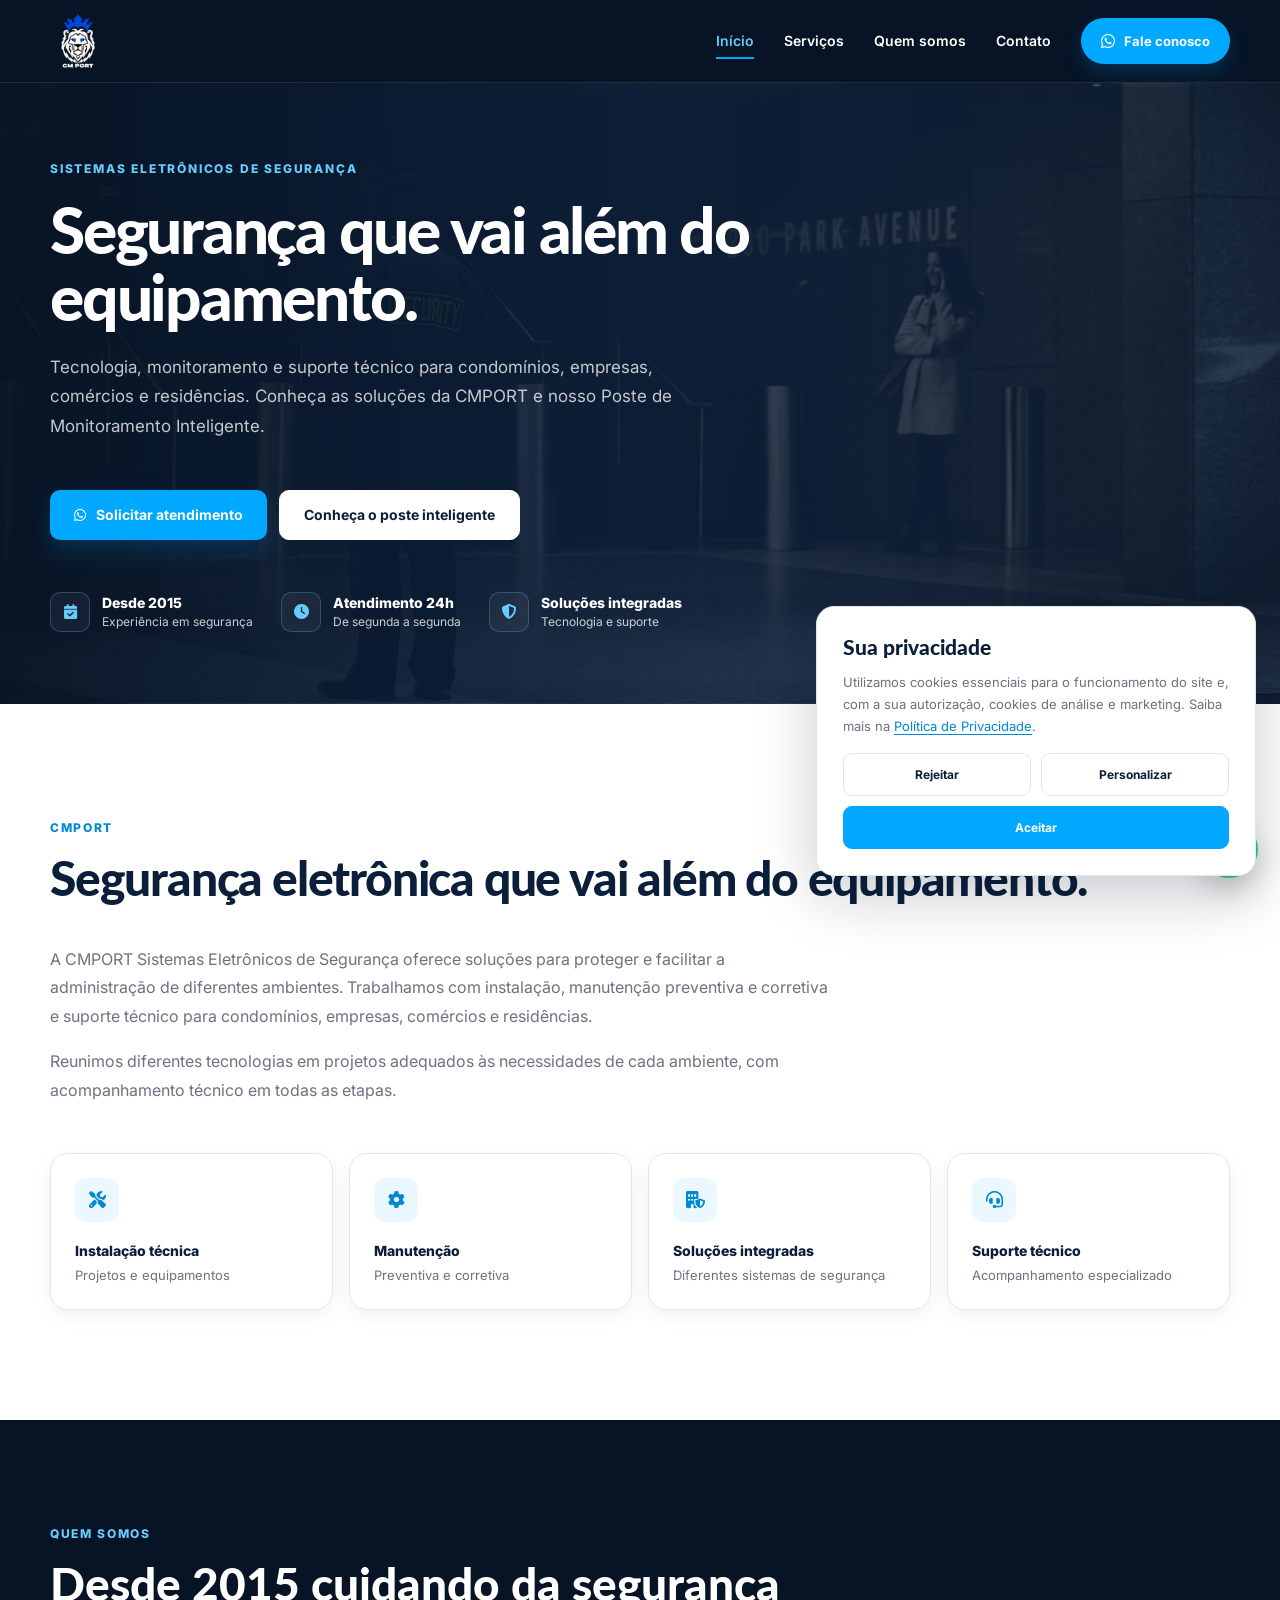
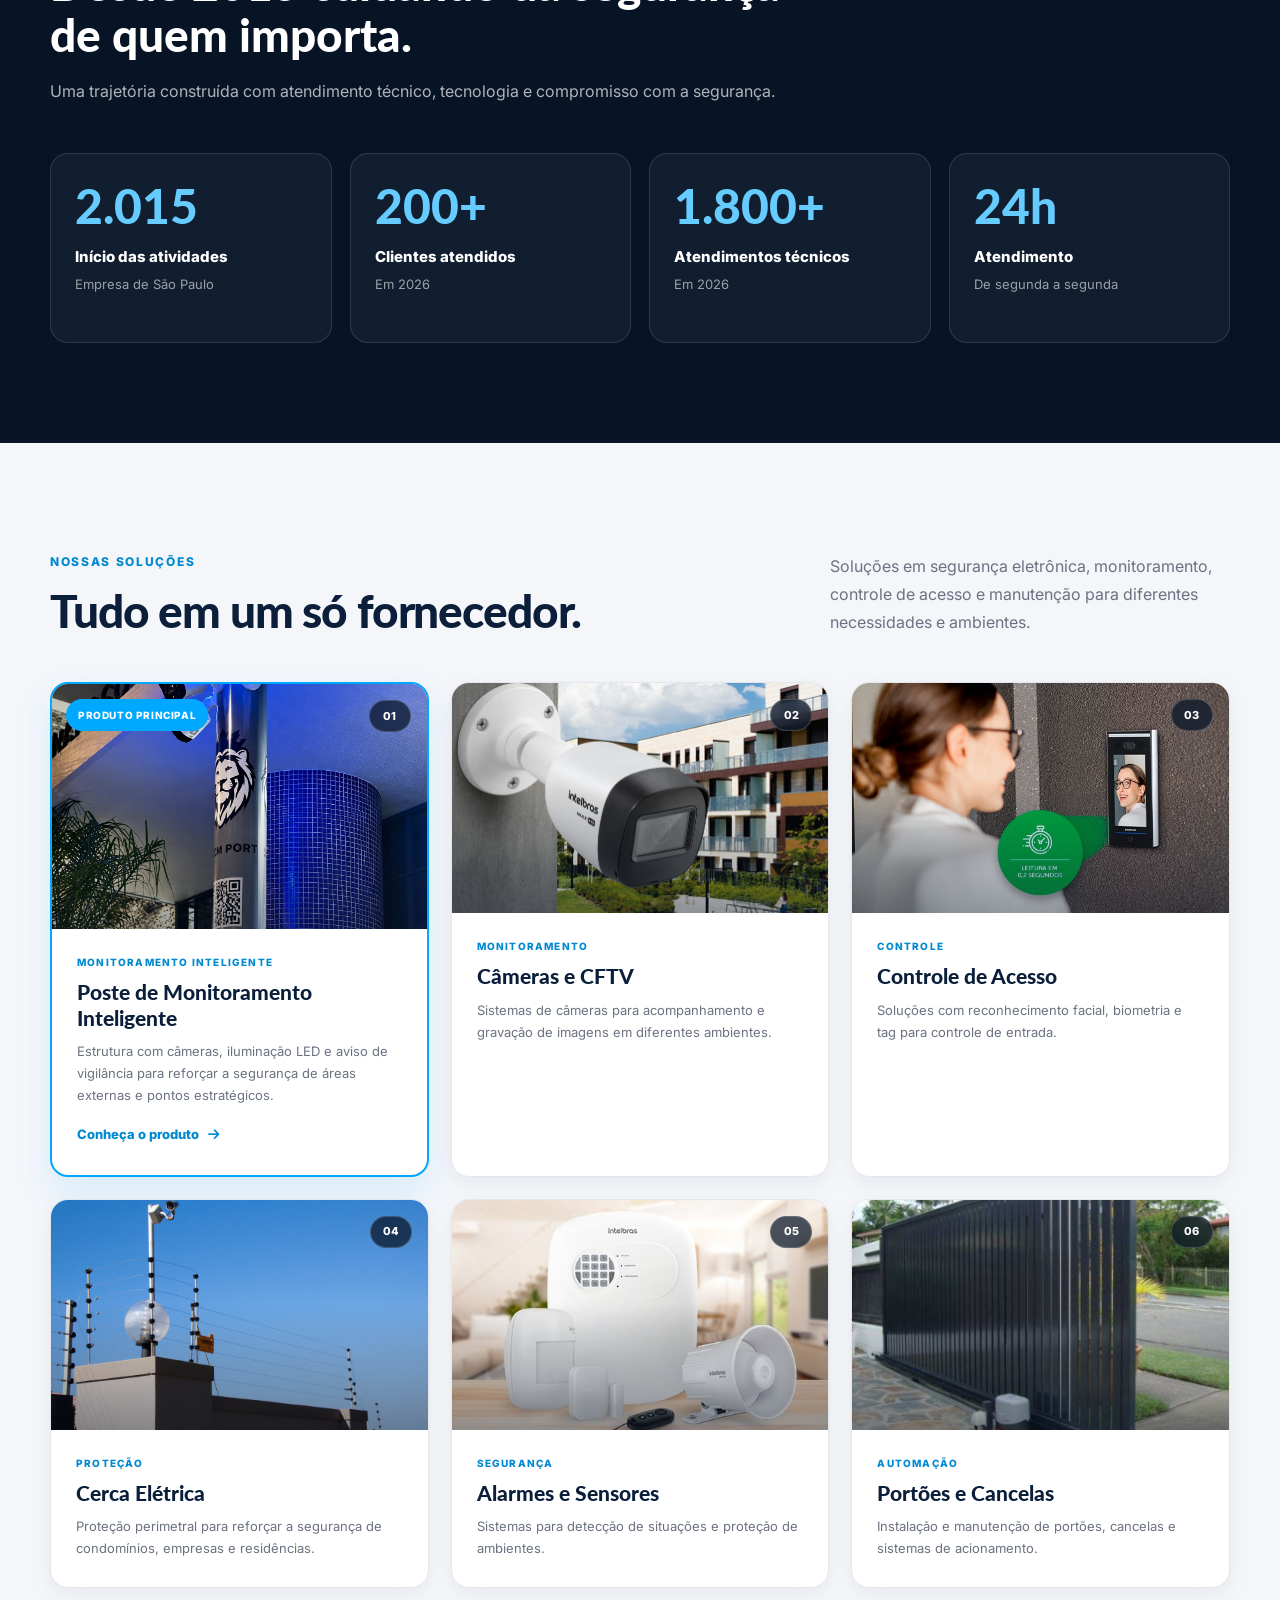
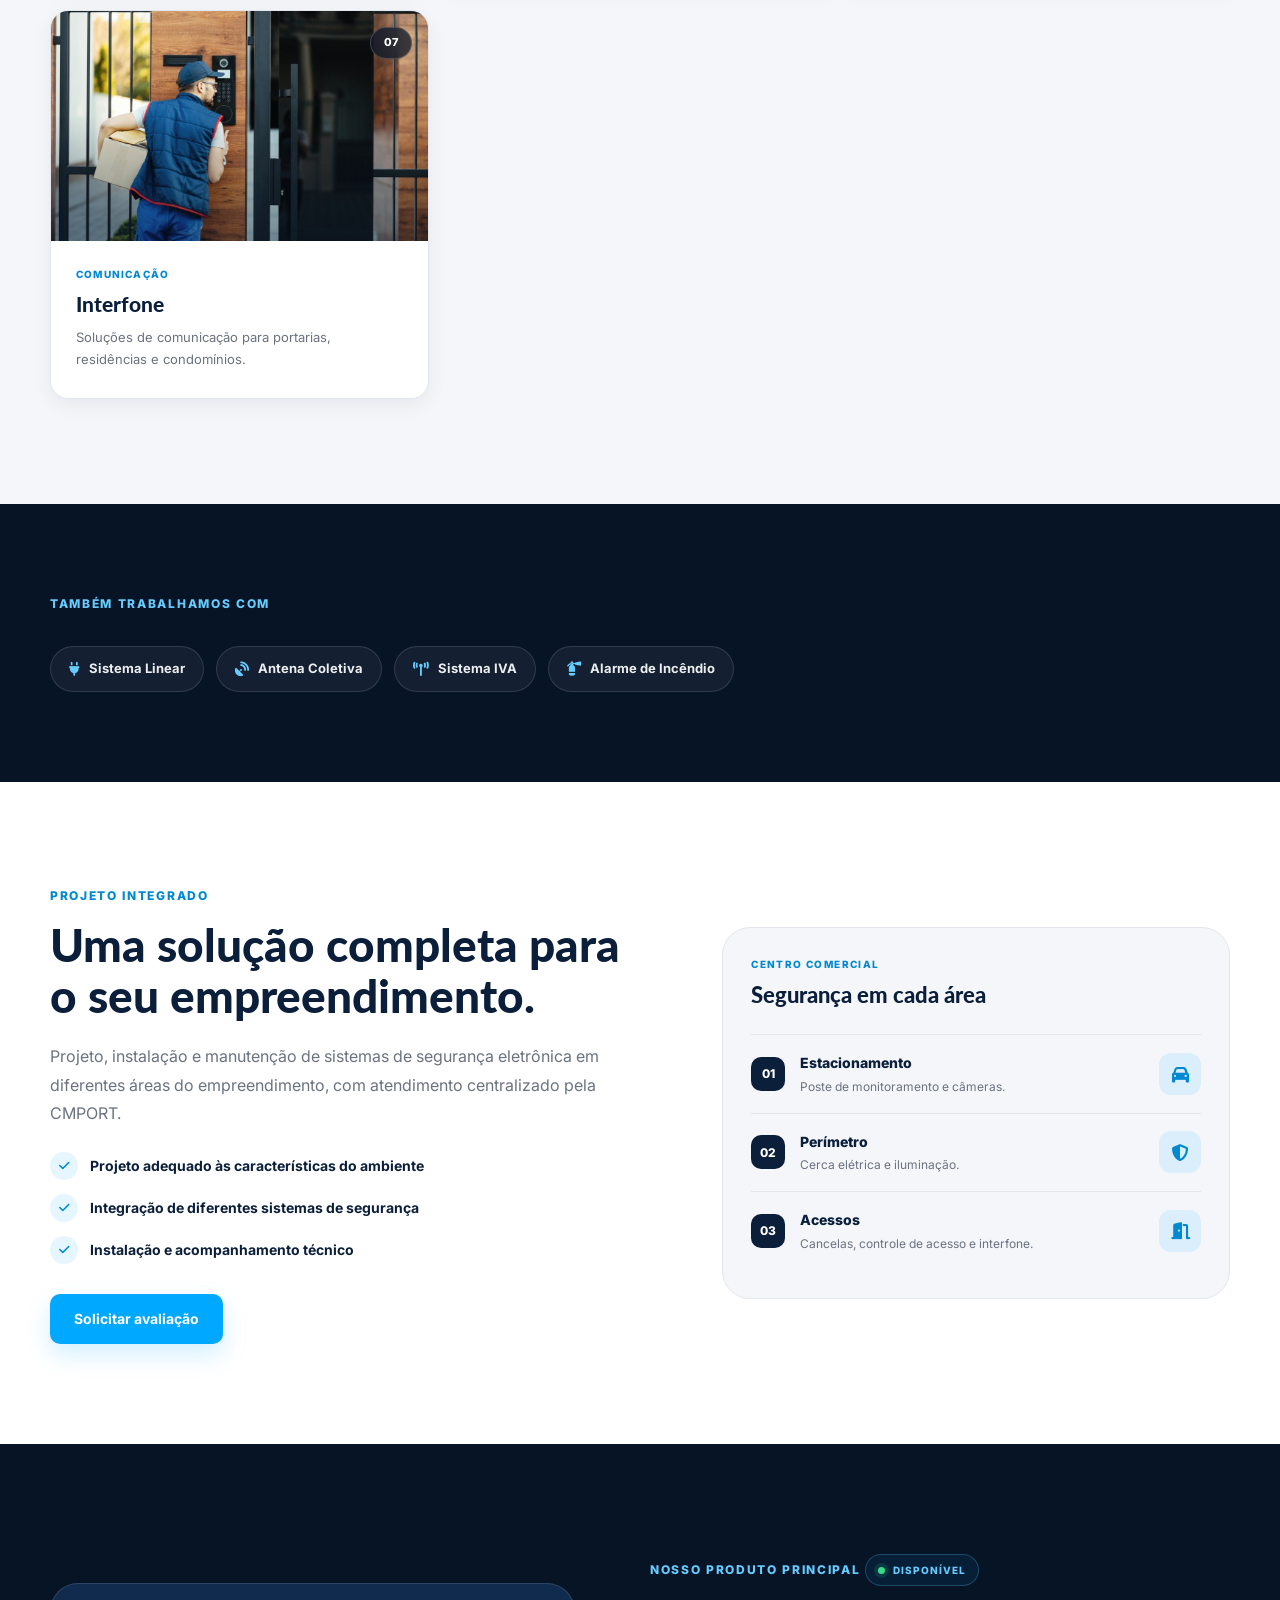
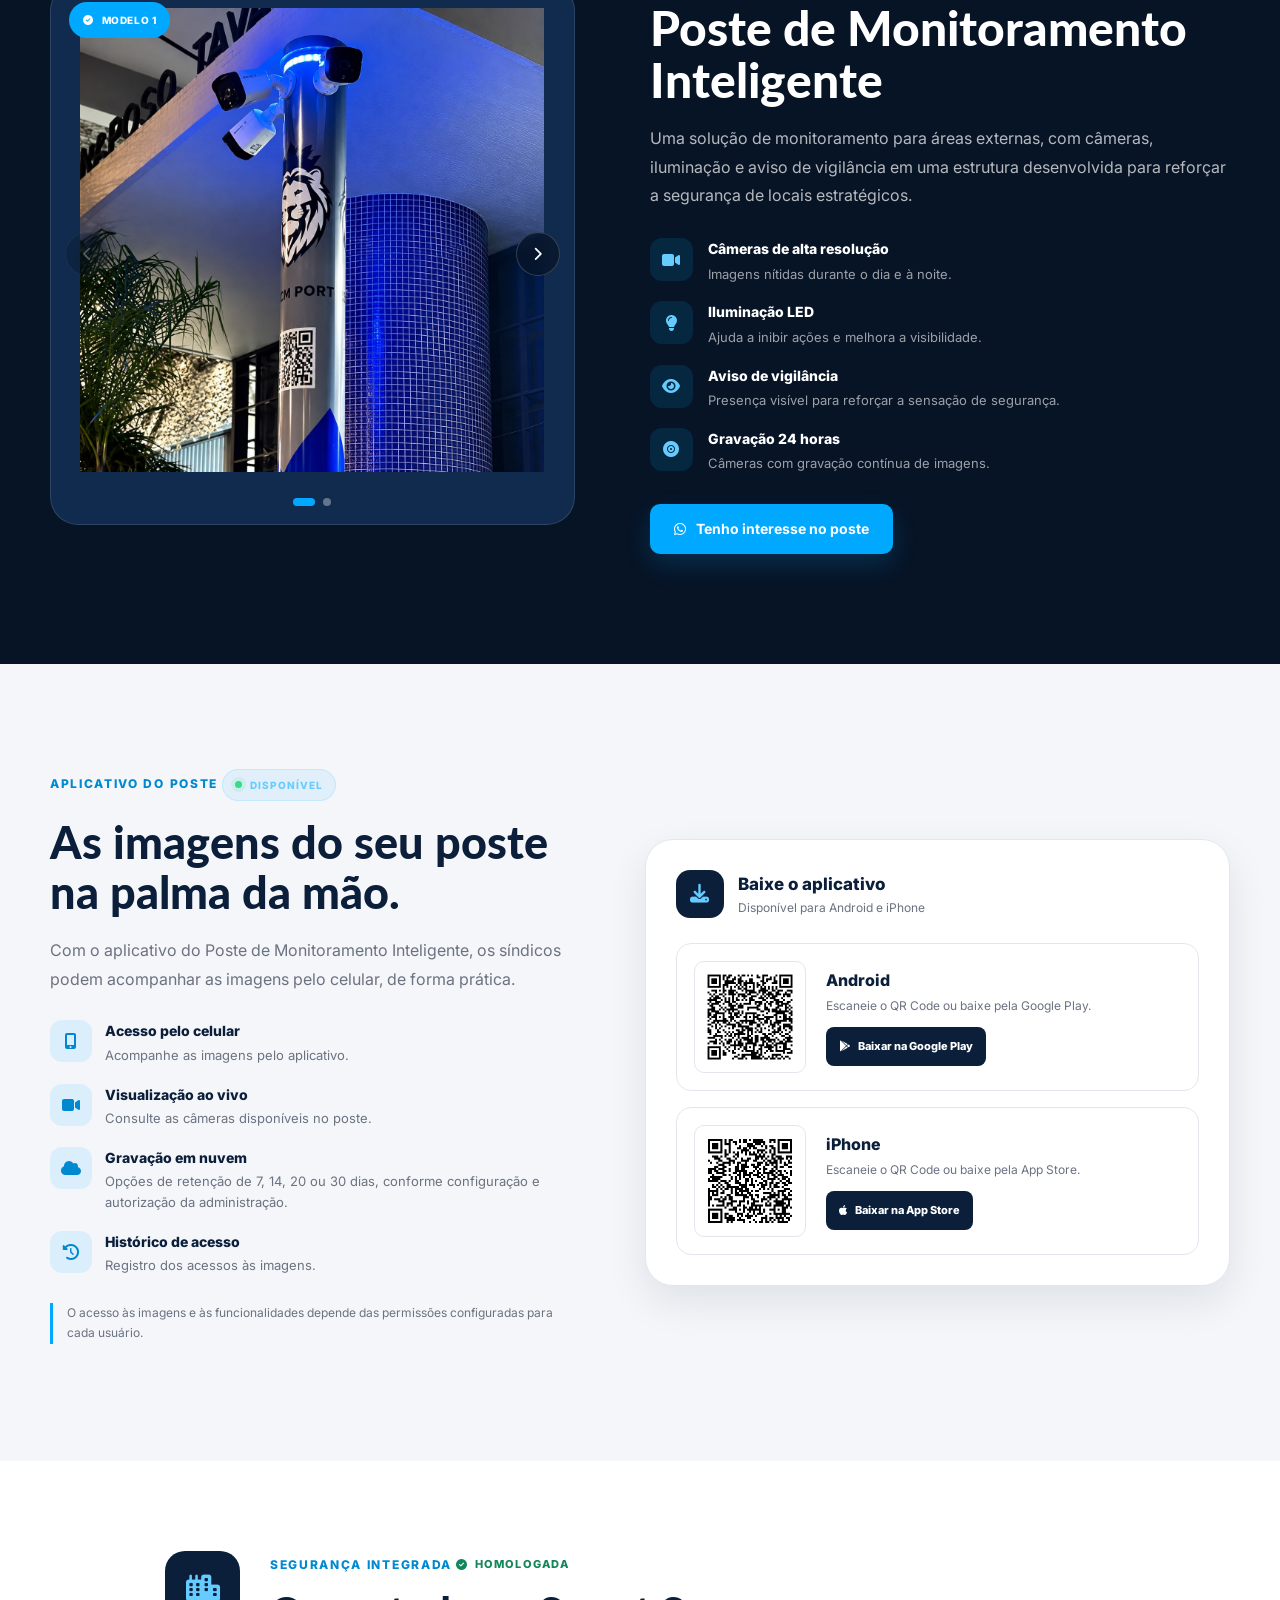
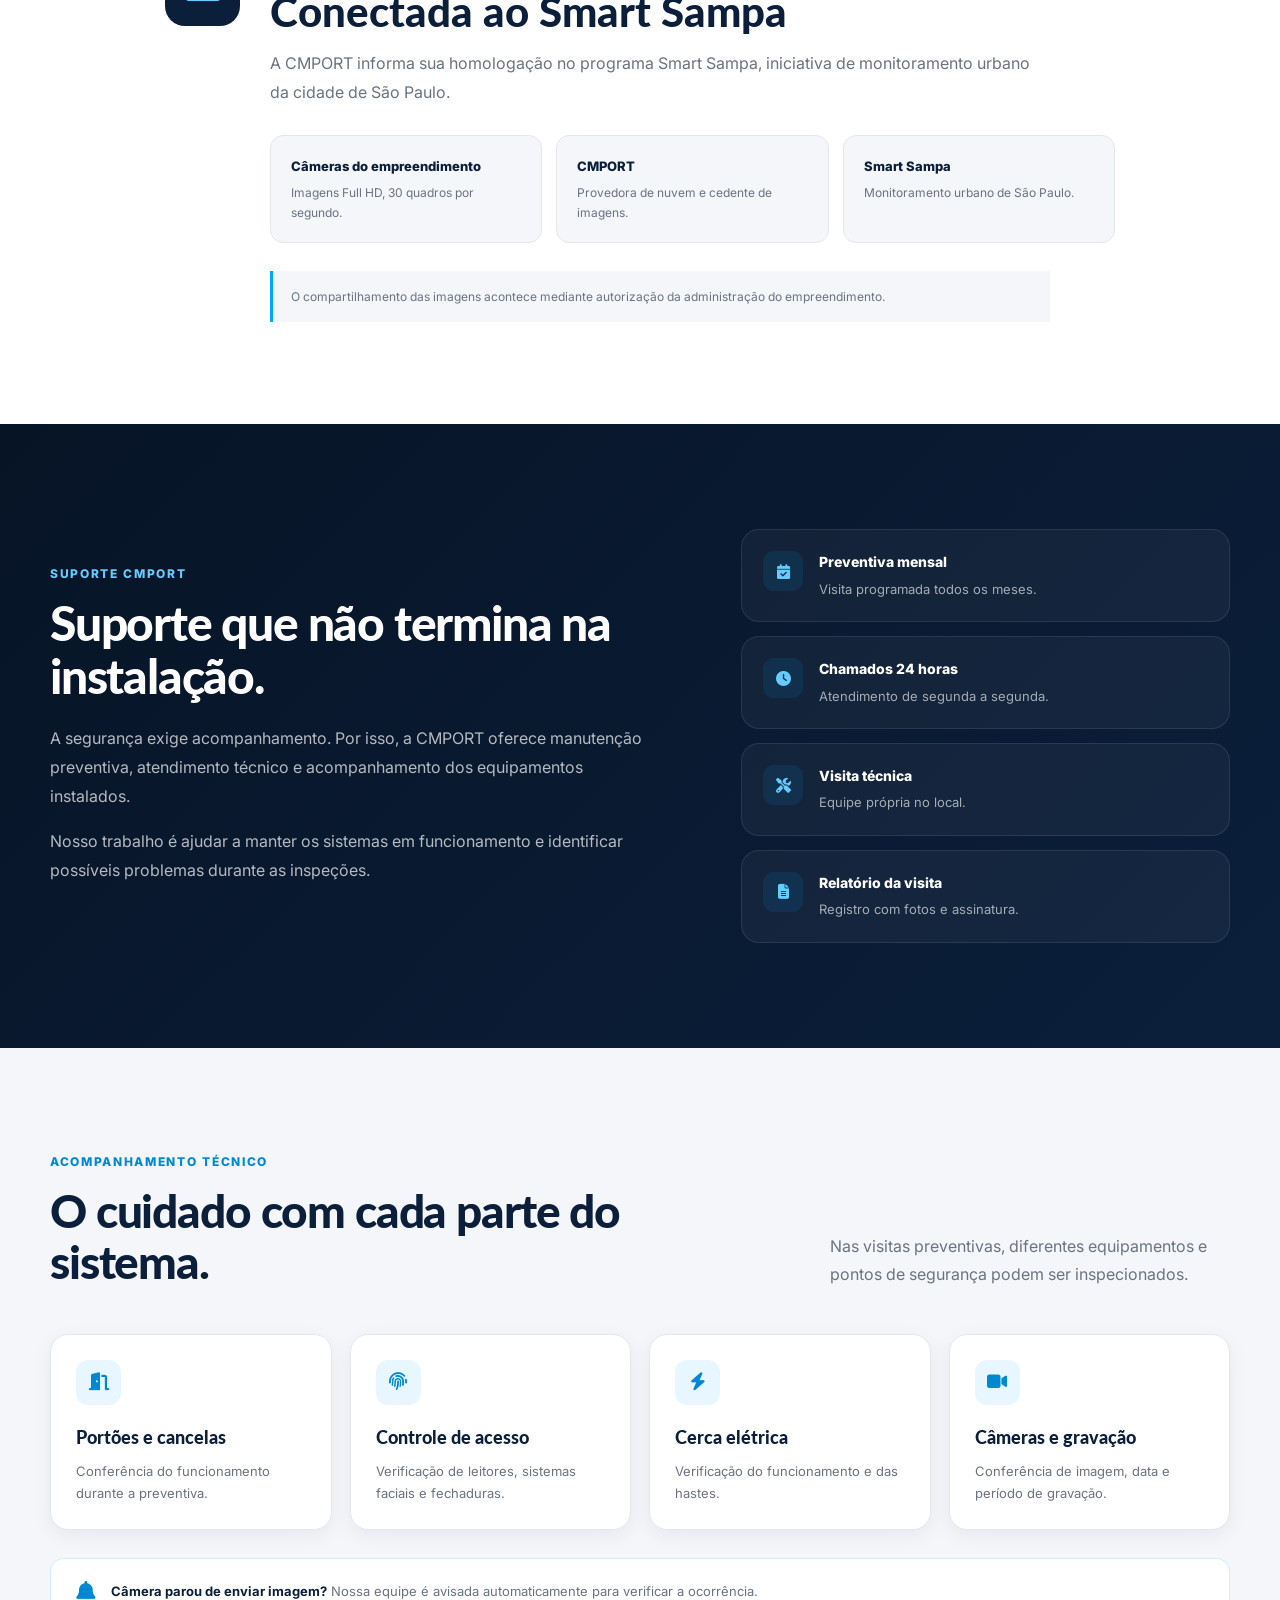
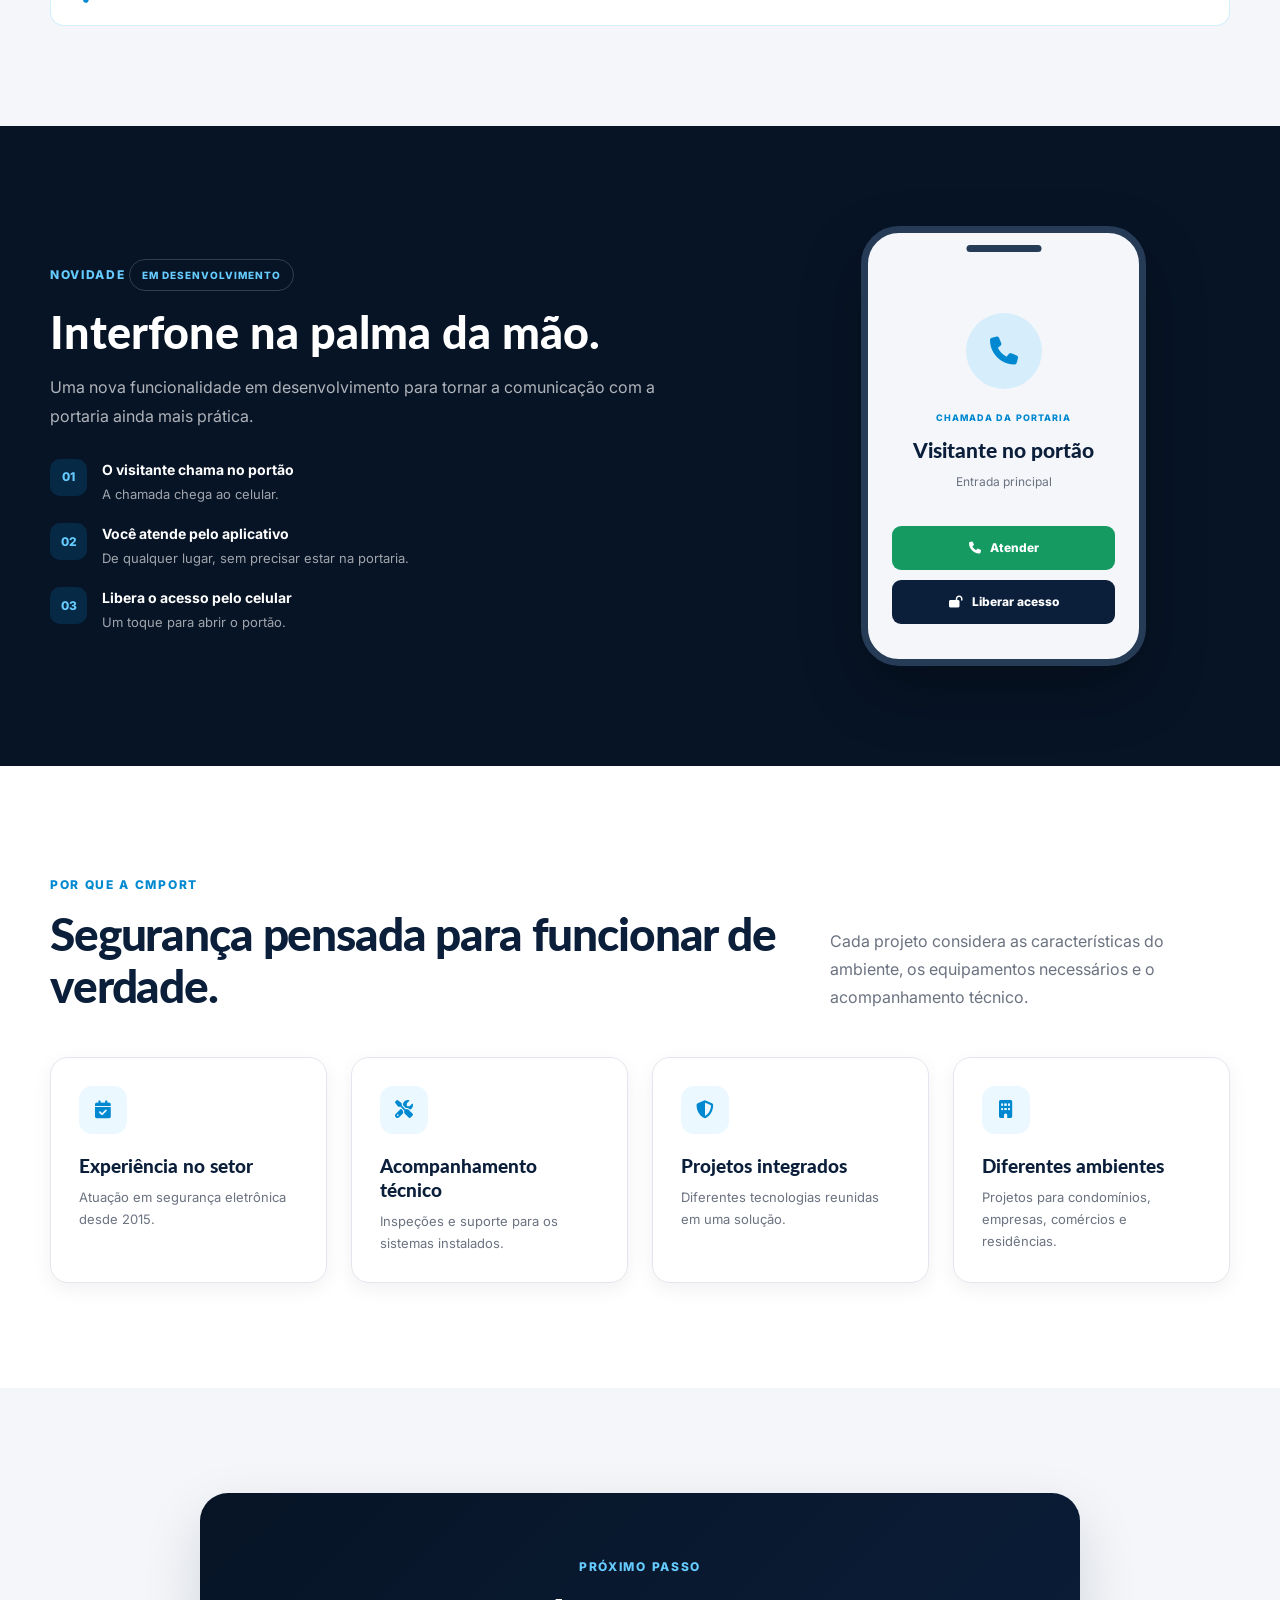
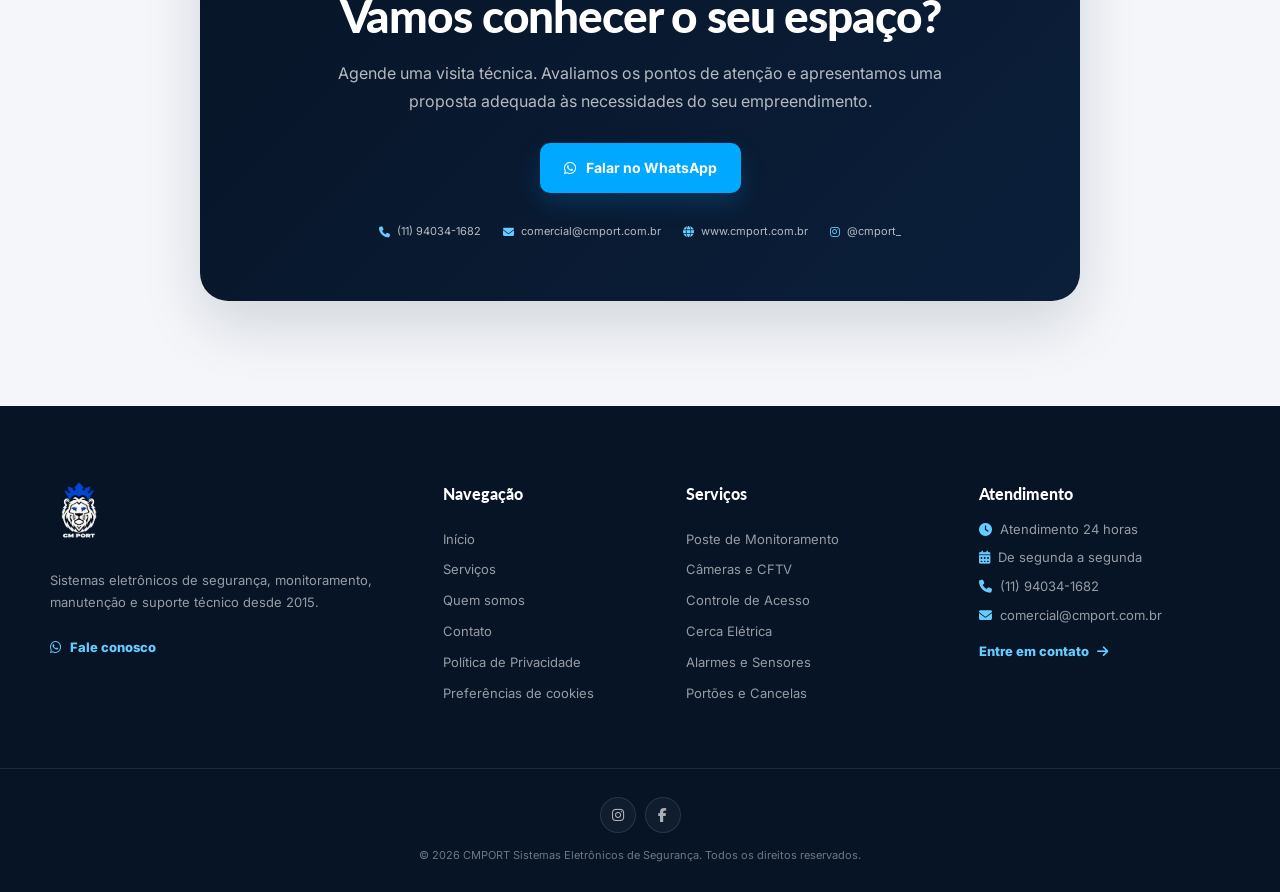
<file: index.html>
<!DOCTYPE html>
<html lang="pt-BR">
<head>
<meta charset="UTF-8">
<meta name="viewport" content="width=device-width, initial-scale=1.0">

<title>CMPORT | Segurança Eletrônica e Poste de Monitoramento Inteligente</title>

<meta name="description" content="Desde 2015, a CMPORT oferece soluções em segurança eletrônica, CFTV, controle de acesso, alarmes, cercas elétricas, portões e Poste de Monitoramento Inteligente.">
<meta name="author" content="CMPORT Sistemas Eletrônicos de Segurança">
<meta name="robots" content="index, follow">
<meta name="theme-color" content="#0B1F3B">

<link rel="canonical" href="https://www.cmport.com.br/">
<link rel="icon" type="image/png" href="Logo.png">

<meta property="og:type" content="website">
<meta property="og:locale" content="pt_BR">
<meta property="og:title" content="CMPORT | Segurança Eletrônica e Monitoramento Inteligente">
<meta property="og:description" content="Segurança que vai além do equipamento. Conheça as soluções da CMPORT e o Poste de Monitoramento Inteligente.">
<meta property="og:url" content="https://www.cmport.com.br/">
<meta property="og:site_name" content="CMPORT Sistemas Eletrônicos de Segurança">
<meta property="og:image" content="https://www.cmport.com.br/Logo.png">

<meta name="twitter:card" content="summary">
<meta name="twitter:title" content="CMPORT | Segurança Eletrônica">
<meta name="twitter:description" content="Soluções em segurança eletrônica, monitoramento e suporte técnico.">
<meta name="twitter:image" content="https://www.cmport.com.br/Logo.png">

<link rel="preconnect" href="https://fonts.googleapis.com">
<link rel="preconnect" href="https://fonts.gstatic.com" crossorigin>
<link rel="preconnect" href="https://cdnjs.cloudflare.com" crossorigin>
<link rel="preload" as="image" href="Imagens/security-service-hero-img-bg.jpg" fetchpriority="high">

<link href="https://fonts.googleapis.com/css2?family=Inter:wght@400;500;600;700;800&family=Lato:wght@400;700;900&display=swap" rel="stylesheet">

<link rel="preload" href="https://cdnjs.cloudflare.com/ajax/libs/font-awesome/6.5.2/css/all.min.css" as="style" onload="this.onload=null;this.rel='stylesheet'">
<noscript><link rel="stylesheet" href="https://cdnjs.cloudflare.com/ajax/libs/font-awesome/6.5.2/css/all.min.css"></noscript>
<link rel="stylesheet" href="estilo.css">

<script type="application/ld+json">
{
  "@context": "https://schema.org",
  "@graph": [
    {
      "@type": "Organization",
      "@id": "https://www.cmport.com.br/#organization",
      "name": "CMPORT Sistemas Eletrônicos de Segurança",
      "url": "https://www.cmport.com.br/",
      "logo": "https://www.cmport.com.br/Logo.png",
      "image": "https://www.cmport.com.br/Logo.png",
      "description": "Empresa de São Paulo especializada em segurança eletrônica, CFTV, controle de acesso, alarmes, cercas elétricas, portões, interfones, manutenção e Poste de Monitoramento Inteligente.",
      "telephone": "+55 11 94034-1682",
      "email": "comercial@cmport.com.br",
      "foundingDate": "2015",
      "address": {
        "@type": "PostalAddress",
        "addressLocality": "São Paulo",
        "addressRegion": "SP",
        "addressCountry": "BR"
      },
      "sameAs": [
        "https://www.instagram.com/cmport_/",
        "https://www.facebook.com/cmport.sistemas/"
      ]
    },
    {
      "@type": "WebSite",
      "@id": "https://www.cmport.com.br/#website",
      "url": "https://www.cmport.com.br/",
      "name": "CMPORT Sistemas Eletrônicos de Segurança",
      "publisher": {
        "@id": "https://www.cmport.com.br/#organization"
      },
      "inLanguage": "pt-BR"
    },
    {
      "@type": "Service",
      "@id": "https://www.cmport.com.br/#service",
      "name": "Serviços de Segurança Eletrônica",
      "url": "https://www.cmport.com.br/",
      "provider": {
        "@id": "https://www.cmport.com.br/#organization"
      },
      "serviceType": [
        "Poste de Monitoramento Inteligente",
        "Câmeras e CFTV",
        "Controle de Acesso",
        "Cerca Elétrica",
        "Alarmes e Sensores",
        "Portões e Cancelas",
        "Interfone",
        "Sistema Linear",
        "Antena Coletiva",
        "Sistema IVA",
        "Alarme de Incêndio"
      ]
    }
  ]
}
</script>
</head>

<body>

<header class="header">
    <div class="container header-container">

        <a href="index.html" class="logo" aria-label="CMPORT - Página inicial">
            <img src="Logo.png" alt="Logo da CMPORT Sistemas Eletrônicos de Segurança">
        </a>

        <button class="menu-toggle" type="button" aria-label="Abrir menu" aria-expanded="false">
            <i class="fa-solid fa-bars"></i>
        </button>

        <nav class="nav" aria-label="Navegação principal">
            <a href="index.html" class="active" aria-current="page">Início</a>
            <a href="serviços.html">Serviços</a>
            <a href="quem-somos.html">Quem somos</a>
            <a href="contato.html">Contato</a>

            <a href="https://api.whatsapp.com/send?phone=5511940341682&text=Ol%C3%A1%2C%20gostaria%20de%20solicitar%20um%20atendimento%20da%20CMPORT."
               class="nav-button"
               target="_blank"
               rel="noopener noreferrer"
               aria-label="Falar com a CMPORT pelo WhatsApp">
                <i class="fa-brands fa-whatsapp"></i>
                Fale conosco
            </a>
        </nav>

    </div>
</header>

<main>

    <!-- HERO -->
    <section class="hero hero-home">
        <div class="container hero-container">

            <div class="hero-content">
                <span class="hero-label">SISTEMAS ELETRÔNICOS DE SEGURANÇA</span>
                <h1>Segurança que vai além do equipamento.</h1>
                <p>
                    Tecnologia, monitoramento e suporte técnico para condomínios,
                    empresas, comércios e residências. Conheça as soluções da
                    CMPORT e nosso Poste de Monitoramento Inteligente.
                </p>
                <div class="hero-buttons">
                    <a href="https://api.whatsapp.com/send?phone=5511940341682&text=Ol%C3%A1%2C%20gostaria%20de%20solicitar%20um%20atendimento%20da%20CMPORT." class="btn btn-primary" target="_blank" rel="noopener noreferrer">
                        <i class="fa-brands fa-whatsapp"></i>
                        Solicitar atendimento
                    </a>
                    <a href="#poste-monitoramento" class="btn btn-secondary">Conheça o poste inteligente</a>
                </div>
            </div>

            <div class="hero-trust">
                <div class="trust-item">
                    <i class="fa-solid fa-calendar-check"></i>
                    <span><strong>Desde 2015</strong> Experiência em segurança</span>
                </div>
                <div class="trust-item">
                    <i class="fa-solid fa-clock"></i>
                    <span><strong>Atendimento 24h</strong> De segunda a segunda</span>
                </div>
                <div class="trust-item">
                    <i class="fa-solid fa-shield-halved"></i>
                    <span><strong>Soluções integradas</strong> Tecnologia e suporte</span>
                </div>
            </div>

        </div>
    </section>

    <!-- APRESENTAÇÃO INSTITUCIONAL -->
    <section class="intro">
        <div class="container">
            <span class="section-label">CMPORT</span>
            <h2>Segurança eletrônica que vai além do equipamento.</h2>
            <p>
                A CMPORT Sistemas Eletrônicos de Segurança oferece soluções
                para proteger e facilitar a administração de diferentes
                ambientes. Trabalhamos com instalação, manutenção preventiva
                e corretiva e suporte técnico para condomínios, empresas,
                comércios e residências.
            </p>
            <p>
                Reunimos diferentes tecnologias em projetos adequados
                às necessidades de cada ambiente, com acompanhamento
                técnico em todas as etapas.
            </p>
            <div class="intro-features">
                <div class="feature-item"><i class="fa-solid fa-screwdriver-wrench"></i><strong>Instalação técnica</strong><span>Projetos e equipamentos</span></div>
                <div class="feature-item"><i class="fa-solid fa-gear"></i><strong>Manutenção</strong><span>Preventiva e corretiva</span></div>
                <div class="feature-item"><i class="fa-solid fa-building-shield"></i><strong>Soluções integradas</strong><span>Diferentes sistemas de segurança</span></div>
                <div class="feature-item"><i class="fa-solid fa-headset"></i><strong>Suporte técnico</strong><span>Acompanhamento especializado</span></div>
            </div>
        </div>
    </section>

    <!-- HISTÓRIA E NÚMEROS -->
    <section class="company-numbers">
        <div class="container">
            <div class="numbers-heading">
                <span class="section-label">QUEM SOMOS</span>
                <h2>Desde 2015 cuidando da segurança de quem importa.</h2>
                <p>Uma trajetória construída com atendimento técnico, tecnologia e compromisso com a segurança.</p>
            </div>
            <div class="numbers-grid">
                <article class="number-card"><strong>2015</strong><h3>Início das atividades</h3><p>Empresa de São Paulo</p></article>
                <article class="number-card"><strong>200+</strong><h3>Clientes atendidos</h3><p>Em 2026</p></article>
                <article class="number-card"><strong>1.800+</strong><h3>Atendimentos técnicos</h3><p>Em 2026</p></article>
                <article class="number-card"><strong>24h</strong><h3>Atendimento</h3><p>De segunda a segunda</p></article>
            </div>
        </div>
    </section>

    <!-- SOLUÇÕES -->
    <section class="services">
        <div class="container">
            <div class="section-header">
                <div>
                    <span class="section-label">NOSSAS SOLUÇÕES</span>
                    <h2>Tudo em um só fornecedor.</h2>
                </div>
                <p>
                    Soluções em segurança eletrônica, monitoramento,
                    controle de acesso e manutenção para diferentes
                    necessidades e ambientes.
                </p>
            </div>
            <div class="services-grid">

                <article class="service-card featured-service-card">
                    <div class="service-image">
                        <img src="Imagens/Poste%20de%20Monitoramento1.jpeg" alt="Poste de Monitoramento Inteligente da CMPORT" loading="lazy">
                        <span class="service-number">01</span>
                        <span class="featured-service-badge">PRODUTO PRINCIPAL</span>
                    </div>
                    <div class="service-content">
                        <span class="service-category">MONITORAMENTO INTELIGENTE</span>
                        <h3>Poste de Monitoramento Inteligente</h3>
                        <p>Estrutura com câmeras, iluminação LED e aviso de vigilância para reforçar a segurança de áreas externas e pontos estratégicos.</p>
                        <a href="#poste-monitoramento" class="service-link">
                            Conheça o produto
                            <i class="fa-solid fa-arrow-right"></i>
                        </a>
                    </div>
                </article>

                <article class="service-card">
                    <div class="service-image">
                        <img src="Imagens/Camera%20de%20segurança.jpeg" alt="Câmeras de segurança e sistema de CFTV" loading="lazy">
                        <span class="service-number">02</span>
                    </div>
                    <div class="service-content">
                        <span class="service-category">MONITORAMENTO</span>
                        <h3>Câmeras e CFTV</h3>
                        <p>Sistemas de câmeras para acompanhamento e gravação de imagens em diferentes ambientes.</p>
                    </div>
                </article>

                <article class="service-card">
                    <div class="service-image">
                        <img src="Imagens/controle%20de%20acesso.jpeg" alt="Sistema de controle de acesso" loading="lazy">
                        <span class="service-number">03</span>
                    </div>
                    <div class="service-content">
                        <span class="service-category">CONTROLE</span>
                        <h3>Controle de Acesso</h3>
                        <p>Soluções com reconhecimento facial, biometria e tag para controle de entrada.</p>
                    </div>
                </article>

                <article class="service-card">
                    <div class="service-image">
                        <img src="Imagens/original-dc3877520bd2c9fdb4041e0e8166e64f.jpg" alt="Cerca elétrica para proteção perimetral" loading="lazy">
                        <span class="service-number">04</span>
                    </div>
                    <div class="service-content">
                        <span class="service-category">PROTEÇÃO</span>
                        <h3>Cerca Elétrica</h3>
                        <p>Proteção perimetral para reforçar a segurança de condomínios, empresas e residências.</p>
                    </div>
                </article>

                <article class="service-card">
                    <div class="service-image">
                        <img src="Imagens/alarme.jpeg" alt="Sistema de alarme e sensores de segurança" loading="lazy">
                        <span class="service-number">05</span>
                    </div>
                    <div class="service-content">
                        <span class="service-category">SEGURANÇA</span>
                        <h3>Alarmes e Sensores</h3>
                        <p>Sistemas para detecção de situações e proteção de ambientes.</p>
                    </div>
                </article>

                <article class="service-card">
                    <div class="service-image">
                        <img src="Imagens/manutencao-portao-automatico-1.jpg" alt="Manutenção de portões e cancelas automáticas" loading="lazy">
                        <span class="service-number">06</span>
                    </div>
                    <div class="service-content">
                        <span class="service-category">AUTOMAÇÃO</span>
                        <h3>Portões e Cancelas</h3>
                        <p>Instalação e manutenção de portões, cancelas e sistemas de acionamento.</p>
                    </div>
                </article>

                <article class="service-card">
                    <div class="service-image">
                        <img src="Imagens/back-view-deliverer-ringing-intercom-gate-customer-s-house-while-delivering-packages-1-1024x683.jpg" alt="Sistema de interfone para comunicação e acesso" loading="lazy">
                        <span class="service-number">07</span>
                    </div>
                    <div class="service-content">
                        <span class="service-category">COMUNICAÇÃO</span>
                        <h3>Interfone</h3>
                        <p>Soluções de comunicação para portarias, residências e condomínios.</p>
                    </div>
                </article>
            </div>
        </div>
    </section>

    <!-- OUTRAS SOLUÇÕES -->
    <section class="other-solutions">
        <div class="container">

            <h3 class="other-solutions-title">Também trabalhamos com</h3>

            <div class="solution-tags">
                <span><i class="fa-solid fa-plug"></i> Sistema Linear</span>
                <span><i class="fa-solid fa-satellite-dish"></i> Antena Coletiva</span>
                <span><i class="fa-solid fa-tower-broadcast"></i> Sistema IVA</span>
                <span><i class="fa-solid fa-fire-extinguisher"></i> Alarme de Incêndio</span>
            </div>

        </div>
    </section>

    <!-- PROJETO INTEGRADO -->
    <section class="integrated-project">
        <div class="container integrated-project-container">

            <div class="integrated-project-content">
                <span class="section-label">PROJETO INTEGRADO</span>
                <h2>Uma solução completa para o seu empreendimento.</h2>
                <p>
                    Projeto, instalação e manutenção de sistemas de
                    segurança eletrônica em diferentes áreas do
                    empreendimento, com atendimento centralizado
                    pela CMPORT.
                </p>
                <div class="integrated-points">
                    <div><i class="fa-solid fa-check"></i><span>Projeto adequado às características do ambiente</span></div>
                    <div><i class="fa-solid fa-check"></i><span>Integração de diferentes sistemas de segurança</span></div>
                    <div><i class="fa-solid fa-check"></i><span>Instalação e acompanhamento técnico</span></div>
                </div>
                <a href="https://api.whatsapp.com/send?phone=5511940341682&text=Ol%C3%A1%2C%20gostaria%20de%20conversar%20sobre%20um%20projeto%20integrado%20de%20seguran%C3%A7a." class="btn btn-primary" target="_blank" rel="noopener noreferrer">Solicitar avaliação</a>
            </div>

            <div class="commercial-areas">
                <div class="commercial-areas-heading">
                    <span>CENTRO COMERCIAL</span>
                    <strong>Segurança em cada área</strong>
                </div>
                <article class="commercial-area">
                    <span class="commercial-area-number">01</span>
                    <div><h3>Estacionamento</h3><p>Poste de monitoramento e câmeras.</p></div>
                    <i class="fa-solid fa-car"></i>
                </article>
                <article class="commercial-area">
                    <span class="commercial-area-number">02</span>
                    <div><h3>Perímetro</h3><p>Cerca elétrica e iluminação.</p></div>
                    <i class="fa-solid fa-shield-halved"></i>
                </article>
                <article class="commercial-area">
                    <span class="commercial-area-number">03</span>
                    <div><h3>Acessos</h3><p>Cancelas, controle de acesso e interfone.</p></div>
                    <i class="fa-solid fa-door-open"></i>
                </article>
            </div>

        </div>
    </section>

    <!-- POSTE DE MONITORAMENTO -->
    <section class="pole-section" id="poste-monitoramento">
        <div class="container">
            <div class="pole-grid">

                <div class="pole-carousel" data-carousel aria-roledescription="carrossel" aria-label="Modelos do Poste de Monitoramento Inteligente">
                    <div class="pole-carousel-track" data-carousel-track tabindex="0">
                        <figure class="pole-slide" aria-label="Modelo 1 de 2">
                            <span class="pole-image-label"><i class="fa-solid fa-circle-check"></i> MODELO 1</span>
                            <img src="Imagens/Poste%20de%20Monitoramento1.jpeg" alt="Poste de Monitoramento Inteligente da CMPORT, modelo 1, com câmeras e iluminação LED" draggable="false" loading="lazy">
                        </figure>
                        <figure class="pole-slide" aria-label="Modelo 2 de 2">
                            <span class="pole-image-label"><i class="fa-solid fa-circle-check"></i> MODELO 2</span>
                            <img src="Imagens/Poste%20de%20Monitoramento%202.jpeg" alt="Poste de Monitoramento Inteligente da CMPORT, modelo 2, com câmeras e iluminação LED" draggable="false" loading="lazy">
                        </figure>
                    </div>
                    <button class="pole-arrow pole-arrow-prev" type="button" data-carousel-prev aria-label="Modelo anterior"><i class="fa-solid fa-chevron-left"></i></button>
                    <button class="pole-arrow pole-arrow-next" type="button" data-carousel-next aria-label="Próximo modelo"><i class="fa-solid fa-chevron-right"></i></button>
                    <div class="pole-dots" data-carousel-dots>
                        <button type="button" class="active" aria-label="Ver modelo 1" aria-current="true"></button>
                        <button type="button" aria-label="Ver modelo 2"></button>
                    </div>
                </div>

                <div class="pole-content">
                    <span class="section-label">NOSSO PRODUTO PRINCIPAL</span>
                    <span class="availability-label"><span></span> DISPONÍVEL</span>
                    <h2>Poste de Monitoramento Inteligente</h2>
                    <p class="pole-description">
                        Uma solução de monitoramento para áreas externas,
                        com câmeras, iluminação e aviso de vigilância
                        em uma estrutura desenvolvida para reforçar
                        a segurança de locais estratégicos.
                    </p>
                    <div class="pole-features">
                        <article class="pole-feature"><i class="fa-solid fa-video"></i><div><h3>Câmeras de alta resolução</h3><p>Imagens nítidas durante o dia e à noite.</p></div></article>
                        <article class="pole-feature"><i class="fa-solid fa-lightbulb"></i><div><h3>Iluminação LED</h3><p>Ajuda a inibir ações e melhora a visibilidade.</p></div></article>
                        <article class="pole-feature"><i class="fa-solid fa-eye"></i><div><h3>Aviso de vigilância</h3><p>Presença visível para reforçar a sensação de segurança.</p></div></article>
                        <article class="pole-feature"><i class="fa-solid fa-record-vinyl"></i><div><h3>Gravação 24 horas</h3><p>Câmeras com gravação contínua de imagens.</p></div></article>
                    </div>
                    <a href="https://api.whatsapp.com/send?phone=5511940341682&text=Ol%C3%A1%2C%20quero%20saber%20mais%20sobre%20o%20Poste%20de%20Monitoramento%20Inteligente." class="btn btn-primary" target="_blank" rel="noopener noreferrer">
                        <i class="fa-brands fa-whatsapp"></i>
                        Tenho interesse no poste
                    </a>
                </div>

            </div>
        </div>
    </section>

    <!-- APLICATIVO DO POSTE -->
    <section class="app-section">
        <div class="container">
            <div class="app-grid">

                <div class="app-content">
                    <span class="section-label">APLICATIVO DO POSTE</span>
                    <span class="availability-label"><span></span> DISPONÍVEL</span>
                    <h2>As imagens do seu poste na palma da mão.</h2>
                    <p>
                        Com o aplicativo do Poste de Monitoramento Inteligente,
                        os síndicos podem acompanhar as imagens pelo celular,
                        de forma prática.
                    </p>
                    <div class="app-benefits">
                        <div><i class="fa-solid fa-mobile-screen-button"></i><span><strong>Acesso pelo celular</strong> Acompanhe as imagens pelo aplicativo.</span></div>
                        <div><i class="fa-solid fa-video"></i><span><strong>Visualização ao vivo</strong> Consulte as câmeras disponíveis no poste.</span></div>
                        <div><i class="fa-solid fa-cloud"></i><span><strong>Gravação em nuvem</strong> Opções de retenção de 7, 14, 20 ou 30 dias, conforme configuração e autorização da administração.</span></div>
                        <div><i class="fa-solid fa-clock-rotate-left"></i><span><strong>Histórico de acesso</strong> Registro dos acessos às imagens.</span></div>
                    </div>
                    <p class="app-note">
                        O acesso às imagens e às funcionalidades depende
                        das permissões configuradas para cada usuário.
                    </p>
                </div>

                <div class="app-download">
                    <div class="app-download-header">
                        <i class="fa-solid fa-download"></i>
                        <div><strong>Baixe o aplicativo</strong><span>Disponível para Android e iPhone</span></div>
                    </div>
                    <div class="app-store-options">
                        <article class="app-store-card">
                            <img src="Imagens/cmport_qr_android.png" alt="QR Code para baixar o aplicativo CMPORT na Google Play" loading="lazy">
                            <div>
                                <h3>Android</h3>
                                <p>Escaneie o QR Code ou baixe pela Google Play.</p>
                                <a href="https://play.google.com/store/apps/details?id=br.com.cmport.app" class="app-store-button" target="_blank" rel="noopener noreferrer"><i class="fa-brands fa-google-play"></i> Baixar na Google Play</a>
                            </div>
                        </article>
                        <article class="app-store-card">
                            <img src="Imagens/cmport_qr_ios.png" alt="QR Code para baixar o aplicativo CMPORT na App Store" loading="lazy">
                            <div>
                                <h3>iPhone</h3>
                                <p>Escaneie o QR Code ou baixe pela App Store.</p>
                                <a href="https://apps.apple.com/br/app/cmport/id6828667620" class="app-store-button" target="_blank" rel="noopener noreferrer"><i class="fa-brands fa-apple"></i> Baixar na App Store</a>
                            </div>
                        </article>
                    </div>
                </div>

            </div>
        </div>
    </section>

    <!-- SMART SAMPA -->
    <section class="smart-sampa-section">
        <div class="container">
            <div class="smart-sampa-content">
                <div class="smart-sampa-icon"><i class="fa-solid fa-city"></i></div>
                <div class="smart-sampa-text">
                    <span class="section-label">SEGURANÇA INTEGRADA</span>
                    <span class="homologation-label"><i class="fa-solid fa-circle-check"></i> HOMOLOGADA</span>
                    <h2>Conectada ao Smart Sampa</h2>
                    <p>
                        A CMPORT informa sua homologação no programa
                        Smart Sampa, iniciativa de monitoramento urbano
                        da cidade de São Paulo.
                    </p>
                    <div class="smart-sampa-details">
                        <div><strong>Câmeras do empreendimento</strong><span>Imagens Full HD, 30 quadros por segundo.</span></div>
                        <div><strong>CMPORT</strong><span>Provedora de nuvem e cedente de imagens.</span></div>
                        <div><strong>Smart Sampa</strong><span>Monitoramento urbano de São Paulo.</span></div>
                    </div>
                    <p class="smart-sampa-note">
                        O compartilhamento das imagens acontece mediante
                        autorização da administração do empreendimento.
                    </p>
                </div>
            </div>
        </div>
    </section>

    <!-- MANUTENÇÃO E SUPORTE -->
    <section class="maintenance">
        <div class="maintenance-background">
            <div class="container maintenance-content">

                <div class="maintenance-text">
                    <span class="section-label">SUPORTE CMPORT</span>
                    <h2>Suporte que não termina na instalação.</h2>
                    <p>
                        A segurança exige acompanhamento. Por isso,
                        a CMPORT oferece manutenção preventiva,
                        atendimento técnico e acompanhamento dos
                        equipamentos instalados.
                    </p>
                    <p>
                        Nosso trabalho é ajudar a manter os sistemas
                        em funcionamento e identificar possíveis
                        problemas durante as inspeções.
                    </p>
                </div>

                <div class="maintenance-list">
                    <div class="maintenance-item"><i class="fa-solid fa-calendar-check"></i><div><strong>Preventiva mensal</strong><span>Visita programada todos os meses.</span></div></div>
                    <div class="maintenance-item"><i class="fa-solid fa-clock"></i><div><strong>Chamados 24 horas</strong><span>Atendimento de segunda a segunda.</span></div></div>
                    <div class="maintenance-item"><i class="fa-solid fa-screwdriver-wrench"></i><div><strong>Visita técnica</strong><span>Equipe própria no local.</span></div></div>
                    <div class="maintenance-item"><i class="fa-solid fa-file-lines"></i><div><strong>Relatório da visita</strong><span>Registro com fotos e assinatura.</span></div></div>
                </div>

            </div>
        </div>
    </section>

    <!-- INSPEÇÃO PREVENTIVA -->
    <section class="inspection-section">
        <div class="container">
            <div class="section-header">
                <div>
                    <span class="section-label">ACOMPANHAMENTO TÉCNICO</span>
                    <h2>O cuidado com cada parte do sistema.</h2>
                </div>
                <p>
                    Nas visitas preventivas, diferentes equipamentos
                    e pontos de segurança podem ser inspecionados.
                </p>
            </div>
            <div class="inspection-grid">
                <article class="inspection-card"><i class="fa-solid fa-door-open"></i><h3>Portões e cancelas</h3><p>Conferência do funcionamento durante a preventiva.</p></article>
                <article class="inspection-card"><i class="fa-solid fa-fingerprint"></i><h3>Controle de acesso</h3><p>Verificação de leitores, sistemas faciais e fechaduras.</p></article>
                <article class="inspection-card"><i class="fa-solid fa-bolt"></i><h3>Cerca elétrica</h3><p>Verificação do funcionamento e das hastes.</p></article>
                <article class="inspection-card"><i class="fa-solid fa-video"></i><h3>Câmeras e gravação</h3><p>Conferência de imagem, data e período de gravação.</p></article>
            </div>
            <div class="inspection-alert">
                <i class="fa-solid fa-bell"></i>
                <p>
                    <strong>Câmera parou de enviar imagem?</strong>
                    Nossa equipe é avisada automaticamente para verificar a ocorrência.
                </p>
            </div>
        </div>
    </section>

    <!-- INTERFONE EM DESENVOLVIMENTO -->
    <section class="intercom-future">
        <div class="container">
            <div class="intercom-future-content">

                <div class="intercom-future-text">
                    <span class="section-label">NOVIDADE</span>
                    <span class="development-label">EM DESENVOLVIMENTO</span>
                    <h2>Interfone na palma da mão.</h2>
                    <p>
                        Uma nova funcionalidade em desenvolvimento
                        para tornar a comunicação com a portaria
                        ainda mais prática.
                    </p>
                    <div class="intercom-steps">
                        <div><span>01</span><p><strong>O visitante chama no portão</strong> A chamada chega ao celular.</p></div>
                        <div><span>02</span><p><strong>Você atende pelo aplicativo</strong> De qualquer lugar, sem precisar estar na portaria.</p></div>
                        <div><span>03</span><p><strong>Libera o acesso pelo celular</strong> Um toque para abrir o portão.</p></div>
                    </div>
                </div>

                <div class="intercom-visual">
                    <div class="intercom-phone">
                        <div class="intercom-phone-top"></div>
                        <div class="intercom-call-icon"><i class="fa-solid fa-phone"></i></div>
                        <span class="intercom-call-label">CHAMADA DA PORTARIA</span>
                        <h3>Visitante no portão</h3>
                        <p>Entrada principal</p>
                        <div class="intercom-actions">
                            <span><i class="fa-solid fa-phone"></i> Atender</span>
                            <span><i class="fa-solid fa-lock-open"></i> Liberar acesso</span>
                        </div>
                    </div>
                </div>

            </div>
        </div>
    </section>

    <!-- POR QUE A CMPORT -->
    <section class="why-cmport">
        <div class="container">
            <div class="section-header">
                <div>
                    <span class="section-label">POR QUE A CMPORT</span>
                    <h2>Segurança pensada para funcionar de verdade.</h2>
                </div>
                <p>
                    Cada projeto considera as características do ambiente,
                    os equipamentos necessários e o acompanhamento técnico.
                </p>
            </div>
            <div class="why-grid">
                <article class="why-card"><i class="fa-solid fa-calendar-check"></i><h3>Experiência no setor</h3><p>Atuação em segurança eletrônica desde 2015.</p></article>
                <article class="why-card"><i class="fa-solid fa-screwdriver-wrench"></i><h3>Acompanhamento técnico</h3><p>Inspeções e suporte para os sistemas instalados.</p></article>
                <article class="why-card"><i class="fa-solid fa-shield-halved"></i><h3>Projetos integrados</h3><p>Diferentes tecnologias reunidas em uma solução.</p></article>
                <article class="why-card"><i class="fa-solid fa-building"></i><h3>Diferentes ambientes</h3><p>Projetos para condomínios, empresas, comércios e residências.</p></article>
            </div>
        </div>
    </section>

    <!-- CTA FINAL -->
    <section class="cta">
        <div class="container cta-container">
            <div class="cta-content">
                <span class="section-label">PRÓXIMO PASSO</span>
                <h2>Vamos conhecer o seu espaço?</h2>
                <p>
                    Agende uma visita técnica. Avaliamos os pontos de atenção
                    e apresentamos uma proposta adequada às necessidades
                    do seu empreendimento.
                </p>
                <a href="https://api.whatsapp.com/send?phone=5511940341682&text=Ol%C3%A1%2C%20gostaria%20de%20agendar%20uma%20visita%20t%C3%A9cnica%20com%20a%20CMPORT." class="btn btn-primary" target="_blank" rel="noopener noreferrer">
                    <i class="fa-brands fa-whatsapp"></i>
                    Falar no WhatsApp
                </a>
                <div class="cta-contact-details">
                    <span><i class="fa-solid fa-phone"></i> (11) 94034-1682</span>
                    <span><i class="fa-solid fa-envelope"></i> comercial@cmport.com.br</span>
                    <span><i class="fa-solid fa-globe"></i> www.cmport.com.br</span>
                    <span><i class="fa-brands fa-instagram"></i> @cmport_</span>
                </div>
            </div>
        </div>
    </section>
</main>

<!-- RODAPÉ -->
<footer class="footer">

    <div class="container footer-container">

        <div class="footer-brand">
            <a href="index.html" class="footer-logo" aria-label="CMPORT - Página inicial">
                <img src="Logo.png" alt="CMPORT Sistemas Eletrônicos de Segurança">
            </a>
            <p>
                Sistemas eletrônicos de segurança, monitoramento,
                manutenção e suporte técnico desde 2015.
            </p>
            <a href="https://api.whatsapp.com/send?phone=5511940341682&text=Ol%C3%A1%2C%20gostaria%20de%20solicitar%20um%20atendimento%20da%20CMPORT." class="footer-whatsapp" target="_blank" rel="noopener noreferrer">
                <i class="fa-brands fa-whatsapp"></i>
                Fale conosco
            </a>
        </div>

        <div class="footer-column">
            <h3>Navegação</h3>
            <a href="index.html">Início</a>
            <a href="serviços.html">Serviços</a>
            <a href="quem-somos.html">Quem somos</a>
            <a href="contato.html">Contato</a>
            <a href="politica.html">Política de Privacidade</a>
            <a href="#" data-cookie-settings>Preferências de cookies</a>
        </div>

        <div class="footer-column">
            <h3>Serviços</h3>
            <a href="index.html#poste-monitoramento">Poste de Monitoramento</a>
            <a href="serviços.html">Câmeras e CFTV</a>
            <a href="serviços.html">Controle de Acesso</a>
            <a href="serviços.html">Cerca Elétrica</a>
            <a href="serviços.html">Alarmes e Sensores</a>
            <a href="serviços.html">Portões e Cancelas</a>
        </div>

        <div class="footer-contact">
            <h3>Atendimento</h3>
            <span><i class="fa-solid fa-clock"></i> Atendimento 24 horas</span>
            <span><i class="fa-solid fa-calendar-days"></i> De segunda a segunda</span>
            <span><i class="fa-solid fa-phone"></i> (11) 94034-1682</span>
            <span><i class="fa-solid fa-envelope"></i> comercial@cmport.com.br</span>
            <a href="contato.html" class="footer-contact-link">
                Entre em contato
                <i class="fa-solid fa-arrow-right"></i>
            </a>
        </div>

    </div>

    <div class="footer-bottom">
        <div class="container footer-bottom-inner">
            <div class="footer-social">
                <a href="https://www.instagram.com/cmport_/" target="_blank" rel="noopener noreferrer" aria-label="Instagram da CMPORT"><i class="fa-brands fa-instagram"></i></a>
                <a href="https://www.facebook.com/cmport.sistemas/" target="_blank" rel="noopener noreferrer" aria-label="Facebook da CMPORT"><i class="fa-brands fa-facebook-f"></i></a>
            </div>
            <p>© 2026 CMPORT Sistemas Eletrônicos de Segurança. Todos os direitos reservados.</p>
        </div>
    </div>

</footer>

<!-- WHATSAPP FLUTUANTE -->
<a href="https://api.whatsapp.com/send?phone=5511940341682&text=Ol%C3%A1%2C%20gostaria%20de%20solicitar%20um%20atendimento%20da%20CMPORT."
   class="whatsapp-float"
   target="_blank"
   rel="noopener noreferrer"
   aria-label="Falar com a CMPORT pelo WhatsApp">
    <i class="fa-brands fa-whatsapp"></i>
</a>

<!-- AVISO DE COOKIES -->
<div class="cookie-banner" id="cookie-banner" role="dialog" aria-labelledby="cookie-banner-title" aria-describedby="cookie-banner-text" hidden>
    <h2 id="cookie-banner-title">Sua privacidade</h2>
    <p id="cookie-banner-text">
        Utilizamos cookies essenciais para o funcionamento do site e, com a sua
        autorização, cookies de análise e marketing. Saiba mais na
        <a href="politica.html">Política de Privacidade</a>.
    </p>
    <div class="cookie-actions">
        <button type="button" id="cookie-reject" class="cookie-reject">Rejeitar</button>
        <button type="button" id="cookie-settings" class="cookie-settings">Personalizar</button>
        <button type="button" id="cookie-accept" class="cookie-accept">Aceitar</button>
    </div>
</div>

<div class="cookie-preferences" id="cookie-preferences" hidden>
    <div class="cookie-preferences-panel" role="dialog" aria-modal="true" aria-labelledby="cookie-preferences-title">
        <h2 id="cookie-preferences-title">Preferências de cookies</h2>
        <p>Escolha quais categorias de cookies você autoriza. Você pode alterar a decisão a qualquer momento.</p>
        <label class="cookie-essential">
            <input type="checkbox" checked disabled>
            <span><strong>Essenciais</strong><br>Necessários para o funcionamento do site. Sempre ativos.</span>
        </label>
        <label class="cookie-essential">
            <input type="checkbox" id="cookie-analytics">
            <span><strong>Análise</strong><br>Ajudam a entender como o site é utilizado.</span>
        </label>
        <label class="cookie-essential">
            <input type="checkbox" id="cookie-marketing">
            <span><strong>Marketing</strong><br>Usados para campanhas e comunicação relevante.</span>
        </label>
        <div class="cookie-actions">
            <button type="button" id="cookie-cancel">Cancelar</button>
            <button type="button" id="cookie-save" class="cookie-accept">Salvar preferências</button>
        </div>
    </div>
</div>

<script src="script.js"></script>

</body>
</html>
</file>
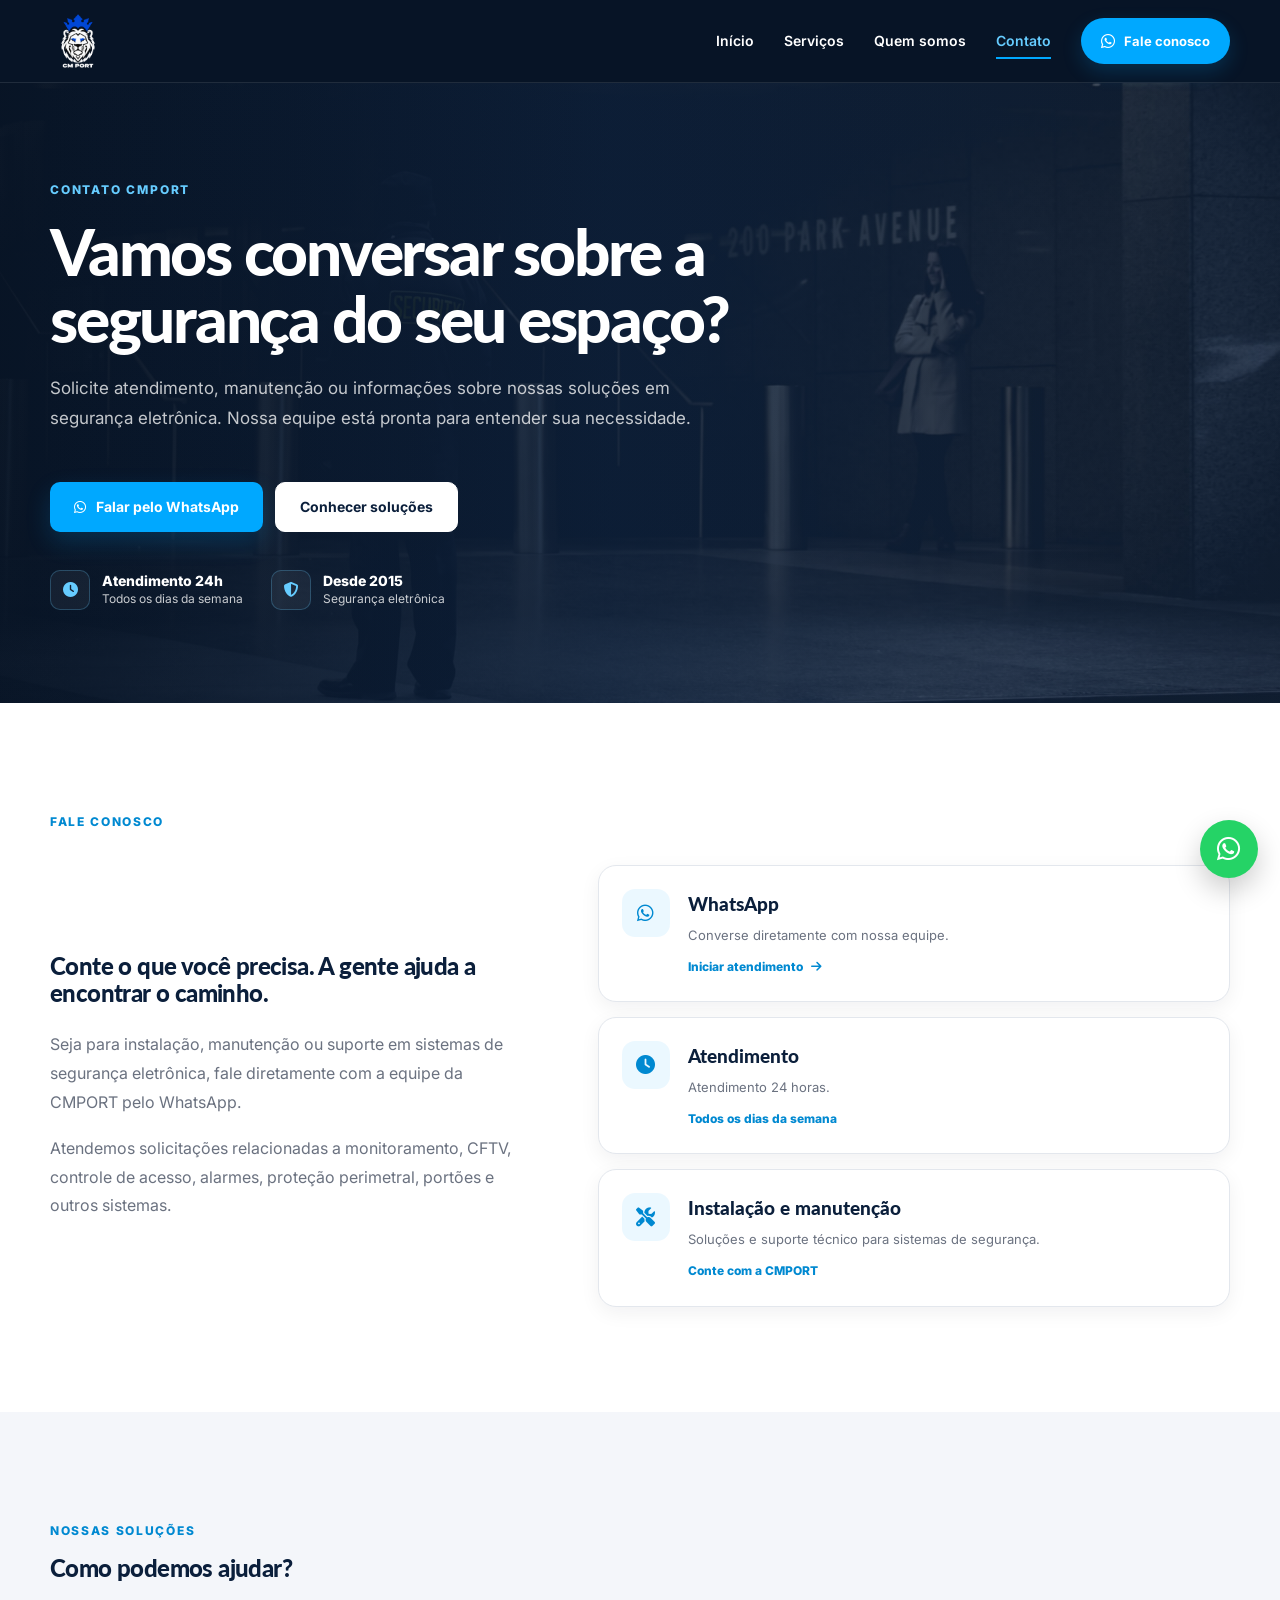
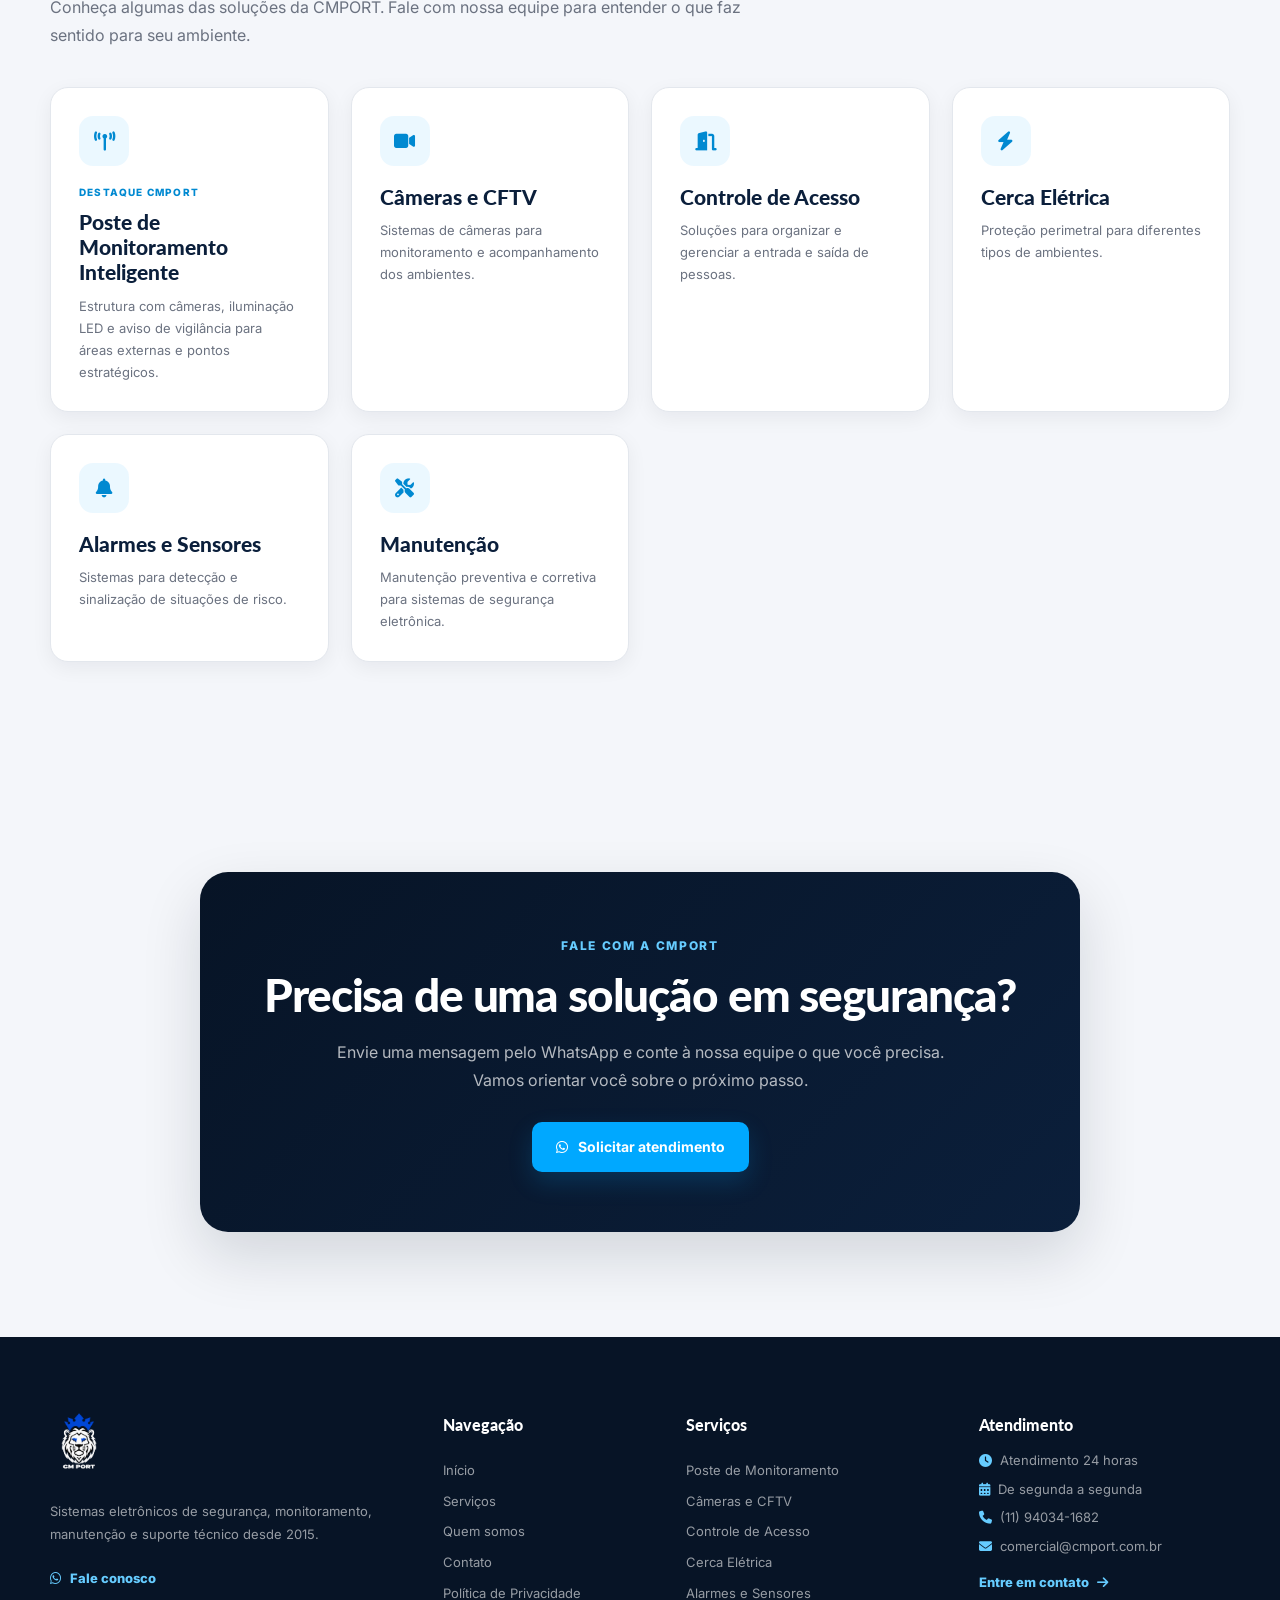
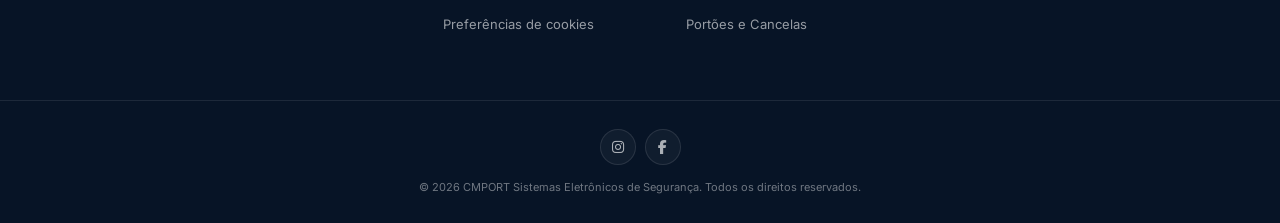
<file: contato.html>
<!DOCTYPE html>
<html lang="pt-BR">
<head>
    <meta charset="UTF-8">
    <meta name="viewport" content="width=device-width, initial-scale=1.0">
    <title>Contato | CMPORT Segurança Eletrônica</title>
    <meta name="description" content="Fale com a CMPORT para solicitar atendimento, manutenção ou conhecer o Poste de Monitoramento Inteligente e nossas soluções em segurança eletrônica.">
    <meta name="author" content="CMPORT Sistemas Eletrônicos de Segurança">
    <meta name="robots" content="index, follow">
    <meta name="theme-color" content="#0B1F3B">
    <link rel="canonical" href="https://www.cmport.com.br/contato.html">
    <link rel="icon" type="image/png" href="Logo.png">

    <meta property="og:type" content="website">
    <meta property="og:locale" content="pt_BR">
    <meta property="og:title" content="Contato | CMPORT Segurança Eletrônica">
    <meta property="og:description" content="Solicite atendimento à CMPORT e conheça nossas soluções em monitoramento e segurança eletrônica.">
    <meta property="og:url" content="https://www.cmport.com.br/contato.html">
    <meta property="og:site_name" content="CMPORT Sistemas Eletrônicos de Segurança">
    <meta property="og:image" content="https://www.cmport.com.br/Logo.png">

    <meta name="twitter:card" content="summary">
    <meta name="twitter:title" content="Contato | CMPORT Segurança Eletrônica">
    <meta name="twitter:description" content="Fale com a CMPORT para solicitar atendimento e conhecer nossas soluções.">
    <meta name="twitter:image" content="https://www.cmport.com.br/Logo.png">

    <link rel="preconnect" href="https://fonts.googleapis.com">
    <link rel="preconnect" href="https://fonts.gstatic.com" crossorigin>
    <link href="https://fonts.googleapis.com/css2?family=Inter:wght@400;500;600;700;800&family=Lato:wght@400;700;900&display=swap" rel="stylesheet">

    <link rel="stylesheet" href="https://cdnjs.cloudflare.com/ajax/libs/font-awesome/6.5.2/css/all.min.css">
    <link rel="stylesheet" href="estilo.css">

    <script type="application/ld+json">
    {
      "@context":"https://schema.org",
      "@type":"ContactPage",
      "@id":"https://www.cmport.com.br/contato.html#contact",
      "url":"https://www.cmport.com.br/contato.html",
      "name":"Contato | CMPORT Sistemas Eletrônicos de Segurança",
      "description":"Entre em contato com a CMPORT para solicitar atendimento e conhecer soluções em segurança eletrônica.",
      "isPartOf":{"@id":"https://www.cmport.com.br/#website"},
      "about":{"@id":"https://www.cmport.com.br/#organization"},
      "inLanguage":"pt-BR"
    }
    </script>
</head>

<body>

<header class="header">
    <div class="container header-container">

        <a href="index.html" class="logo" aria-label="CMPORT - Página inicial">
            <img src="Logo.png" alt="Logo da CMPORT Sistemas Eletrônicos de Segurança">
        </a>

        <button class="menu-toggle" type="button" aria-label="Abrir menu" aria-expanded="false">
            <i class="fa-solid fa-bars"></i>
        </button>

        <nav class="nav" aria-label="Navegação principal">
            <a href="index.html">Início</a>
            <a href="serviços.html">Serviços</a>
            <a href="quem-somos.html">Quem somos</a>
            <a href="contato.html" class="active" aria-current="page">Contato</a>

            <a href="https://api.whatsapp.com/send?phone=5511940341682&text=Ol%C3%A1%2C%20vim%20pelo%20site%20da%20CMPORT%20e%20gostaria%20de%20solicitar%20atendimento." class="nav-button" target="_blank" rel="noopener noreferrer" aria-label="Falar com a CMPORT pelo WhatsApp">
                <i class="fa-brands fa-whatsapp"></i> Fale conosco
            </a>
        </nav>

    </div>
</header>

<main>

    <section class="hero contact-hero">
        <div class="container hero-container">

            <div class="hero-content">
                <span class="hero-eyebrow">CONTATO CMPORT</span>

                <h1>Vamos conversar sobre a segurança do seu espaço?</h1>

                <p>Solicite atendimento, manutenção ou informações sobre nossas soluções em segurança eletrônica. Nossa equipe está pronta para entender sua necessidade.</p>

                <div class="hero-actions">
                    <a href="https://api.whatsapp.com/send?phone=5511940341682&text=Ol%C3%A1%2C%20vim%20pelo%20site%20da%20CMPORT%20e%20gostaria%20de%20solicitar%20atendimento." class="btn btn-primary" target="_blank" rel="noopener noreferrer">
                        <i class="fa-brands fa-whatsapp"></i> Falar pelo WhatsApp
                    </a>

                    <a href="serviços.html" class="btn btn-secondary">Conhecer soluções</a>
                </div>

                <div class="hero-trust">
                    <div class="trust-item">
                        <i class="fa-solid fa-clock"></i>
                        <span>
                            <strong>Atendimento 24h</strong>
                            Todos os dias da semana
                        </span>
                    </div>

                    <div class="trust-item">
                        <i class="fa-solid fa-shield-halved"></i>
                        <span>
                            <strong>Desde 2015</strong>
                            Segurança eletrônica
                        </span>
                    </div>
                </div>
            </div>

        </div>
    </section>

    <section class="contact-section">
        <div class="container">

            <span class="section-label">FALE CONOSCO</span>

            <div class="contact-grid">

                <div class="contact-content">
                    <h2 class="section-heading">Conte o que você precisa. A gente ajuda a encontrar o caminho.</h2>

                    <p>Seja para instalação, manutenção ou suporte em sistemas de segurança eletrônica, fale diretamente com a equipe da CMPORT pelo WhatsApp.</p>

                    <p>Atendemos solicitações relacionadas a monitoramento, CFTV, controle de acesso, alarmes, proteção perimetral, portões e outros sistemas.</p>
                </div>

                <div class="contact-cards">

                    <a href="https://api.whatsapp.com/send?phone=5511940341682&text=Ol%C3%A1%2C%20vim%20pelo%20site%20da%20CMPORT%20e%20gostaria%20de%20solicitar%20atendimento." class="contact-card" target="_blank" rel="noopener noreferrer" aria-label="Iniciar atendimento com a CMPORT pelo WhatsApp">

                        <div class="contact-icon">
                            <i class="fa-brands fa-whatsapp"></i>
                        </div>

                        <div>
                            <h3>WhatsApp</h3>
                            <p>Converse diretamente com nossa equipe.</p>
                            <span>Iniciar atendimento <i class="fa-solid fa-arrow-right"></i></span>
                        </div>

                    </a>

                    <div class="contact-card">
                        <div class="contact-icon">
                            <i class="fa-solid fa-clock"></i>
                        </div>

                        <div>
                            <h3>Atendimento</h3>
                            <p>Atendimento 24 horas.</p>
                            <span>Todos os dias da semana</span>
                        </div>
                    </div>

                    <div class="contact-card">
                        <div class="contact-icon">
                            <i class="fa-solid fa-screwdriver-wrench"></i>
                        </div>

                        <div>
                            <h3>Instalação e manutenção</h3>
                            <p>Soluções e suporte técnico para sistemas de segurança.</p>
                            <span>Conte com a CMPORT</span>
                        </div>
                    </div>

                </div>
            </div>
        </div>
    </section>

    <section class="contact-services">
        <div class="container">

            <span class="section-label">NOSSAS SOLUÇÕES</span>

            <h2 class="section-heading">Como podemos ajudar?</h2>

            <p class="section-description">Conheça algumas das soluções da CMPORT. Fale com nossa equipe para entender o que faz sentido para seu ambiente.</p>

            <div class="services-grid">

                <article class="service-card contact-featured-card">
                    <div class="service-content">
                        <div class="service-icon">
                            <i class="fa-solid fa-tower-broadcast"></i>
                        </div>
                        <span class="service-category">DESTAQUE CMPORT</span>
                        <h3>Poste de Monitoramento Inteligente</h3>
                        <p>Estrutura com câmeras, iluminação LED e aviso de vigilância para áreas externas e pontos estratégicos.</p>
                    </div>
                </article>

                <article class="service-card">
                    <div class="service-content">
                        <div class="service-icon">
                            <i class="fa-solid fa-video"></i>
                        </div>
                        <h3>Câmeras e CFTV</h3>
                        <p>Sistemas de câmeras para monitoramento e acompanhamento dos ambientes.</p>
                    </div>
                </article>

                <article class="service-card">
                    <div class="service-content">
                        <div class="service-icon">
                            <i class="fa-solid fa-door-open"></i>
                        </div>
                        <h3>Controle de Acesso</h3>
                        <p>Soluções para organizar e gerenciar a entrada e saída de pessoas.</p>
                    </div>
                </article>

                <article class="service-card">
                    <div class="service-content">
                        <div class="service-icon">
                            <i class="fa-solid fa-bolt"></i>
                        </div>
                        <h3>Cerca Elétrica</h3>
                        <p>Proteção perimetral para diferentes tipos de ambientes.</p>
                    </div>
                </article>

                <article class="service-card">
                    <div class="service-content">
                        <div class="service-icon">
                            <i class="fa-solid fa-bell"></i>
                        </div>
                        <h3>Alarmes e Sensores</h3>
                        <p>Sistemas para detecção e sinalização de situações de risco.</p>
                    </div>
                </article>

                <article class="service-card">
                    <div class="service-content">
                        <div class="service-icon">
                            <i class="fa-solid fa-screwdriver-wrench"></i>
                        </div>
                        <h3>Manutenção</h3>
                        <p>Manutenção preventiva e corretiva para sistemas de segurança eletrônica.</p>
                    </div>
                </article>

            </div>
        </div>
    </section>

    <section class="final-cta">
        <div class="container">

            <div class="final-cta-content">
                <span class="section-label">FALE COM A CMPORT</span>

                <h2>Precisa de uma solução em segurança?</h2>

                <p>Envie uma mensagem pelo WhatsApp e conte à nossa equipe o que você precisa. Vamos orientar você sobre o próximo passo.</p>

                <a href="https://api.whatsapp.com/send?phone=5511940341682&text=Ol%C3%A1%2C%20vim%20pelo%20site%20da%20CMPORT%20e%20gostaria%20de%20solicitar%20atendimento." class="btn btn-primary" target="_blank" rel="noopener noreferrer">
                    <i class="fa-brands fa-whatsapp"></i> Solicitar atendimento
                </a>
            </div>

        </div>
    </section>

</main>

<!-- RODAPÉ ÚNICO -->
<footer class="footer">

    <div class="container footer-container">

        <div class="footer-brand">
            <a href="index.html" class="footer-logo" aria-label="CMPORT - Página inicial">
                <img src="Logo.png" alt="CMPORT Sistemas Eletrônicos de Segurança">
            </a>

            <p>
                Sistemas eletrônicos de segurança, monitoramento,
                manutenção e suporte técnico desde 2015.
            </p>

            <a href="https://api.whatsapp.com/send?phone=5511940341682&text=Ol%C3%A1%2C%20gostaria%20de%20solicitar%20um%20atendimento%20da%20CMPORT." class="footer-whatsapp" target="_blank" rel="noopener noreferrer">
                <i class="fa-brands fa-whatsapp"></i>
                Fale conosco
            </a>
        </div>

        <div class="footer-column">
            <h3>Navegação</h3>
            <a href="index.html">Início</a>
            <a href="serviços.html">Serviços</a>
            <a href="quem-somos.html">Quem somos</a>
            <a href="contato.html">Contato</a>
            <a href="politica.html">Política de Privacidade</a>
            <a href="#" data-cookie-settings>Preferências de cookies</a>
        </div>

        <div class="footer-column">
            <h3>Serviços</h3>
            <a href="index.html#poste-monitoramento">Poste de Monitoramento</a>
            <a href="serviços.html">Câmeras e CFTV</a>
            <a href="serviços.html">Controle de Acesso</a>
            <a href="serviços.html">Cerca Elétrica</a>
            <a href="serviços.html">Alarmes e Sensores</a>
            <a href="serviços.html">Portões e Cancelas</a>
        </div>

        <div class="footer-contact">
            <h3>Atendimento</h3>
            <span><i class="fa-solid fa-clock"></i> Atendimento 24 horas</span>
            <span><i class="fa-solid fa-calendar-days"></i> De segunda a segunda</span>
            <span><i class="fa-solid fa-phone"></i> (11) 94034-1682</span>
            <span><i class="fa-solid fa-envelope"></i> comercial@cmport.com.br</span>

            <a href="contato.html" class="footer-contact-link">
                Entre em contato
                <i class="fa-solid fa-arrow-right"></i>
            </a>
        </div>

    </div>

    <div class="footer-bottom">
        <div class="container footer-bottom-inner">

            <div class="footer-social">
                <a href="https://www.instagram.com/cmport_/" target="_blank" rel="noopener noreferrer" aria-label="Instagram da CMPORT">
                    <i class="fa-brands fa-instagram"></i>
                </a>

                <a href="https://www.facebook.com/cmport.sistemas/" target="_blank" rel="noopener noreferrer" aria-label="Facebook da CMPORT">
                    <i class="fa-brands fa-facebook-f"></i>
                </a>
            </div>

            <p>© 2026 CMPORT Sistemas Eletrônicos de Segurança. Todos os direitos reservados.</p>

        </div>
    </div>

</footer>

<a href="https://api.whatsapp.com/send?phone=5511940341682&text=Ol%C3%A1%2C%20vim%20pelo%20site%20da%20CMPORT%20e%20gostaria%20de%20solicitar%20atendimento." class="whatsapp-float" target="_blank" rel="noopener noreferrer" aria-label="Falar com a CMPORT pelo WhatsApp">
    <i class="fa-brands fa-whatsapp"></i>
</a>

<script src="script.js"></script>

</body>
</html>
</file>
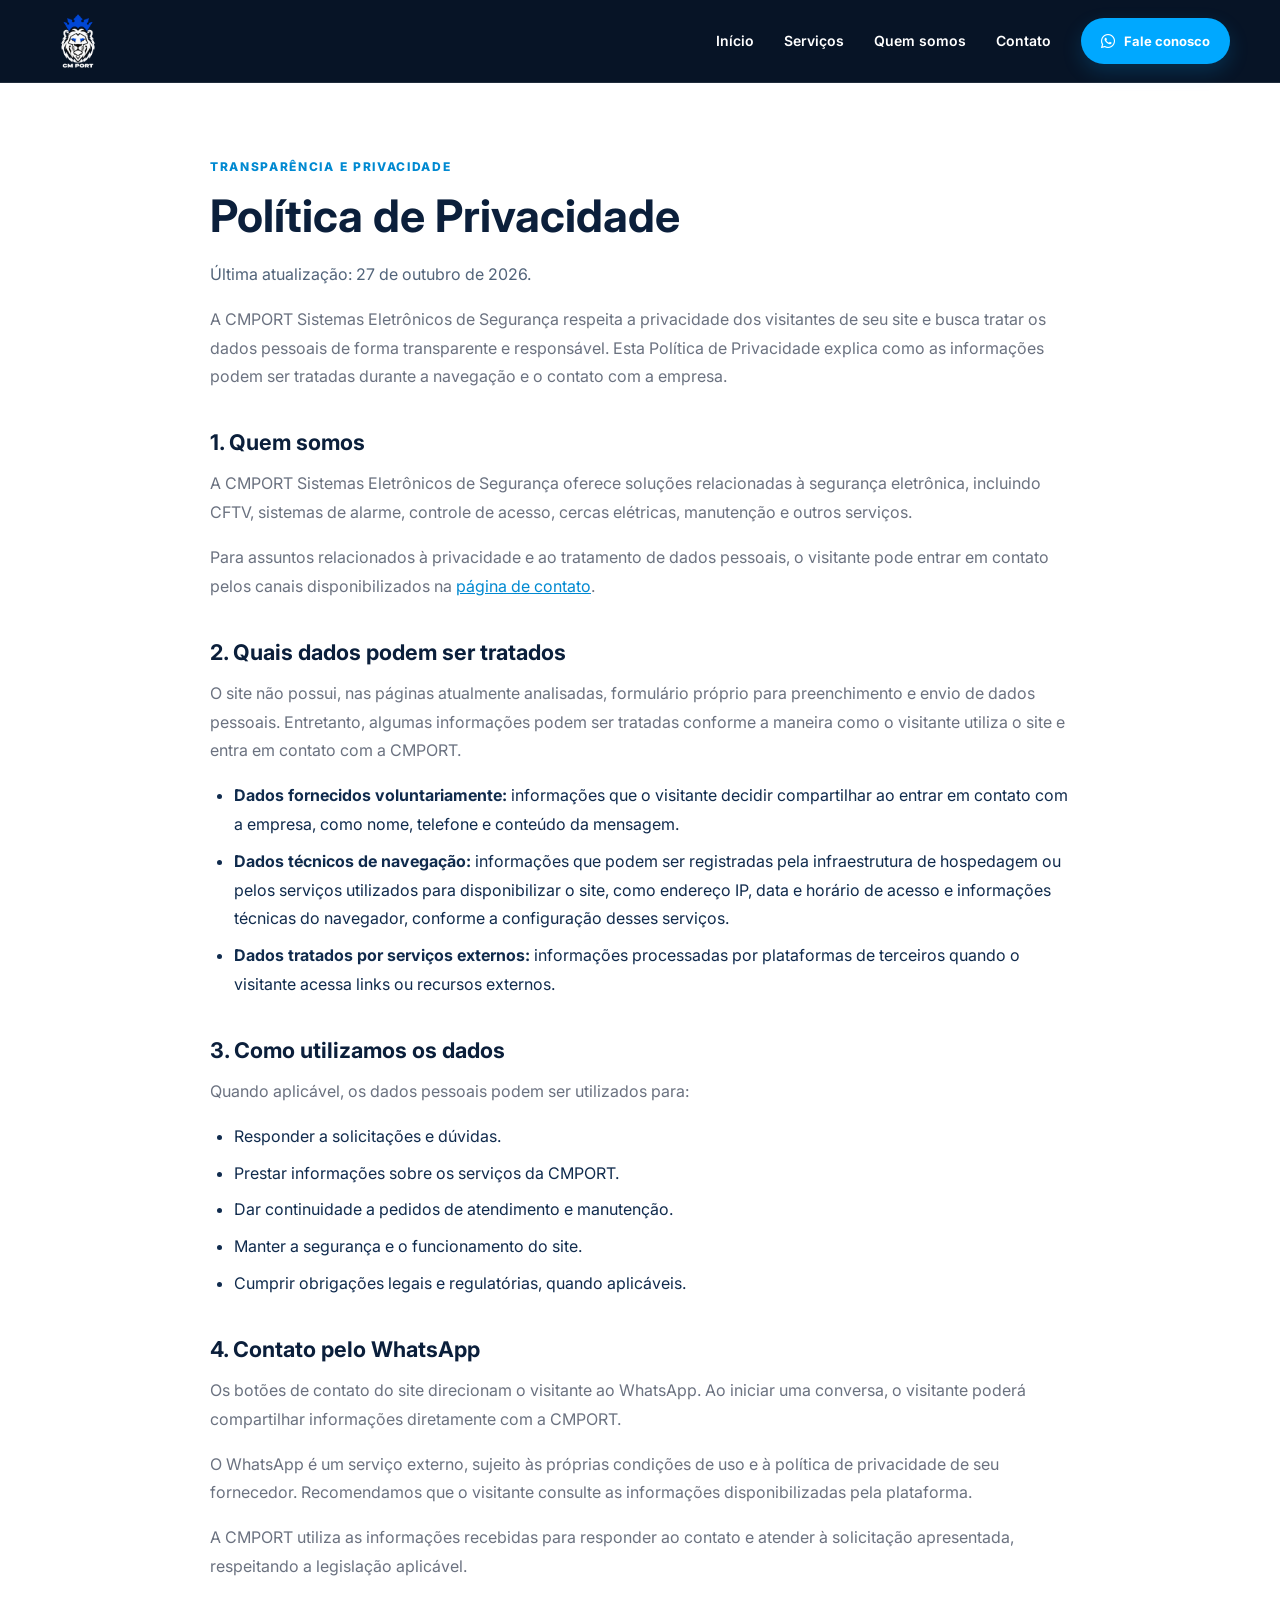
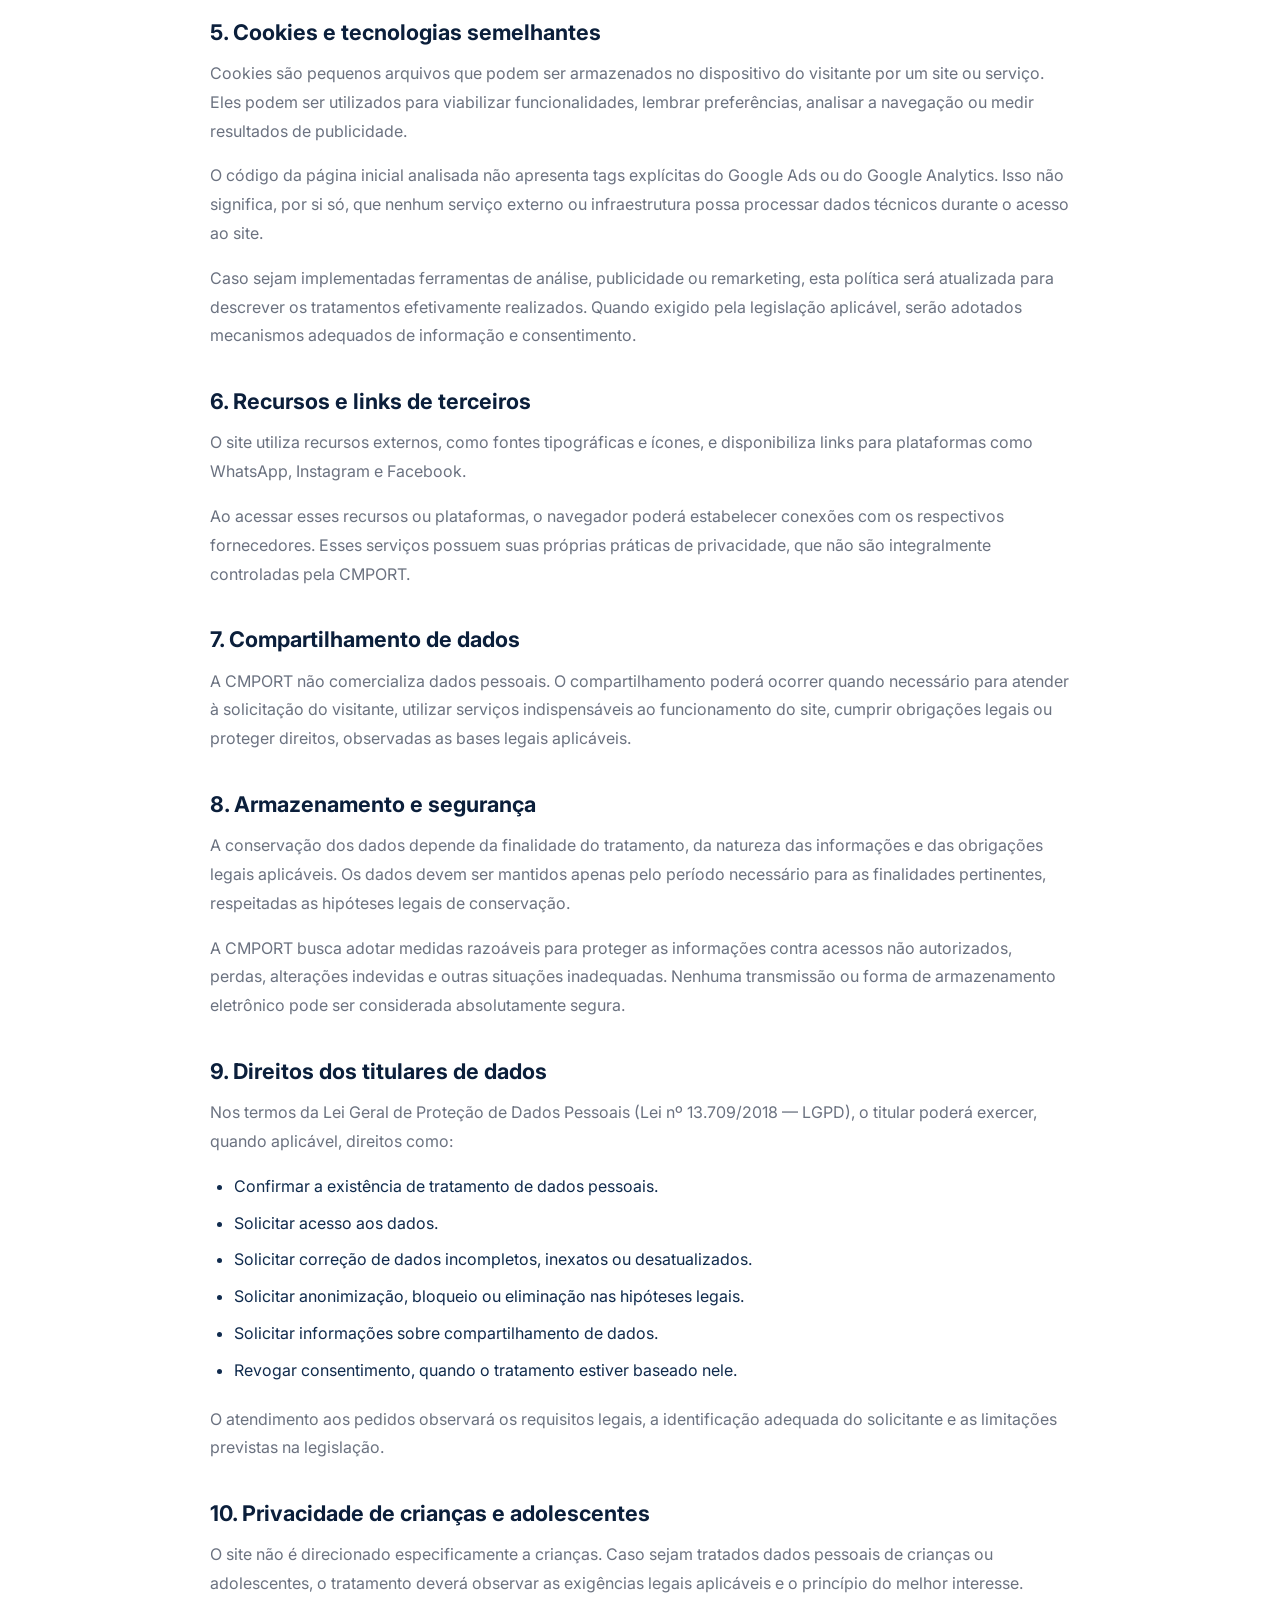
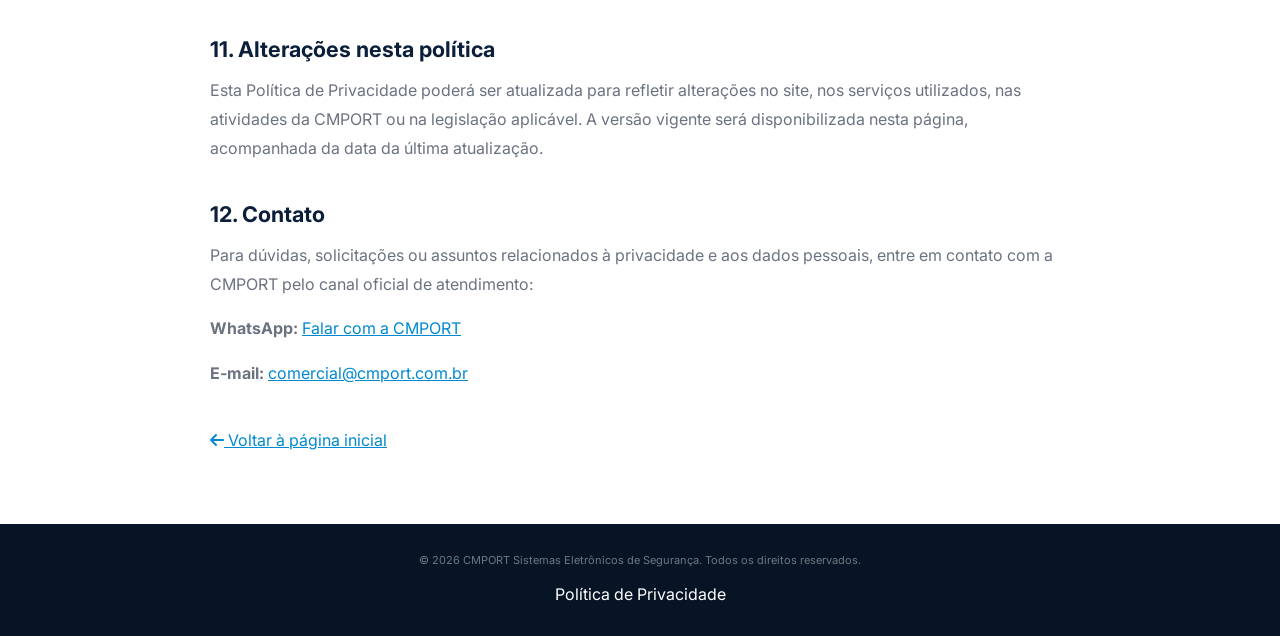
<file: politica.html>
<!DOCTYPE html>
<html lang="pt-BR">

<head>
    <meta charset="UTF-8">
    <meta name="viewport" content="width=device-width, initial-scale=1.0">

    <title>Política de Privacidade | CMPORT</title>

    <meta
        name="description"
        content="Conheça a Política de Privacidade da CMPORT Sistemas Eletrônicos de Segurança e saiba como tratamos os dados pessoais."
    >

    <meta name="robots" content="index, follow">
    <meta name="theme-color" content="#0B1F3B">

    <link
        rel="canonical"
        href="https://www.cmport.com.br/politica.html"
    >

    <link rel="icon" type="image/png" href="Logo.png">

    <link rel="preconnect" href="https://fonts.googleapis.com">
    <link rel="preconnect" href="https://fonts.gstatic.com" crossorigin>

    <link
        href="https://fonts.googleapis.com/css2?family=Inter:wght@400;500;600;700;800&family=Lato:wght@400;700;900&display=swap"
        rel="stylesheet"
    >

    <link
        rel="stylesheet"
        href="https://cdnjs.cloudflare.com/ajax/libs/font-awesome/6.5.2/css/all.min.css"
    >

    <link rel="stylesheet" href="estilo.css">

    <style>
        .privacy-content {
            max-width: 900px;
            margin: 0 auto;
            padding: 70px 20px;
            color: #102B4D;
        }

        .privacy-content h1 {
            color: #0B1F3B;
            font-size: clamp(2rem, 5vw, 2.8rem);
            line-height: 1.2;
            margin-bottom: 16px;
        }

        .privacy-content h2 {
            color: #0B1F3B;
            font-size: 1.35rem;
            line-height: 1.4;
            margin: 36px 0 12px;
        }

        .privacy-content p,
        .privacy-content li {
            font-size: 1rem;
            line-height: 1.8;
        }

        .privacy-content p {
            margin-bottom: 16px;
        }

        .privacy-content ul {
            padding-left: 24px;
            margin-bottom: 20px;
        }

        .privacy-content li {
            margin-bottom: 8px;
        }

        .privacy-updated {
            color: #52647A;
            font-size: 0.9rem;
            margin-bottom: 30px;
        }

        .privacy-content a {
            color: #0089D1;
            text-decoration: underline;
            overflow-wrap: anywhere;
        }

        .privacy-content a:hover {
            color: #0B1F3B;
        }

        .privacy-back {
            display: inline-block;
            margin-top: 24px;
        }

        @media (max-width: 600px) {
            .privacy-content {
                padding: 45px 20px;
            }

            .privacy-content h2 {
                font-size: 1.2rem;
            }
        }
    </style>
</head>

<body>

<header class="header">
    <div class="container header-container">

        <a
            href="index.html"
            class="logo"
            aria-label="CMPORT - Página inicial"
        >
            <img
                src="Logo.png"
                alt="Logo da CMPORT Sistemas Eletrônicos de Segurança"
            >
        </a>

        <button
            class="menu-toggle"
            type="button"
            aria-label="Abrir menu"
            aria-expanded="false"
        >
            <i class="fa-solid fa-bars"></i>
        </button>

        <nav class="nav" aria-label="Navegação principal">
            <a href="index.html">Início</a>
            <a href="serviços.html">Serviços</a>
            <a href="quem-somos.html">Quem somos</a>
            <a href="contato.html">Contato</a>

            <a
                href="https://api.whatsapp.com/send?phone=5511940341682"
                class="nav-button"
                target="_blank"
                rel="noopener noreferrer"
                aria-label="Falar com a CMPORT pelo WhatsApp"
            >
                <i class="fa-brands fa-whatsapp"></i>
                Fale conosco
            </a>
        </nav>

    </div>
</header>

<main>

    <section class="privacy-content">

        <span class="section-label">TRANSPARÊNCIA E PRIVACIDADE</span>

        <h1>Política de Privacidade</h1>

        <p class="privacy-updated">
            Última atualização: 27 de outubro de 2026.
        </p>

        <p>
            A CMPORT Sistemas Eletrônicos de Segurança respeita a
            privacidade dos visitantes de seu site e busca tratar
            os dados pessoais de forma transparente e responsável.
            Esta Política de Privacidade explica como as informações
            podem ser tratadas durante a navegação e o contato com a
            empresa.
        </p>

        <h2>1. Quem somos</h2>

        <p>
            A CMPORT Sistemas Eletrônicos de Segurança oferece soluções
            relacionadas à segurança eletrônica, incluindo CFTV,
            sistemas de alarme, controle de acesso, cercas elétricas,
            manutenção e outros serviços.
        </p>

        <p>
            Para assuntos relacionados à privacidade e ao tratamento
            de dados pessoais, o visitante pode entrar em contato
            pelos canais disponibilizados na
            <a href="contato.html">página de contato</a>.
        </p>

        <h2>2. Quais dados podem ser tratados</h2>

        <p>
            O site não possui, nas páginas atualmente analisadas,
            formulário próprio para preenchimento e envio de dados
            pessoais. Entretanto, algumas informações podem ser
            tratadas conforme a maneira como o visitante utiliza o
            site e entra em contato com a CMPORT.
        </p>

        <ul>
            <li>
                <strong>Dados fornecidos voluntariamente:</strong>
                informações que o visitante decidir compartilhar ao
                entrar em contato com a empresa, como nome, telefone
                e conteúdo da mensagem.
            </li>
            <li>
                <strong>Dados técnicos de navegação:</strong>
                informações que podem ser registradas pela infraestrutura
                de hospedagem ou pelos serviços utilizados para disponibilizar
                o site, como endereço IP, data e horário de acesso e
                informações técnicas do navegador, conforme a configuração
                desses serviços.
            </li>
            <li>
                <strong>Dados tratados por serviços externos:</strong>
                informações processadas por plataformas de terceiros
                quando o visitante acessa links ou recursos externos.
            </li>
        </ul>

        <h2>3. Como utilizamos os dados</h2>

        <p>
            Quando aplicável, os dados pessoais podem ser utilizados para:
        </p>

        <ul>
            <li>Responder a solicitações e dúvidas.</li>
            <li>Prestar informações sobre os serviços da CMPORT.</li>
            <li>Dar continuidade a pedidos de atendimento e manutenção.</li>
            <li>Manter a segurança e o funcionamento do site.</li>
            <li>Cumprir obrigações legais e regulatórias, quando aplicáveis.</li>
        </ul>

        <h2>4. Contato pelo WhatsApp</h2>

        <p>
            Os botões de contato do site direcionam o visitante ao
            WhatsApp. Ao iniciar uma conversa, o visitante poderá
            compartilhar informações diretamente com a CMPORT.
        </p>

        <p>
            O WhatsApp é um serviço externo, sujeito às próprias
            condições de uso e à política de privacidade de seu
            fornecedor. Recomendamos que o visitante consulte as
            informações disponibilizadas pela plataforma.
        </p>

        <p>
            A CMPORT utiliza as informações recebidas para responder
            ao contato e atender à solicitação apresentada, respeitando
            a legislação aplicável.
        </p>

        <h2>5. Cookies e tecnologias semelhantes</h2>

        <p>
            Cookies são pequenos arquivos que podem ser armazenados
            no dispositivo do visitante por um site ou serviço.
            Eles podem ser utilizados para viabilizar funcionalidades,
            lembrar preferências, analisar a navegação ou medir
            resultados de publicidade.
        </p>

        <p>
            O código da página inicial analisada não apresenta tags
            explícitas do Google Ads ou do Google Analytics. Isso não
            significa, por si só, que nenhum serviço externo ou
            infraestrutura possa processar dados técnicos durante
            o acesso ao site.
        </p>

        <p>
            Caso sejam implementadas ferramentas de análise, publicidade
            ou remarketing, esta política será atualizada para descrever
            os tratamentos efetivamente realizados. Quando exigido pela
            legislação aplicável, serão adotados mecanismos adequados
            de informação e consentimento.
        </p>

        <h2>6. Recursos e links de terceiros</h2>

        <p>
            O site utiliza recursos externos, como fontes tipográficas
            e ícones, e disponibiliza links para plataformas como
            WhatsApp, Instagram e Facebook.
        </p>

        <p>
            Ao acessar esses recursos ou plataformas, o navegador poderá
            estabelecer conexões com os respectivos fornecedores.
            Esses serviços possuem suas próprias práticas de privacidade,
            que não são integralmente controladas pela CMPORT.
        </p>

        <h2>7. Compartilhamento de dados</h2>

        <p>
            A CMPORT não comercializa dados pessoais. O compartilhamento
            poderá ocorrer quando necessário para atender à solicitação
            do visitante, utilizar serviços indispensáveis ao funcionamento
            do site, cumprir obrigações legais ou proteger direitos,
            observadas as bases legais aplicáveis.
        </p>

        <h2>8. Armazenamento e segurança</h2>

        <p>
            A conservação dos dados depende da finalidade do tratamento,
            da natureza das informações e das obrigações legais aplicáveis.
            Os dados devem ser mantidos apenas pelo período necessário
            para as finalidades pertinentes, respeitadas as hipóteses
            legais de conservação.
        </p>

        <p>
            A CMPORT busca adotar medidas razoáveis para proteger as
            informações contra acessos não autorizados, perdas,
            alterações indevidas e outras situações inadequadas.
            Nenhuma transmissão ou forma de armazenamento eletrônico
            pode ser considerada absolutamente segura.
        </p>

        <h2>9. Direitos dos titulares de dados</h2>

        <p>
            Nos termos da Lei Geral de Proteção de Dados Pessoais
            (Lei nº 13.709/2018 — LGPD), o titular poderá exercer,
            quando aplicável, direitos como:
        </p>

        <ul>
            <li>Confirmar a existência de tratamento de dados pessoais.</li>
            <li>Solicitar acesso aos dados.</li>
            <li>Solicitar correção de dados incompletos, inexatos ou desatualizados.</li>
            <li>Solicitar anonimização, bloqueio ou eliminação nas hipóteses legais.</li>
            <li>Solicitar informações sobre compartilhamento de dados.</li>
            <li>Revogar consentimento, quando o tratamento estiver baseado nele.</li>
        </ul>

        <p>
            O atendimento aos pedidos observará os requisitos legais,
            a identificação adequada do solicitante e as limitações
            previstas na legislação.
        </p>

        <h2>10. Privacidade de crianças e adolescentes</h2>

        <p>
            O site não é direcionado especificamente a crianças.
            Caso sejam tratados dados pessoais de crianças ou adolescentes,
            o tratamento deverá observar as exigências legais aplicáveis
            e o princípio do melhor interesse.
        </p>

        <h2>11. Alterações nesta política</h2>

        <p>
            Esta Política de Privacidade poderá ser atualizada para
            refletir alterações no site, nos serviços utilizados,
            nas atividades da CMPORT ou na legislação aplicável.
            A versão vigente será disponibilizada nesta página,
            acompanhada da data da última atualização.
        </p>

        <h2>12. Contato</h2>

<p>
    Para dúvidas, solicitações ou assuntos relacionados à
    privacidade e aos dados pessoais, entre em contato com
    a CMPORT pelo canal oficial de atendimento:
</p>

<p>
    <strong>WhatsApp:</strong>
    <a
        href="https://api.whatsapp.com/send?phone=5511940341682"
        target="_blank"
        rel="noopener noreferrer"
    >
        Falar com a CMPORT
    </a>
</p>

<p>
    <strong>E-mail:</strong>
    <a href="mailto:comercial@cmport.com.br">
        comercial@cmport.com.br
    </a>
</p>

        <a href="index.html" class="privacy-back">
            <i class="fa-solid fa-arrow-left"></i>
            Voltar à página inicial
        </a>

    </section>

</main>

<footer class="footer">

    <div class="container footer-bottom-inner">
        <p>
            © 2026 CMPORT Sistemas Eletrônicos de Segurança.
            Todos os direitos reservados.
        </p>

        <a href="politica.html" aria-current="page">
    Política de Privacidade 
       </a>
    </div>

</footer>

<script src="script.js"></script>

</body>
</html>
</file>
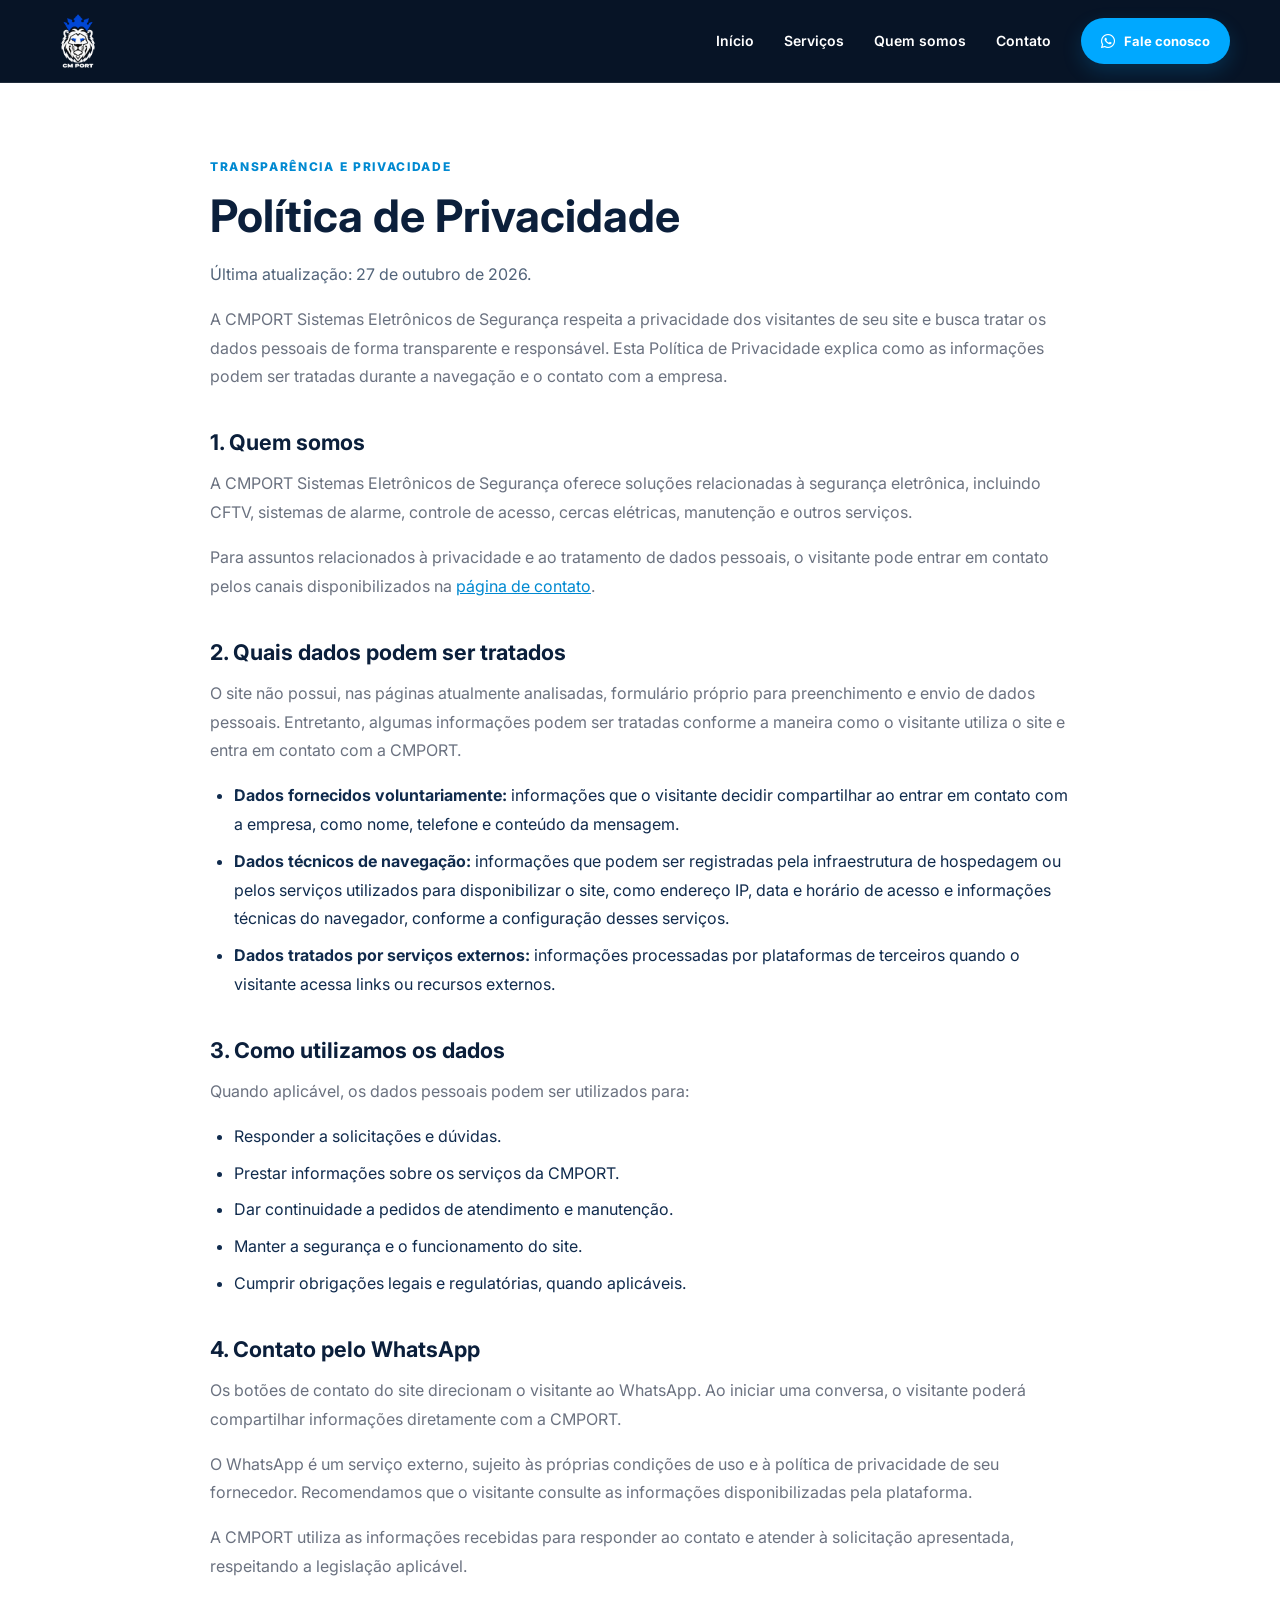
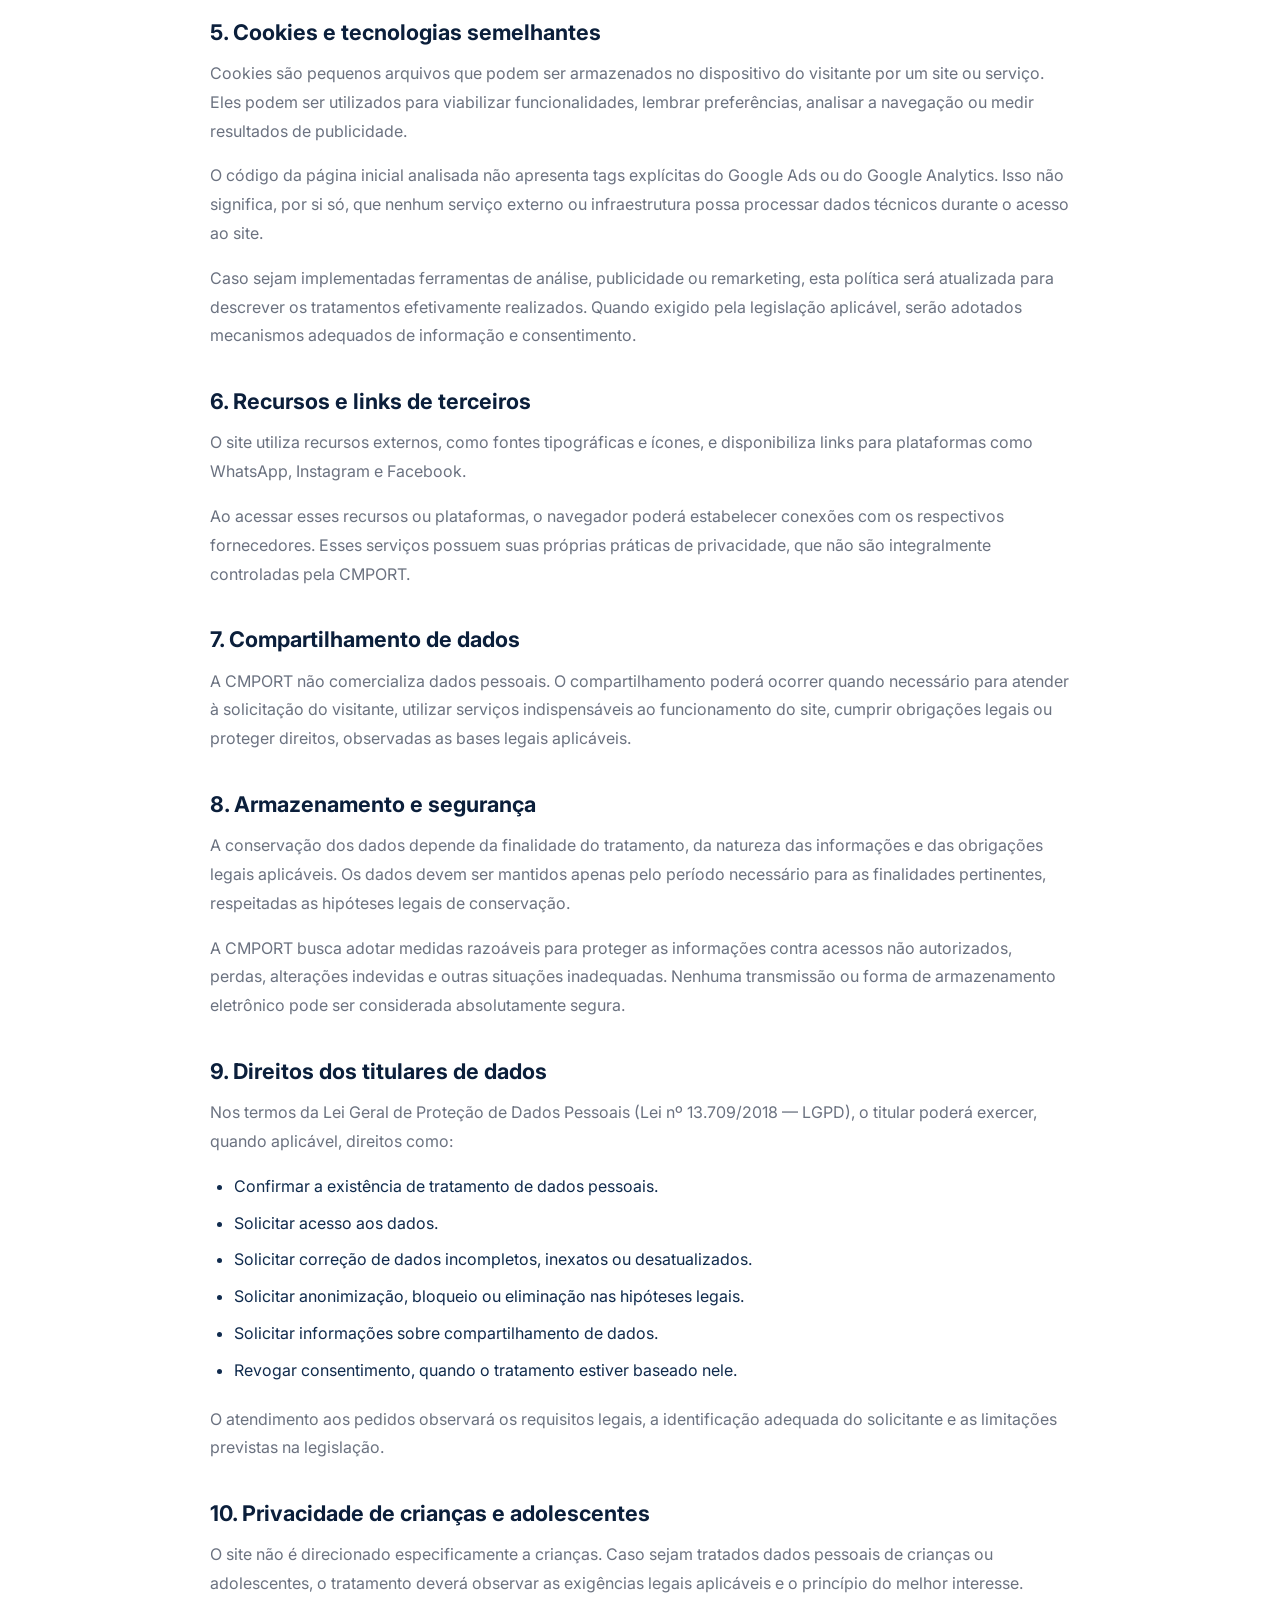
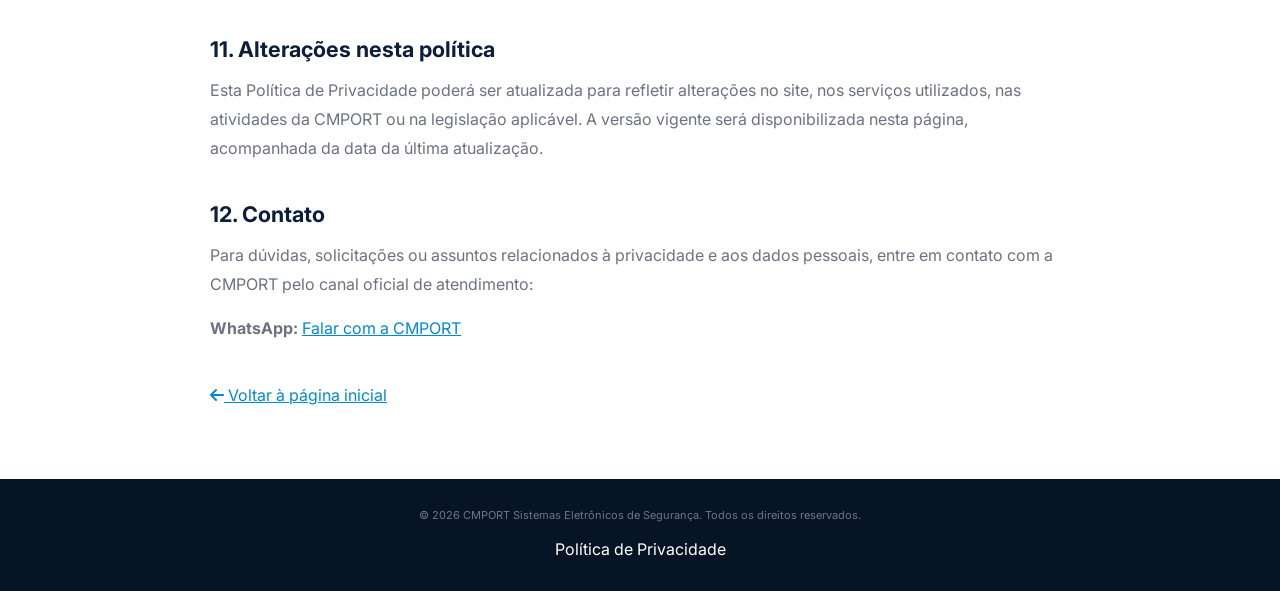
<file: privacidade.html>
<!DOCTYPE html>
<html lang="pt-BR">

<head>
    <meta charset="UTF-8">
    <meta name="viewport" content="width=device-width, initial-scale=1.0">

    <title>Política de Privacidade | CMPORT</title>

    <meta
        name="description"
        content="Conheça a Política de Privacidade da CMPORT Sistemas Eletrônicos de Segurança e saiba como tratamos os dados pessoais."
    >

    <meta name="robots" content="index, follow">
    <meta name="theme-color" content="#0B1F3B">

    <link
        rel="canonical"
        href="https://www.cmport.com.br/privacidade.html"
    >

    <link rel="icon" type="image/png" href="Logo.png">

    <link rel="preconnect" href="https://fonts.googleapis.com">
    <link rel="preconnect" href="https://fonts.gstatic.com" crossorigin>

    <link
        href="https://fonts.googleapis.com/css2?family=Inter:wght@400;500;600;700;800&family=Lato:wght@400;700;900&display=swap"
        rel="stylesheet"
    >

    <link
        rel="stylesheet"
        href="https://cdnjs.cloudflare.com/ajax/libs/font-awesome/6.5.2/css/all.min.css"
    >

    <link rel="stylesheet" href="estilo.css">

    <style>
        .privacy-content {
            max-width: 900px;
            margin: 0 auto;
            padding: 70px 20px;
            color: #102B4D;
        }

        .privacy-content h1 {
            color: #0B1F3B;
            font-size: clamp(2rem, 5vw, 2.8rem);
            line-height: 1.2;
            margin-bottom: 16px;
        }

        .privacy-content h2 {
            color: #0B1F3B;
            font-size: 1.35rem;
            line-height: 1.4;
            margin: 36px 0 12px;
        }

        .privacy-content p,
        .privacy-content li {
            font-size: 1rem;
            line-height: 1.8;
        }

        .privacy-content p {
            margin-bottom: 16px;
        }

        .privacy-content ul {
            padding-left: 24px;
            margin-bottom: 20px;
        }

        .privacy-content li {
            margin-bottom: 8px;
        }

        .privacy-updated {
            color: #52647A;
            font-size: 0.9rem;
            margin-bottom: 30px;
        }

        .privacy-content a {
            color: #0089D1;
            text-decoration: underline;
            overflow-wrap: anywhere;
        }

        .privacy-content a:hover {
            color: #0B1F3B;
        }

        .privacy-back {
            display: inline-block;
            margin-top: 24px;
        }

        @media (max-width: 600px) {
            .privacy-content {
                padding: 45px 20px;
            }

            .privacy-content h2 {
                font-size: 1.2rem;
            }
        }
    </style>
</head>

<body>

<header class="header">
    <div class="container header-container">

        <a
            href="index.html"
            class="logo"
            aria-label="CMPORT - Página inicial"
        >
            <img
                src="Logo.png"
                alt="Logo da CMPORT Sistemas Eletrônicos de Segurança"
            >
        </a>

        <button
            class="menu-toggle"
            type="button"
            aria-label="Abrir menu"
            aria-expanded="false"
        >
            <i class="fa-solid fa-bars"></i>
        </button>

        <nav class="nav" aria-label="Navegação principal">
            <a href="index.html">Início</a>
            <a href="serviços.html">Serviços</a>
            <a href="quem-somos.html">Quem somos</a>
            <a href="contato.html">Contato</a>

            <a
                href="https://api.whatsapp.com/send?phone=5511940341682"
                class="nav-button"
                target="_blank"
                rel="noopener noreferrer"
                aria-label="Falar com a CMPORT pelo WhatsApp"
            >
                <i class="fa-brands fa-whatsapp"></i>
                Fale conosco
            </a>
        </nav>

    </div>
</header>

<main>

    <section class="privacy-content">

        <span class="section-label">TRANSPARÊNCIA E PRIVACIDADE</span>

        <h1>Política de Privacidade</h1>

        <p class="privacy-updated">
            Última atualização: 27 de outubro de 2026.
        </p>

        <p>
            A CMPORT Sistemas Eletrônicos de Segurança respeita a
            privacidade dos visitantes de seu site e busca tratar
            os dados pessoais de forma transparente e responsável.
            Esta Política de Privacidade explica como as informações
            podem ser tratadas durante a navegação e o contato com a
            empresa.
        </p>

        <h2>1. Quem somos</h2>

        <p>
            A CMPORT Sistemas Eletrônicos de Segurança oferece soluções
            relacionadas à segurança eletrônica, incluindo CFTV,
            sistemas de alarme, controle de acesso, cercas elétricas,
            manutenção e outros serviços.
        </p>

        <p>
            Para assuntos relacionados à privacidade e ao tratamento
            de dados pessoais, o visitante pode entrar em contato
            pelos canais disponibilizados na
            <a href="contato.html">página de contato</a>.
        </p>

        <h2>2. Quais dados podem ser tratados</h2>

        <p>
            O site não possui, nas páginas atualmente analisadas,
            formulário próprio para preenchimento e envio de dados
            pessoais. Entretanto, algumas informações podem ser
            tratadas conforme a maneira como o visitante utiliza o
            site e entra em contato com a CMPORT.
        </p>

        <ul>
            <li>
                <strong>Dados fornecidos voluntariamente:</strong>
                informações que o visitante decidir compartilhar ao
                entrar em contato com a empresa, como nome, telefone
                e conteúdo da mensagem.
            </li>
            <li>
                <strong>Dados técnicos de navegação:</strong>
                informações que podem ser registradas pela infraestrutura
                de hospedagem ou pelos serviços utilizados para disponibilizar
                o site, como endereço IP, data e horário de acesso e
                informações técnicas do navegador, conforme a configuração
                desses serviços.
            </li>
            <li>
                <strong>Dados tratados por serviços externos:</strong>
                informações processadas por plataformas de terceiros
                quando o visitante acessa links ou recursos externos.
            </li>
        </ul>

        <h2>3. Como utilizamos os dados</h2>

        <p>
            Quando aplicável, os dados pessoais podem ser utilizados para:
        </p>

        <ul>
            <li>Responder a solicitações e dúvidas.</li>
            <li>Prestar informações sobre os serviços da CMPORT.</li>
            <li>Dar continuidade a pedidos de atendimento e manutenção.</li>
            <li>Manter a segurança e o funcionamento do site.</li>
            <li>Cumprir obrigações legais e regulatórias, quando aplicáveis.</li>
        </ul>

        <h2>4. Contato pelo WhatsApp</h2>

        <p>
            Os botões de contato do site direcionam o visitante ao
            WhatsApp. Ao iniciar uma conversa, o visitante poderá
            compartilhar informações diretamente com a CMPORT.
        </p>

        <p>
            O WhatsApp é um serviço externo, sujeito às próprias
            condições de uso e à política de privacidade de seu
            fornecedor. Recomendamos que o visitante consulte as
            informações disponibilizadas pela plataforma.
        </p>

        <p>
            A CMPORT utiliza as informações recebidas para responder
            ao contato e atender à solicitação apresentada, respeitando
            a legislação aplicável.
        </p>

        <h2>5. Cookies e tecnologias semelhantes</h2>

        <p>
            Cookies são pequenos arquivos que podem ser armazenados
            no dispositivo do visitante por um site ou serviço.
            Eles podem ser utilizados para viabilizar funcionalidades,
            lembrar preferências, analisar a navegação ou medir
            resultados de publicidade.
        </p>

        <p>
            O código da página inicial analisada não apresenta tags
            explícitas do Google Ads ou do Google Analytics. Isso não
            significa, por si só, que nenhum serviço externo ou
            infraestrutura possa processar dados técnicos durante
            o acesso ao site.
        </p>

        <p>
            Caso sejam implementadas ferramentas de análise, publicidade
            ou remarketing, esta política será atualizada para descrever
            os tratamentos efetivamente realizados. Quando exigido pela
            legislação aplicável, serão adotados mecanismos adequados
            de informação e consentimento.
        </p>

        <h2>6. Recursos e links de terceiros</h2>

        <p>
            O site utiliza recursos externos, como fontes tipográficas
            e ícones, e disponibiliza links para plataformas como
            WhatsApp, Instagram e Facebook.
        </p>

        <p>
            Ao acessar esses recursos ou plataformas, o navegador poderá
            estabelecer conexões com os respectivos fornecedores.
            Esses serviços possuem suas próprias práticas de privacidade,
            que não são integralmente controladas pela CMPORT.
        </p>

        <h2>7. Compartilhamento de dados</h2>

        <p>
            A CMPORT não comercializa dados pessoais. O compartilhamento
            poderá ocorrer quando necessário para atender à solicitação
            do visitante, utilizar serviços indispensáveis ao funcionamento
            do site, cumprir obrigações legais ou proteger direitos,
            observadas as bases legais aplicáveis.
        </p>

        <h2>8. Armazenamento e segurança</h2>

        <p>
            A conservação dos dados depende da finalidade do tratamento,
            da natureza das informações e das obrigações legais aplicáveis.
            Os dados devem ser mantidos apenas pelo período necessário
            para as finalidades pertinentes, respeitadas as hipóteses
            legais de conservação.
        </p>

        <p>
            A CMPORT busca adotar medidas razoáveis para proteger as
            informações contra acessos não autorizados, perdas,
            alterações indevidas e outras situações inadequadas.
            Nenhuma transmissão ou forma de armazenamento eletrônico
            pode ser considerada absolutamente segura.
        </p>

        <h2>9. Direitos dos titulares de dados</h2>

        <p>
            Nos termos da Lei Geral de Proteção de Dados Pessoais
            (Lei nº 13.709/2018 — LGPD), o titular poderá exercer,
            quando aplicável, direitos como:
        </p>

        <ul>
            <li>Confirmar a existência de tratamento de dados pessoais.</li>
            <li>Solicitar acesso aos dados.</li>
            <li>Solicitar correção de dados incompletos, inexatos ou desatualizados.</li>
            <li>Solicitar anonimização, bloqueio ou eliminação nas hipóteses legais.</li>
            <li>Solicitar informações sobre compartilhamento de dados.</li>
            <li>Revogar consentimento, quando o tratamento estiver baseado nele.</li>
        </ul>

        <p>
            O atendimento aos pedidos observará os requisitos legais,
            a identificação adequada do solicitante e as limitações
            previstas na legislação.
        </p>

        <h2>10. Privacidade de crianças e adolescentes</h2>

        <p>
            O site não é direcionado especificamente a crianças.
            Caso sejam tratados dados pessoais de crianças ou adolescentes,
            o tratamento deverá observar as exigências legais aplicáveis
            e o princípio do melhor interesse.
        </p>

        <h2>11. Alterações nesta política</h2>

        <p>
            Esta Política de Privacidade poderá ser atualizada para
            refletir alterações no site, nos serviços utilizados,
            nas atividades da CMPORT ou na legislação aplicável.
            A versão vigente será disponibilizada nesta página,
            acompanhada da data da última atualização.
        </p>

        <h2>12. Contato</h2>

        <p>
            Para dúvidas, solicitações ou assuntos relacionados à
            privacidade e aos dados pessoais, entre em contato com
            a CMPORT pelo canal oficial de atendimento:
        </p>

        <p>
            <strong>WhatsApp:</strong>
            <a
                href="https://api.whatsapp.com/send?phone=5511940341682"
                target="_blank"
                rel="noopener noreferrer"
            >
                Falar com a CMPORT
            </a>
        </p>

        <a href="index.html" class="privacy-back">
            <i class="fa-solid fa-arrow-left"></i>
            Voltar à página inicial
        </a>

    </section>

</main>

<footer class="footer">

    <div class="container footer-bottom-inner">
        <p>
            © 2026 CMPORT Sistemas Eletrônicos de Segurança.
            Todos os direitos reservados.
        </p>

        <a href="privacidade.html" aria-current="page">
            Política de Privacidade
        </a>
    </div>

</footer>

<script src="script.js"></script>

</body>
</html>
</file>
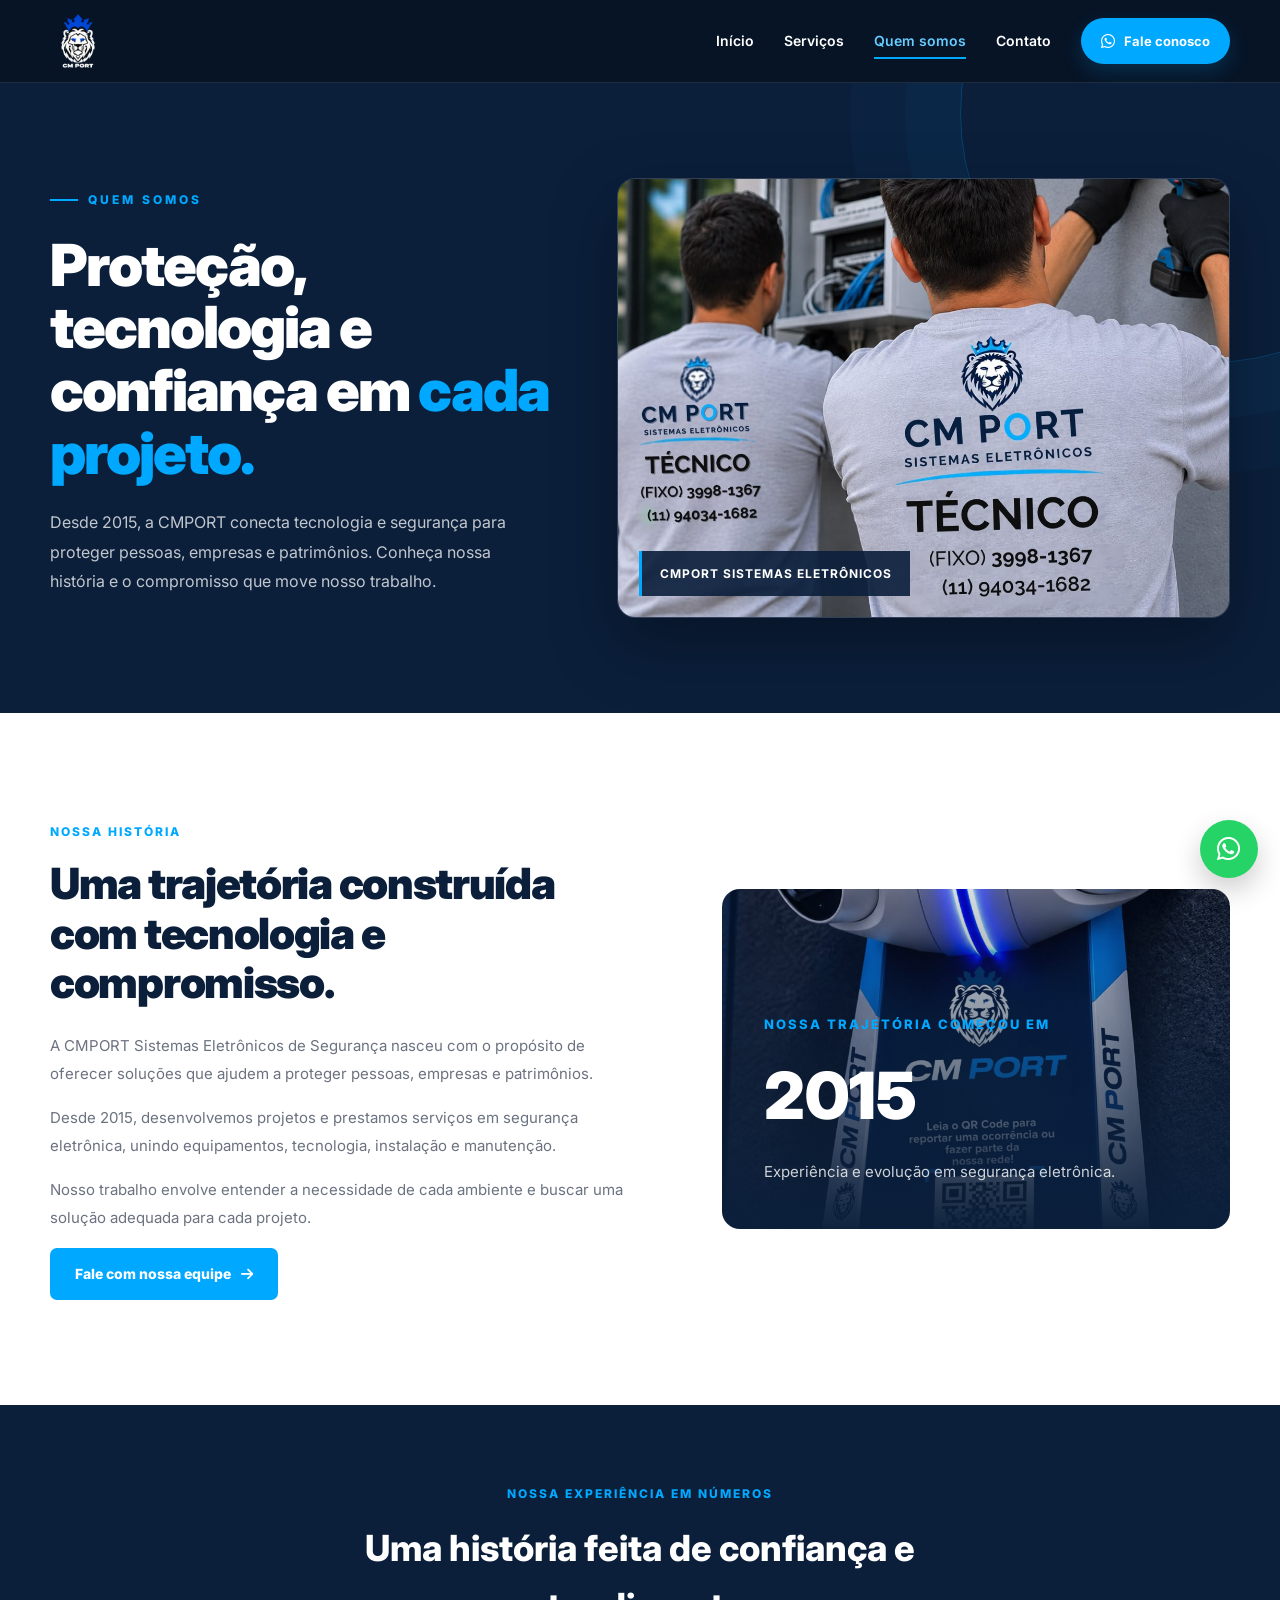
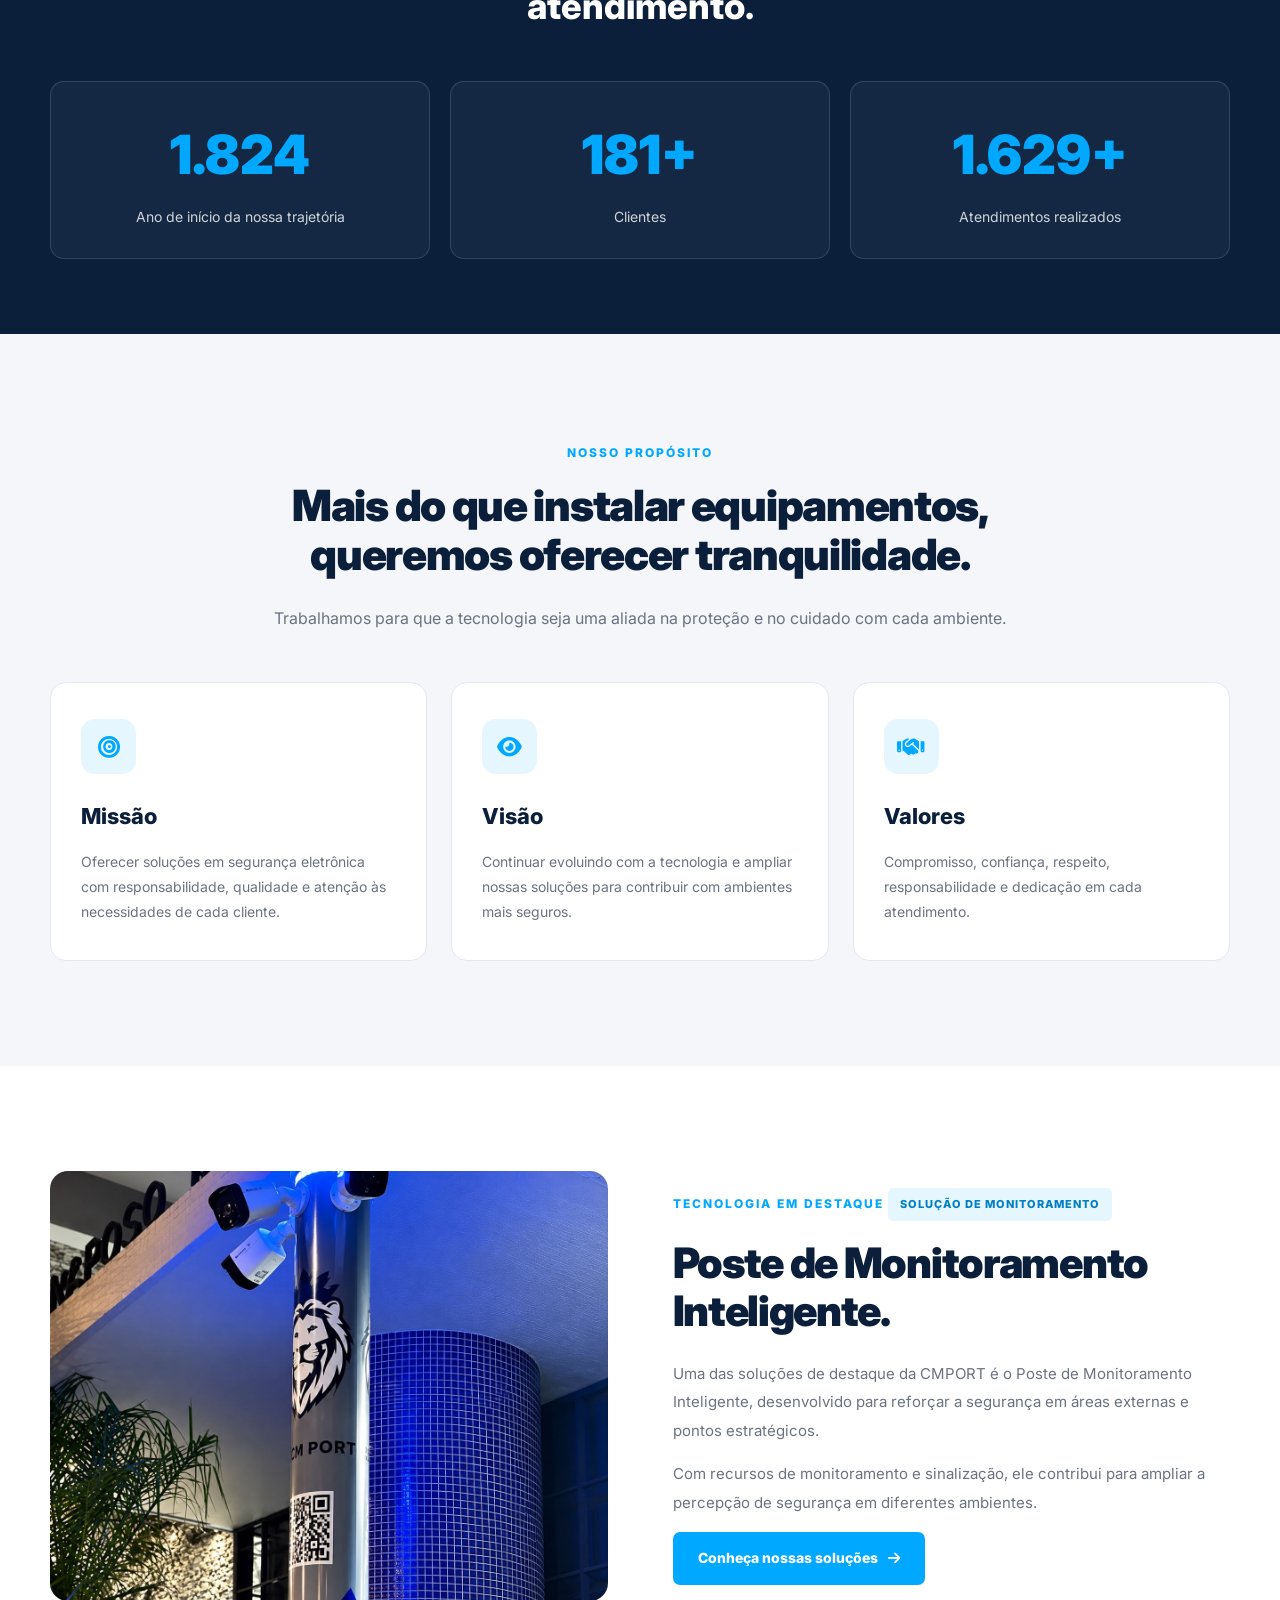
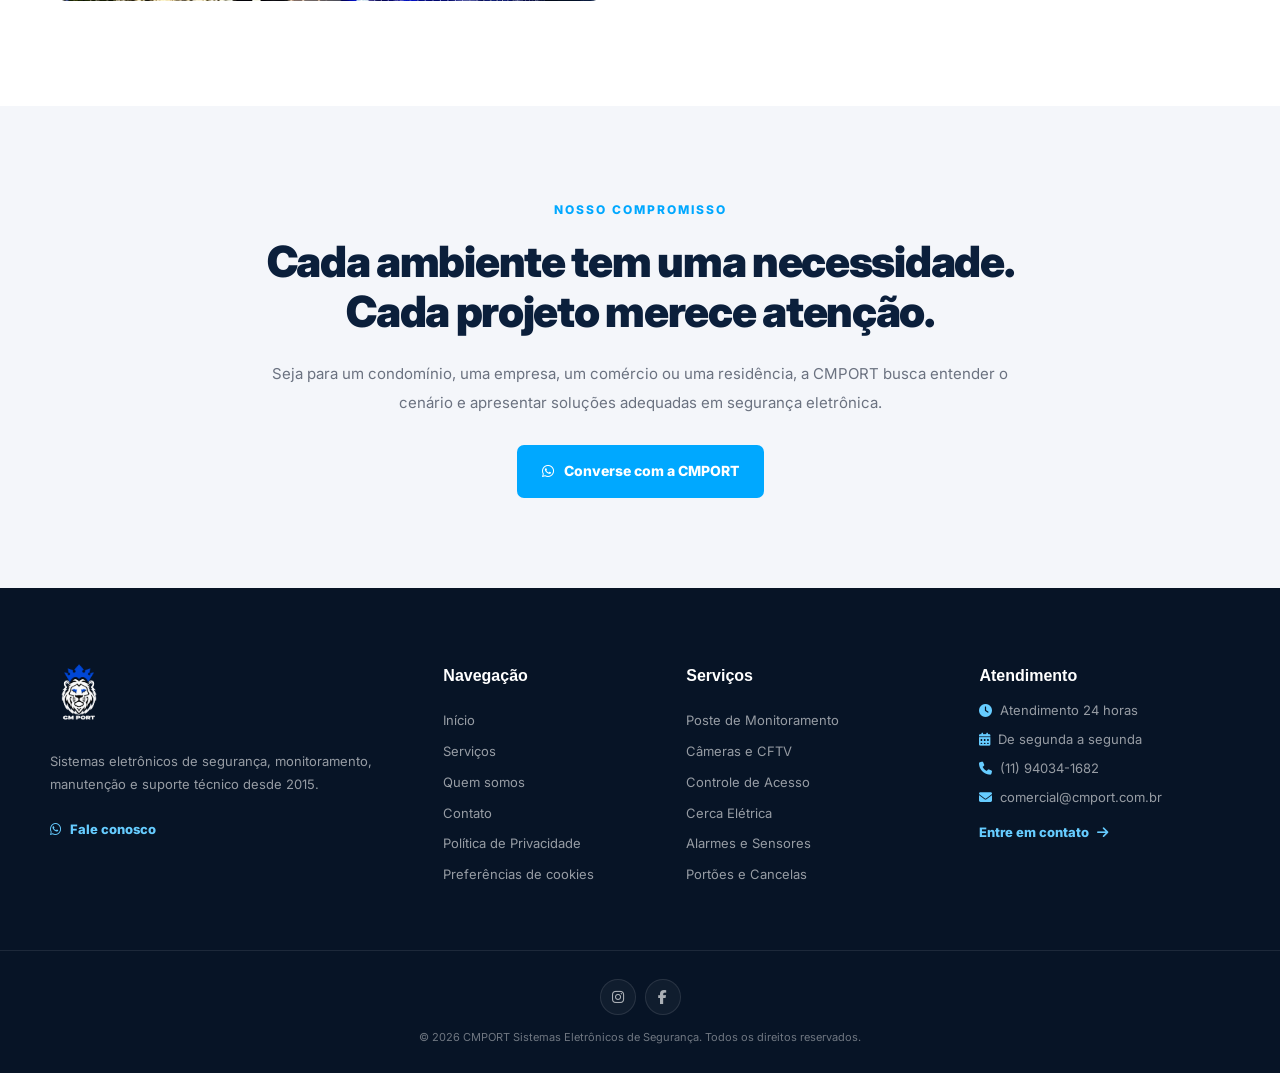
<file: quem-somos.html>
<!DOCTYPE html>
<html lang="pt-BR">
<head>
<meta charset="UTF-8">
<meta name="viewport" content="width=device-width, initial-scale=1.0">

<title>Quem Somos | CMPORT Sistemas Eletrônicos</title>
<meta name="description" content="Conheça a CMPORT. Desde 2015, oferecendo soluções em segurança eletrônica, monitoramento e tecnologia.">
<meta name="robots" content="index, follow">
<meta name="theme-color" content="#0B1F3B">

<link rel="canonical" href="https://www.cmport.com.br/quem-somos.html">
<link rel="icon" type="image/png" href="Logo.png">

<link rel="preconnect" href="https://fonts.googleapis.com">
<link rel="preconnect" href="https://fonts.gstatic.com" crossorigin>
<link href="https://fonts.googleapis.com/css2?family=Inter:wght@400;500;600;700;800;900&display=swap" rel="stylesheet">
<link rel="stylesheet" href="https://cdnjs.cloudflare.com/ajax/libs/font-awesome/6.5.2/css/all.min.css">
<link rel="stylesheet" href="estilo.css">

<style>
:root {
    --about-navy: #0B1F3B;
    --about-blue: #00A8FF;
    --about-gray: #6B7280;
    --about-light: #F4F6FA;
    --about-black: #111111;
}

body {
    font-family: 'Inter', sans-serif;
}

/* HERO */
.about-hero {
    position: relative;
    overflow: hidden;
    padding: 95px 0;
    background: var(--about-navy);
    color: white;
}

.about-hero::before {
    content: "";
    position: absolute;
    width: 500px;
    height: 500px;
    right: -180px;
    top: -220px;
    border: 1px solid rgba(0,168,255,.25);
    border-radius: 50%;
    box-shadow: 0 0 0 55px rgba(0,168,255,.035),
                0 0 0 110px rgba(0,168,255,.025);
}

.about-hero-grid {
    position: relative;
    z-index: 1;
    display: grid;
    grid-template-columns: .9fr 1.1fr;
    align-items: center;
    gap: 65px;
}

.about-hero-copy {
    max-width: 560px;
}

.about-eyebrow {
    display: inline-flex;
    align-items: center;
    gap: 10px;
    margin-bottom: 24px;
    color: var(--about-blue);
    font-size: 12px;
    font-weight: 800;
    letter-spacing: 3px;
}

.about-eyebrow::before {
    content: "";
    width: 28px;
    height: 2px;
    background: var(--about-blue);
}

.about-hero h1 {
    margin: 0 0 24px;
    color: white;
    font-size: clamp(36px, 5vw, 58px);
    line-height: 1.08;
    font-weight: 900;
    letter-spacing: -2px;
}

.about-hero h1 span {
    color: var(--about-blue);
}

.about-hero-copy p {
    max-width: 490px;
    color: rgba(255,255,255,.75);
    font-size: 16px;
    line-height: 1.85;
}

.about-hero-image {
    position: relative;
}

.about-hero-image img {
    display: block;
    width: 100%;
    height: 440px;
    object-fit: cover;
    object-position: center;
    border-radius: 18px;
    border: 1px solid rgba(255,255,255,.15);
    box-shadow: 0 25px 65px rgba(0,0,0,.35);
}

.about-image-caption {
    position: absolute;
    left: 22px;
    bottom: 22px;
    padding: 13px 18px;
    border-left: 3px solid var(--about-blue);
    background: rgba(11,31,59,.9);
    color: white;
    font-size: 12px;
    font-weight: 700;
    letter-spacing: 1px;
}

/* HISTÓRIA */
.about-story {
    padding: 105px 0;
    background: white;
}

.about-story-grid {
    display: grid;
    grid-template-columns: 1fr .85fr;
    align-items: center;
    gap: 75px;
}

.about-section-label {
    display: inline-block;
    margin-bottom: 18px;
    color: var(--about-blue);
    font-size: 12px;
    font-weight: 800;
    letter-spacing: 2px;
}

.about-story h2,
.about-purpose h2,
.about-poste h2,
.about-commitment h2 {
    margin: 0 0 24px;
    color: var(--about-navy);
    font-size: clamp(30px, 4vw, 43px);
    line-height: 1.15;
    font-weight: 900;
    letter-spacing: -1.3px;
}

.about-story p,
.about-poste p,
.about-commitment p {
    color: var(--about-gray);
    font-size: 15px;
    line-height: 1.9;
}

.about-story-card {
    position: relative;
    overflow: hidden;
    min-height: 340px;
    padding: 42px;
    display: flex;
    flex-direction: column;
    justify-content: flex-end;
    border-radius: 18px;
    background:
      linear-gradient(180deg, rgba(11,31,59,.15), rgba(11,31,59,.98)),
      url('Imagens/Poste%20de%20Monitoramento%202.jpeg') center/cover;
}

.about-story-card span {
    color: var(--about-blue);
    font-size: 13px;
    font-weight: 800;
    letter-spacing: 2px;
}

.about-story-card strong {
    display: block;
    margin: 10px 0;
    color: white;
    font-size: 65px;
    font-weight: 900;
}

.about-story-card p {
    margin: 0;
    color: rgba(255,255,255,.8);
}

/* NÚMEROS */
.about-results {
    padding: 75px 0;
    background: var(--about-navy);
}

.about-results-heading {
    max-width: 650px;
    margin: 0 auto 45px;
    text-align: center;
}

.about-results-heading span {
    color: var(--about-blue);
    font-size: 12px;
    font-weight: 800;
    letter-spacing: 2px;
}

.about-results-heading h2 {
    margin: 15px 0 0;
    color: white;
    font-size: clamp(26px, 3vw, 36px);
    font-weight: 800;
}

.about-results-grid {
    display: grid;
    grid-template-columns: repeat(3,1fr);
    gap: 20px;
}

.about-result {
    padding: 30px 20px;
    border: 1px solid rgba(255,255,255,.13);
    border-radius: 14px;
    background: rgba(255,255,255,.045);
    text-align: center;
}

.about-result strong {
    display: block;
    color: var(--about-blue);
    font-size: clamp(38px,5vw,54px);
    font-weight: 900;
}

.about-result span {
    display: block;
    margin-top: 8px;
    color: rgba(255,255,255,.8);
    font-size: 14px;
}

/* PROPÓSITO */
.about-purpose {
    padding: 105px 0;
    background: var(--about-light);
}

.about-purpose-heading {
    max-width: 760px;
    margin: 0 auto 50px;
    text-align: center;
}

.about-purpose-heading p {
    color: var(--about-gray);
    line-height: 1.8;
}

.about-purpose-grid {
    display: grid;
    grid-template-columns: repeat(3,1fr);
    gap: 24px;
}

.about-purpose-card {
    position: relative;
    overflow: hidden;
    padding: 36px 30px;
    min-height: 260px;
    border: 1px solid #E4E8EF;
    border-radius: 16px;
    background: white;
    transition: transform .3s, box-shadow .3s;
}

.about-purpose-card:hover {
    transform: translateY(-7px);
    box-shadow: 0 18px 40px rgba(11,31,59,.09);
}

.about-purpose-icon {
    display: flex;
    align-items: center;
    justify-content: center;
    width: 55px;
    height: 55px;
    margin-bottom: 25px;
    border-radius: 14px;
    background: rgba(0,168,255,.1);
    color: var(--about-blue);
    font-size: 22px;
}

.about-purpose-card h3 {
    margin: 0 0 14px;
    color: var(--about-navy);
    font-size: 22px;
    font-weight: 800;
}

.about-purpose-card p {
    margin: 0;
    color: var(--about-gray);
    font-size: 14px;
    line-height: 1.8;
}

/* POSTE */
.about-poste {
    padding: 105px 0;
    background: white;
}

.about-poste-grid {
    display: grid;
    grid-template-columns: 1fr 1fr;
    align-items: center;
    gap: 65px;
}

.about-poste-image {
    position: relative;
}

.about-poste-image img {
    display: block;
    width: 100%;
    height: 430px;
    object-fit: cover;
    border-radius: 18px;
}

.about-poste-image::after {
    content: "";
    position: absolute;
    right: -13px;
    bottom: -13px;
    width: 65%;
    height: 65%;
    border-right: 4px solid var(--about-blue);
    border-bottom: 4px solid var(--about-blue);
    border-radius: 0 0 18px 0;
    z-index: -1;
}

.about-poste h2 {
    font-size: clamp(30px,4vw,42px);
}

.about-poste-tag {
    display: inline-block;
    margin-bottom: 18px;
    padding: 8px 12px;
    border-radius: 5px;
    background: rgba(0,168,255,.1);
    color: #007FC2;
    font-size: 11px;
    font-weight: 800;
    letter-spacing: 1px;
}

/* COMPROMISSO */
.about-commitment {
    padding: 90px 0;
    background: var(--about-light);
    text-align: center;
}

.about-commitment-content {
    max-width: 780px;
    margin: auto;
}

.about-commitment p {
    margin-bottom: 28px;
}

.about-cta-button {
    display: inline-flex;
    align-items: center;
    gap: 10px;
    padding: 15px 25px;
    border-radius: 7px;
    background: var(--about-blue);
    color: white;
    font-size: 14px;
    font-weight: 800;
    text-decoration: none;
    transition: .25s;
}

.about-cta-button:hover {
    background: var(--about-navy);
    color: white;
}

/* RESPONSIVO */
@media(max-width: 850px) {
    .about-hero-grid,
    .about-story-grid,
    .about-poste-grid {
        grid-template-columns: 1fr;
        gap: 38px;
    }

    .about-hero {
        padding: 70px 0;
    }

    .about-hero-image img {
        height: 360px;
    }

    .about-story,
    .about-purpose,
    .about-poste {
        padding: 75px 0;
    }

    .about-purpose-grid {
        grid-template-columns: 1fr;
    }

    .about-results-grid {
        gap: 12px;
    }
}

@media(max-width: 520px) {
    .about-hero h1 {
        letter-spacing: -1px;
    }

    .about-hero-image img {
        height: 290px;
    }

    .about-results {
        padding: 60px 0;
    }

    .about-results-grid {
        grid-template-columns: 1fr;
    }

    .about-result {
        padding: 23px;
    }

    .about-story-card {
        min-height: 280px;
        padding: 28px;
    }

    .about-poste-image img {
        height: 300px;
    }
}
</style>
</head>

<body>

<header class="header">
    <div class="container header-container">

        <a href="index.html" class="logo" aria-label="CMPORT - Página inicial">
            <img src="Logo.png" alt="Logo CMPORT">
        </a>

        <button class="menu-toggle" type="button" aria-label="Abrir menu" aria-expanded="false">
            <i class="fa-solid fa-bars"></i>
        </button>

        <nav class="nav" aria-label="Navegação principal">
            <a href="index.html">Início</a>
            <a href="serviços.html">Serviços</a>
            <a href="quem-somos.html" class="active" aria-current="page">Quem somos</a>
            <a href="contato.html">Contato</a>
            <a href="https://api.whatsapp.com/send?phone=5511940341682&text=Ol%C3%A1%2C%20gostaria%20de%20solicitar%20um%20atendimento%20da%20CMPORT." class="nav-button" target="_blank" rel="noopener noreferrer">
                <i class="fa-brands fa-whatsapp"></i> Fale conosco
            </a>
        </nav>

    </div>
</header>

<main>

    <!-- ABERTURA -->
    <section class="about-hero">
        <div class="container about-hero-grid">

            <div class="about-hero-copy">
                <span class="about-eyebrow">QUEM SOMOS</span>
                <h1>Proteção, tecnologia e confiança em <span>cada projeto.</span></h1>
                <p>Desde 2015, a CMPORT conecta tecnologia e segurança para proteger pessoas, empresas e patrimônios. Conheça nossa história e o compromisso que move nosso trabalho.</p>
            </div>

            <div class="about-hero-image">
                <img src="Imagens/T%C3%A9cnicos%20trabalhando.jpeg" alt="Técnicos da CMPORT trabalhando com instalação de equipamentos de segurança eletrônica">
                <div class="about-image-caption">CMPORT SISTEMAS ELETRÔNICOS</div>
            </div>

        </div>
    </section>

    <!-- HISTÓRIA -->
    <section class="about-story">
        <div class="container about-story-grid">

            <div>
                <span class="about-section-label">NOSSA HISTÓRIA</span>
                <h2>Uma trajetória construída com tecnologia e compromisso.</h2>

                <p>A CMPORT Sistemas Eletrônicos de Segurança nasceu com o propósito de oferecer soluções que ajudem a proteger pessoas, empresas e patrimônios.</p>

                <p>Desde 2015, desenvolvemos projetos e prestamos serviços em segurança eletrônica, unindo equipamentos, tecnologia, instalação e manutenção.</p>

                <p>Nosso trabalho envolve entender a necessidade de cada ambiente e buscar uma solução adequada para cada projeto.</p>

                <a href="contato.html" class="about-cta-button">
                    Fale com nossa equipe <i class="fa-solid fa-arrow-right"></i>
                </a>
            </div>

            <div class="about-story-card">
                <span>NOSSA TRAJETÓRIA COMEÇOU EM</span>
                <strong>2015</strong>
                <p>Experiência e evolução em segurança eletrônica.</p>
            </div>

        </div>
    </section>

    <!-- RESULTADOS -->
    <section class="about-results">
        <div class="container">

            <div class="about-results-heading">
                <span>NOSSA EXPERIÊNCIA EM NÚMEROS</span>
                <h2>Uma história feita de confiança e atendimento.</h2>
            </div>

            <div class="about-results-grid">

                <div class="about-result">
                    <strong>2015</strong>
                    <span>Ano de início da nossa trajetória</span>
                </div>

                <div class="about-result">
                    <strong>200+</strong>
                    <span>Clientes</span>
                </div>

                <div class="about-result">
                    <strong>1.800+</strong>
                    <span>Atendimentos realizados</span>
                </div>

            </div>
        </div>
    </section>

    <!-- MISSÃO, VISÃO E VALORES -->
    <section class="about-purpose">
        <div class="container">

            <div class="about-purpose-heading">
                <span class="about-section-label">NOSSO PROPÓSITO</span>
                <h2>Mais do que instalar equipamentos, queremos oferecer tranquilidade.</h2>
                <p>Trabalhamos para que a tecnologia seja uma aliada na proteção e no cuidado com cada ambiente.</p>
            </div>

            <div class="about-purpose-grid">

                <article class="about-purpose-card">
                    <div class="about-purpose-icon">
                        <i class="fa-solid fa-bullseye"></i>
                    </div>
                    <h3>Missão</h3>
                    <p>Oferecer soluções em segurança eletrônica com responsabilidade, qualidade e atenção às necessidades de cada cliente.</p>
                </article>

                <article class="about-purpose-card">
                    <div class="about-purpose-icon">
                        <i class="fa-solid fa-eye"></i>
                    </div>
                    <h3>Visão</h3>
                    <p>Continuar evoluindo com a tecnologia e ampliar nossas soluções para contribuir com ambientes mais seguros.</p>
                </article>

                <article class="about-purpose-card">
                    <div class="about-purpose-icon">
                        <i class="fa-solid fa-handshake"></i>
                    </div>
                    <h3>Valores</h3>
                    <p>Compromisso, confiança, respeito, responsabilidade e dedicação em cada atendimento.</p>
                </article>

            </div>
        </div>
    </section>

    <!-- POSTE DE MONITORAMENTO -->
    <section class="about-poste">
        <div class="container about-poste-grid">

            <div class="about-poste-image">
                <img src="Imagens/Poste%20de%20Monitoramento1.jpeg" alt="Poste de Monitoramento Inteligente da CMPORT">
            </div>

            <div>
                <span class="about-section-label">TECNOLOGIA EM DESTAQUE</span>
                <span class="about-poste-tag">SOLUÇÃO DE MONITORAMENTO</span>
                <h2>Poste de Monitoramento Inteligente.</h2>

                <p>Uma das soluções de destaque da CMPORT é o Poste de Monitoramento Inteligente, desenvolvido para reforçar a segurança em áreas externas e pontos estratégicos.</p>

                <p>Com recursos de monitoramento e sinalização, ele contribui para ampliar a percepção de segurança em diferentes ambientes.</p>

                <a href="serviços.html" class="about-cta-button">
                    Conheça nossas soluções <i class="fa-solid fa-arrow-right"></i>
                </a>
            </div>

        </div>
    </section>

    <!-- COMPROMISSO -->
    <section class="about-commitment">
        <div class="container">

            <div class="about-commitment-content">
                <span class="about-section-label">NOSSO COMPROMISSO</span>
                <h2>Cada ambiente tem uma necessidade. Cada projeto merece atenção.</h2>

                <p>Seja para um condomínio, uma empresa, um comércio ou uma residência, a CMPORT busca entender o cenário e apresentar soluções adequadas em segurança eletrônica.</p>

                <a href="https://api.whatsapp.com/send?phone=5511940341682&text=Ol%C3%A1%2C%20gostaria%20de%20conhecer%20as%20solu%C3%A7%C3%B5es%20da%20CMPORT." class="about-cta-button" target="_blank" rel="noopener noreferrer">
                    <i class="fa-brands fa-whatsapp"></i> Converse com a CMPORT
                </a>
            </div>

        </div>
    </section>

</main>

<!-- RODAPÉ ÚNICO -->
<footer class="footer">

    <div class="container footer-container">

        <div class="footer-brand">
            <a href="index.html" class="footer-logo" aria-label="CMPORT - Página inicial">
                <img src="Logo.png" alt="CMPORT Sistemas Eletrônicos de Segurança">
            </a>

            <p>
                Sistemas eletrônicos de segurança, monitoramento,
                manutenção e suporte técnico desde 2015.
            </p>

            <a href="https://api.whatsapp.com/send?phone=5511940341682&text=Ol%C3%A1%2C%20gostaria%20de%20solicitar%20um%20atendimento%20da%20CMPORT." class="footer-whatsapp" target="_blank" rel="noopener noreferrer">
                <i class="fa-brands fa-whatsapp"></i>
                Fale conosco
            </a>
        </div>

        <div class="footer-column">
            <h3>Navegação</h3>
            <a href="index.html">Início</a>
            <a href="serviços.html">Serviços</a>
            <a href="quem-somos.html">Quem somos</a>
            <a href="contato.html">Contato</a>
            <a href="politica.html">Política de Privacidade</a>
            <a href="#" data-cookie-settings>Preferências de cookies</a>
        </div>

        <div class="footer-column">
            <h3>Serviços</h3>
            <a href="index.html#poste-monitoramento">Poste de Monitoramento</a>
            <a href="serviços.html">Câmeras e CFTV</a>
            <a href="serviços.html">Controle de Acesso</a>
            <a href="serviços.html">Cerca Elétrica</a>
            <a href="serviços.html">Alarmes e Sensores</a>
            <a href="serviços.html">Portões e Cancelas</a>
        </div>

        <div class="footer-contact">
            <h3>Atendimento</h3>
            <span><i class="fa-solid fa-clock"></i> Atendimento 24 horas</span>
            <span><i class="fa-solid fa-calendar-days"></i> De segunda a segunda</span>
            <span><i class="fa-solid fa-phone"></i> (11) 94034-1682</span>
            <span><i class="fa-solid fa-envelope"></i> comercial@cmport.com.br</span>

            <a href="contato.html" class="footer-contact-link">
                Entre em contato
                <i class="fa-solid fa-arrow-right"></i>
            </a>
        </div>

    </div>

    <div class="footer-bottom">
        <div class="container footer-bottom-inner">

            <div class="footer-social">
                <a href="https://www.instagram.com/cmport_/" target="_blank" rel="noopener noreferrer" aria-label="Instagram da CMPORT">
                    <i class="fa-brands fa-instagram"></i>
                </a>

                <a href="https://www.facebook.com/cmport.sistemas/" target="_blank" rel="noopener noreferrer" aria-label="Facebook da CMPORT">
                    <i class="fa-brands fa-facebook-f"></i>
                </a>
            </div>

            <p>© 2026 CMPORT Sistemas Eletrônicos de Segurança. Todos os direitos reservados.</p>

        </div>
    </div>

</footer>

<a href="https://api.whatsapp.com/send?phone=5511940341682&text=Ol%C3%A1%2C%20gostaria%20de%20solicitar%20um%20atendimento%20da%20CMPORT." class="whatsapp-float" target="_blank" rel="noopener noreferrer" aria-label="Falar com a CMPORT pelo WhatsApp">
    <i class="fa-brands fa-whatsapp"></i>
</a>

<script src="script.js"></script>

</body>
</html>
</file>
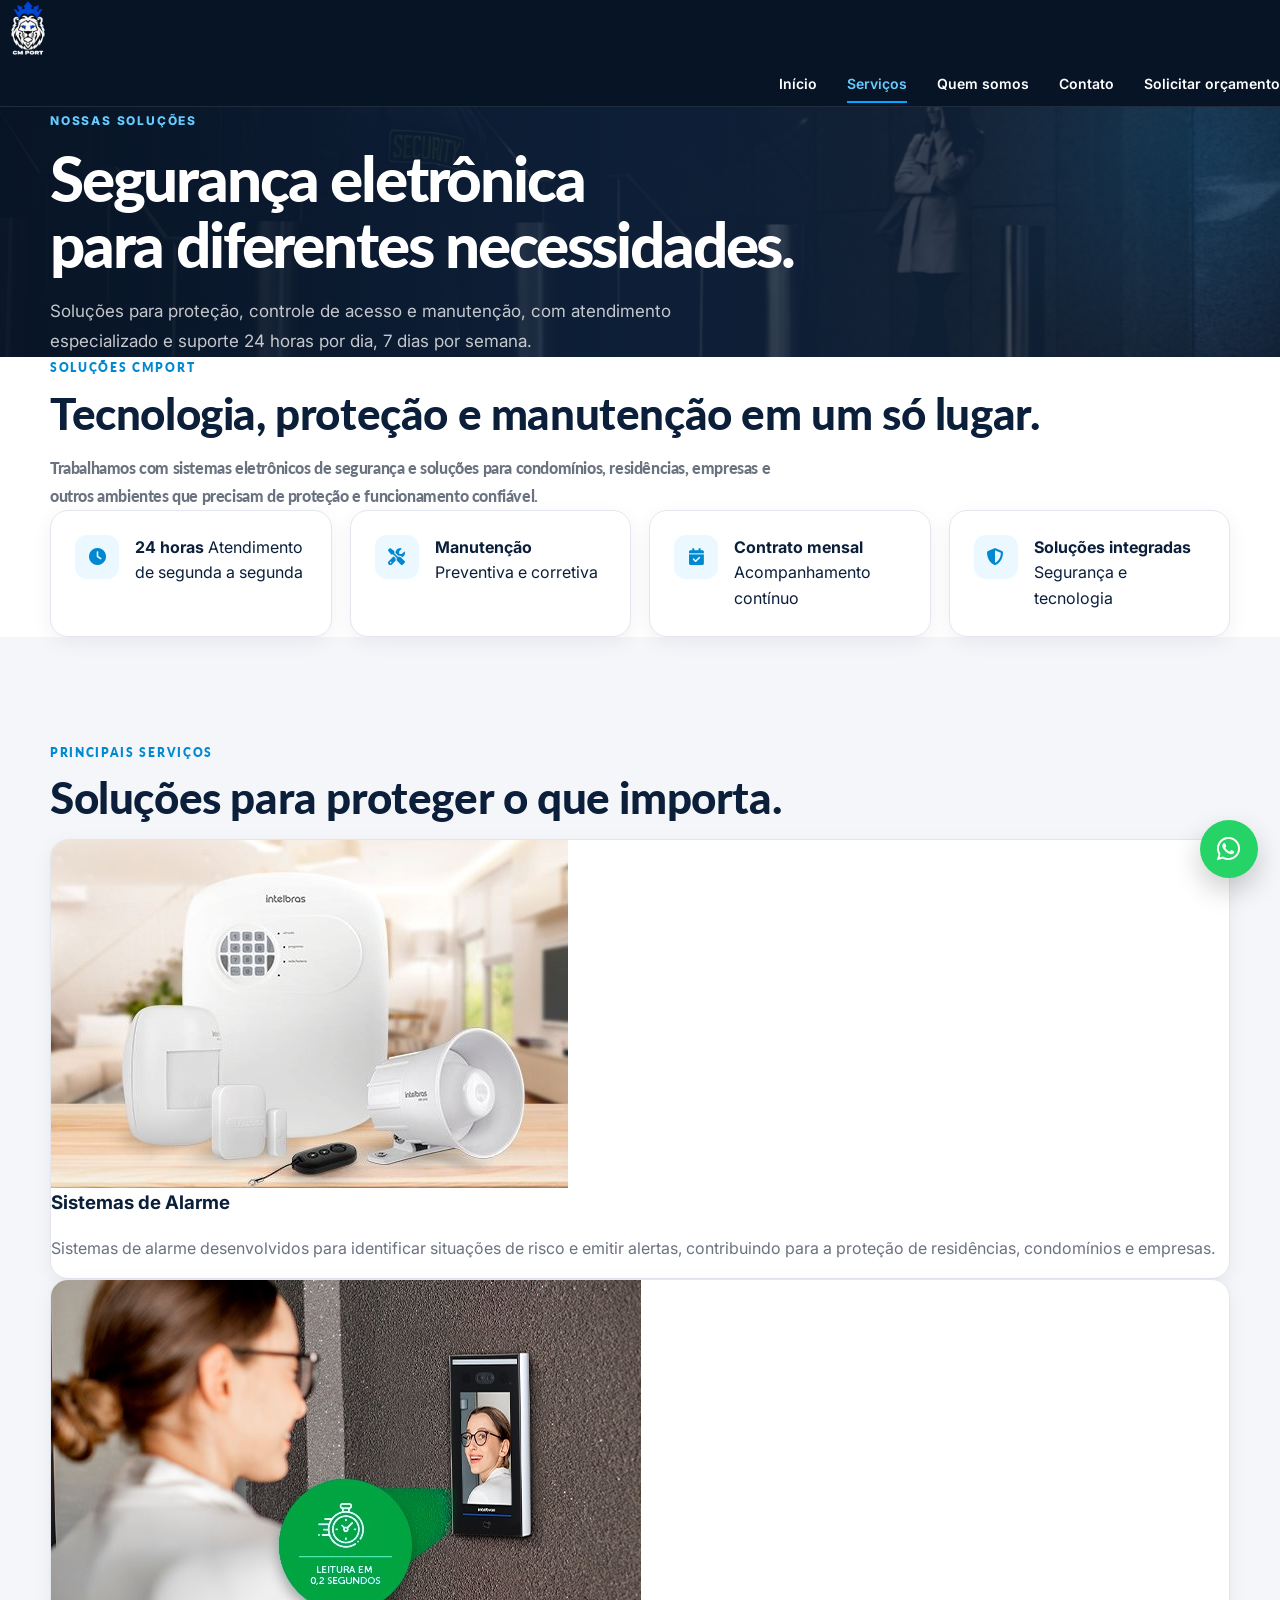
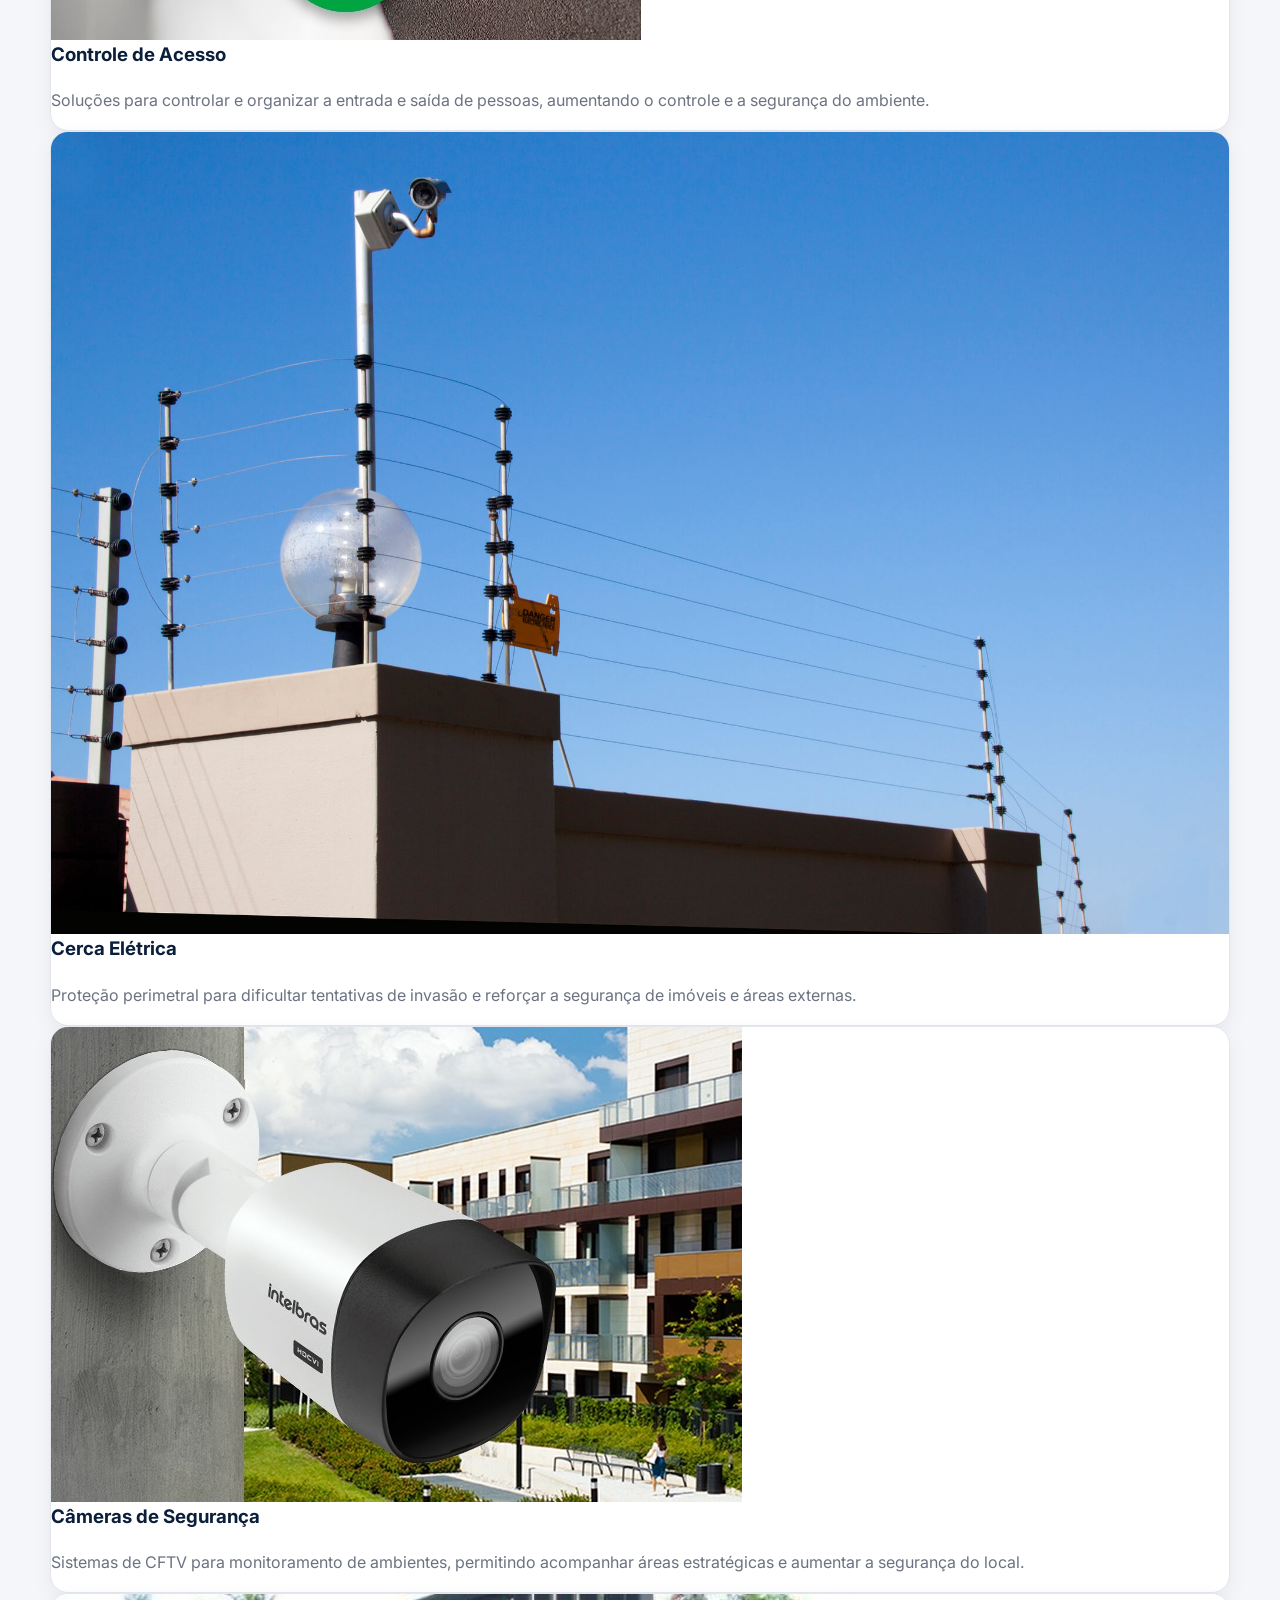
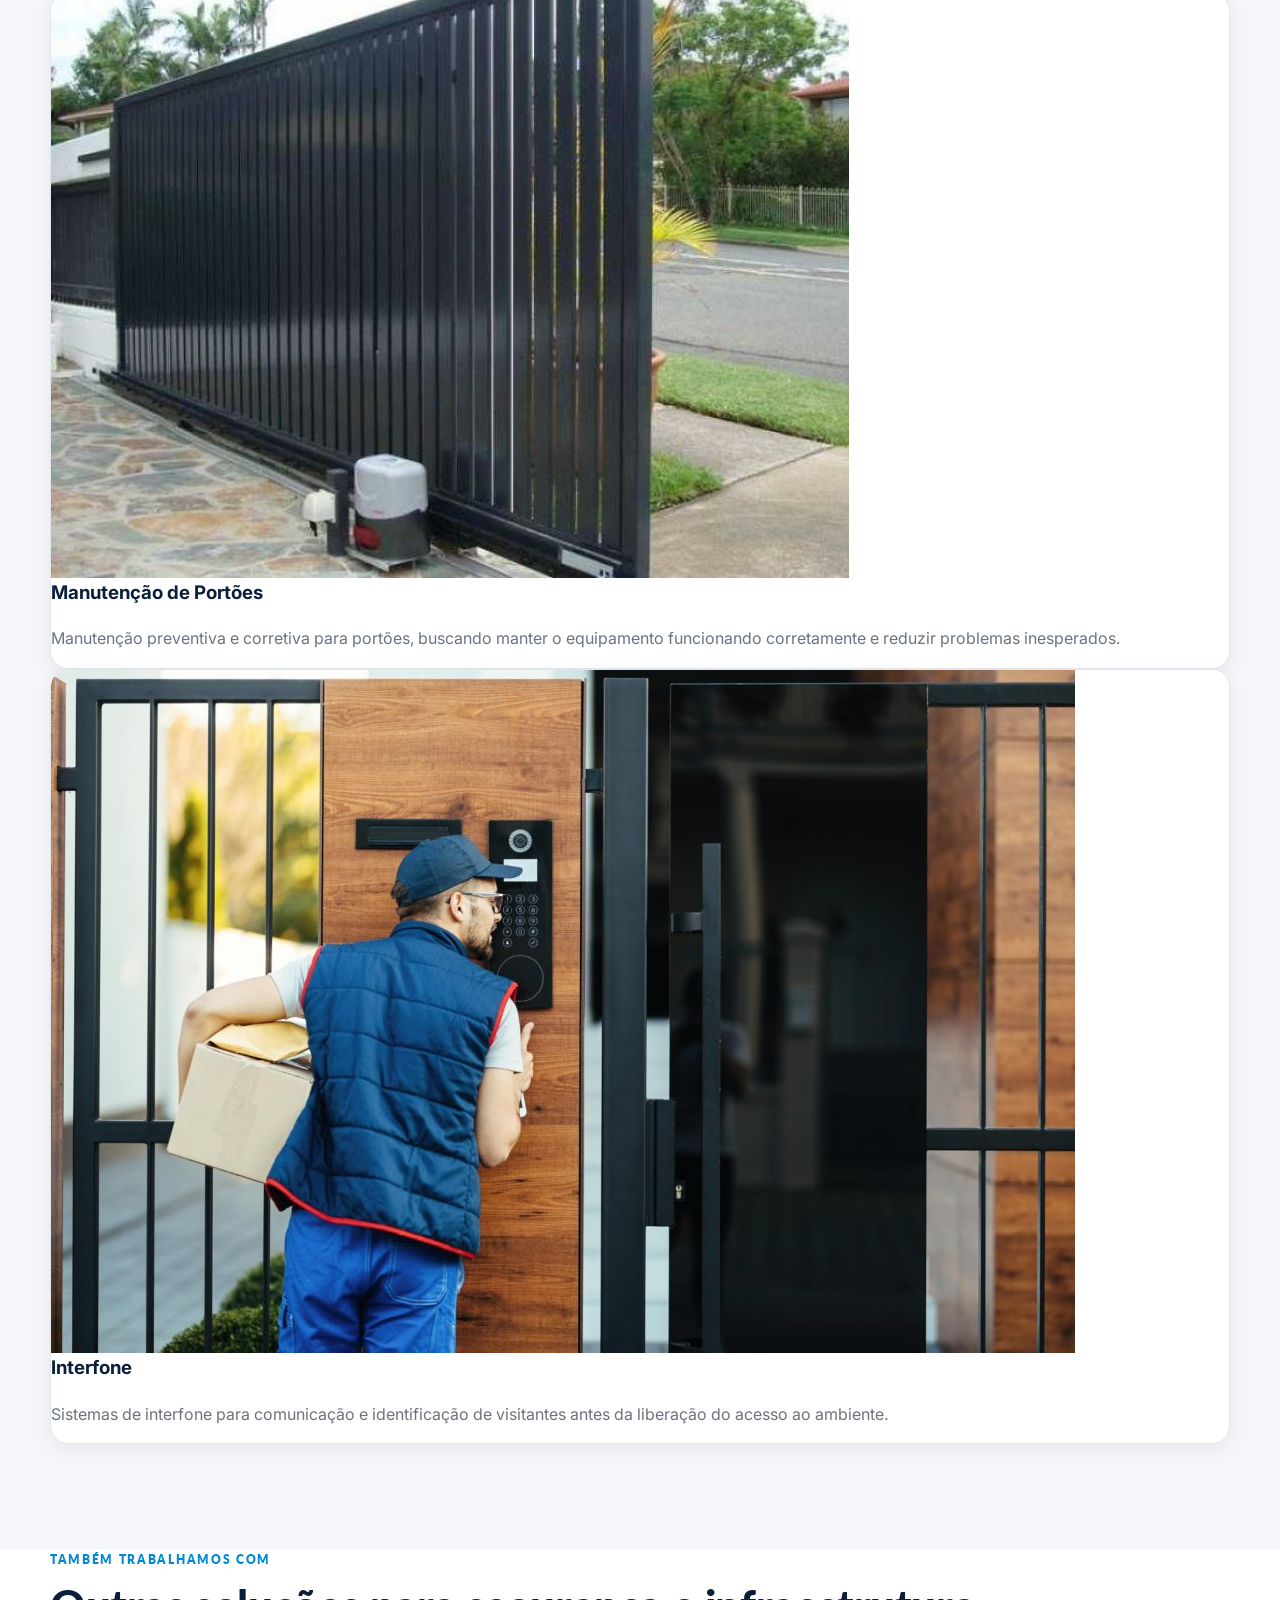
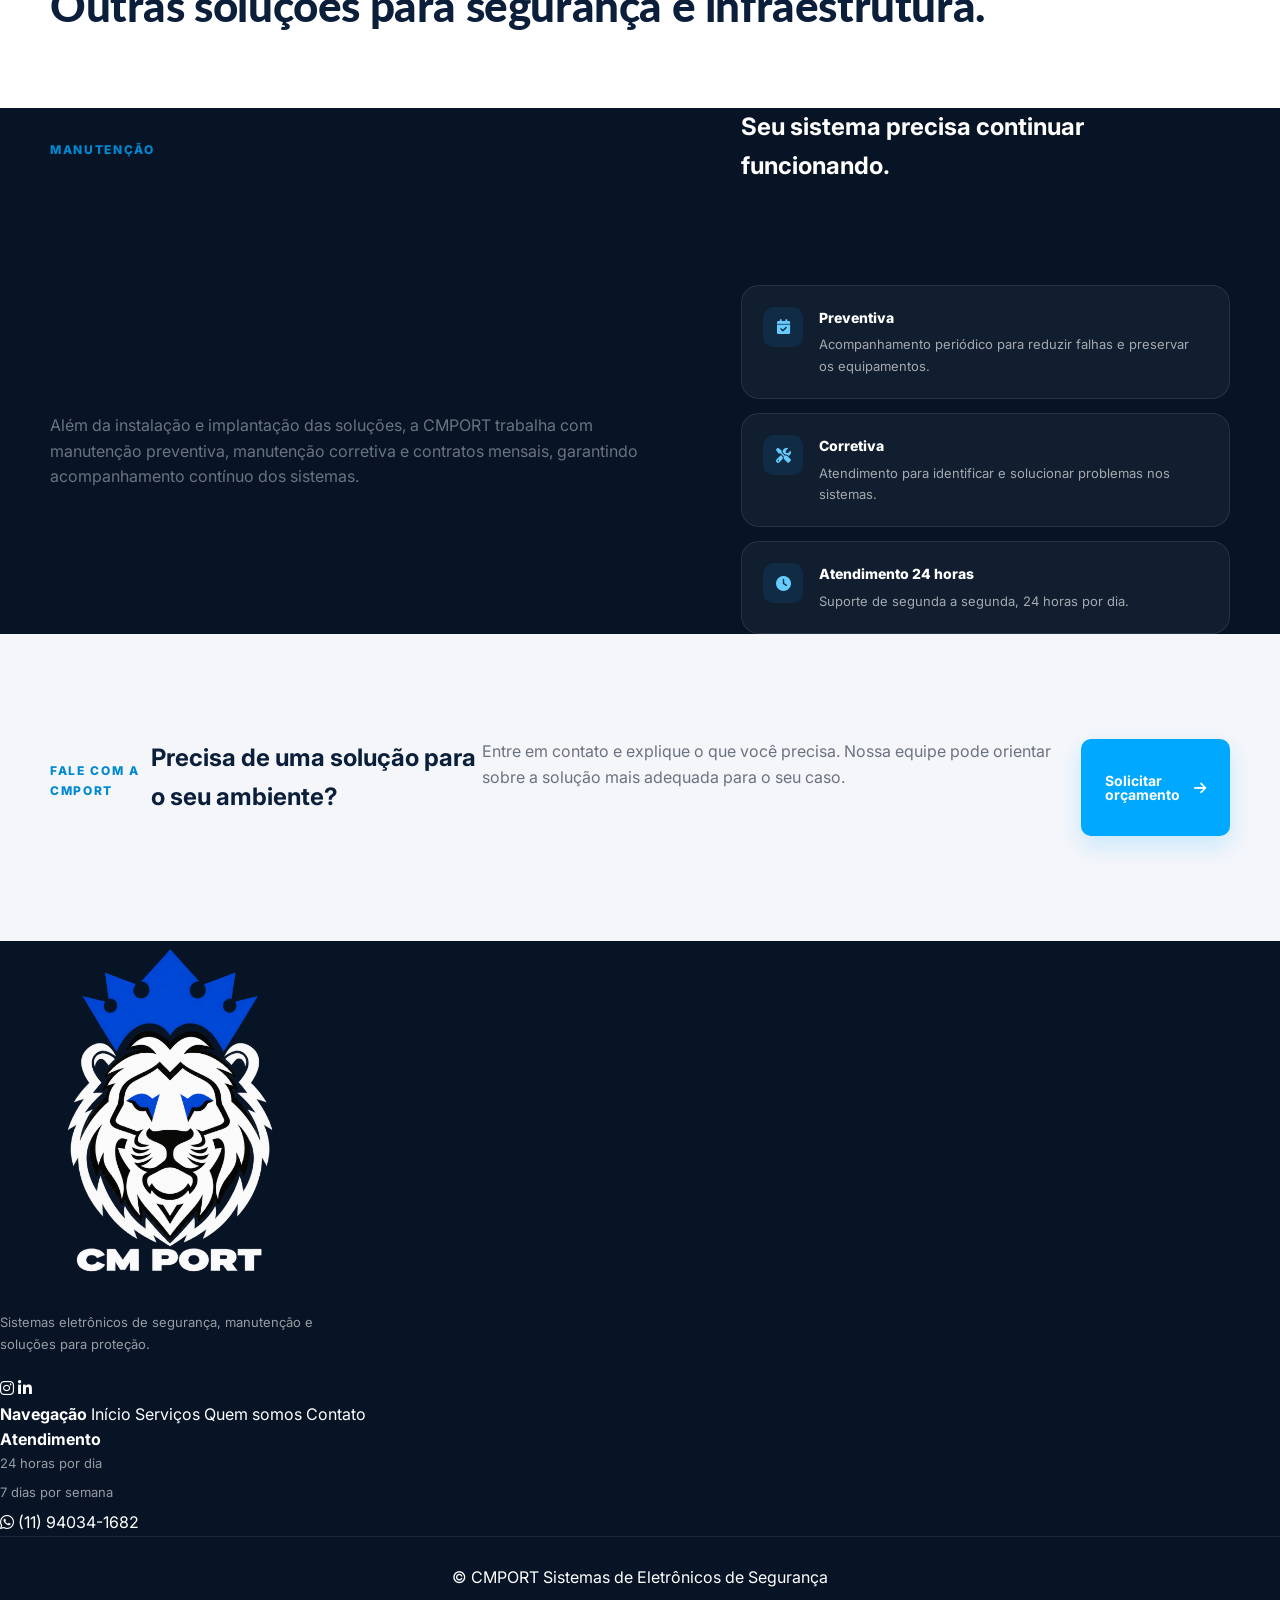
<file: servicos.html>
<!DOCTYPE html>
<html lang="pt-BR">

<head>
    <meta charset="UTF-8">
    <meta name="viewport" content="width=device-width, initial-scale=1.0">

    <title>Serviços | CMPORT</title>

    <meta
        name="description"
        content="Conheça as soluções da CMPORT em segurança eletrônica, controle de acesso, CFTV, cerca elétrica, portões, interfones e manutenção."
    >

    <link rel="preconnect" href="https://fonts.googleapis.com">
    <link rel="preconnect" href="https://fonts.gstatic.com" crossorigin>

    <link
        href="https://fonts.googleapis.com/css2?family=Inter:wght@400;500;600;700;800&family=Lato:wght@400;700;900&display=swap"
        rel="stylesheet"
    >

    <link
        rel="stylesheet"
        href="https://cdnjs.cloudflare.com/ajax/libs/font-awesome/6.5.2/css/all.min.css"
    >

    <link rel="stylesheet" href="estilo.css">
</head>

<body>

<header class="site-header">

    <div class="header-inner">

        <a class="logo" href="index.html">
            <img src="Logo.png" alt="CMPORT">
        </a>

        <button class="menu-toggle" aria-label="Abrir menu">
            <span></span>
            <span></span>
            <span></span>
        </button>

        <nav class="main-nav">

            <a href="index.html">
                Início
            </a>

            <a href="servicos.html" class="active">
                Serviços
            </a>

            <a href="quem-somos.html">
                Quem somos
            </a>

            <a href="contato.html">
                Contato
            </a>

            <a
                class="nav-cta"
                href="https://api.whatsapp.com/send/?phone=5511940341682&text="
                target="_blank"
                rel="noopener"
            >
                Solicitar orçamento
            </a>

        </nav>

    </div>

</header>


<main>

    <!-- HERO -->

    <section class="page-hero">

        <div class="container">

            <span class="eyebrow">
                NOSSAS SOLUÇÕES
            </span>

            <h1>
                Segurança eletrônica
                <br>
                para diferentes necessidades.
            </h1>

            <p>
                Soluções para proteção, controle de acesso e manutenção,
                com atendimento especializado e suporte 24 horas por dia,
                7 dias por semana.
            </p>

        </div>

    </section>


    <!-- INTRODUÇÃO -->

    <section class="section">

        <div class="container">

            <div class="section-heading">

                <span class="section-label">
                    SOLUÇÕES CMPORT
                </span>

                <h2>
                    Tecnologia, proteção e manutenção
                    em um só lugar.
                </h2>

                <p>
                    Trabalhamos com sistemas eletrônicos de segurança
                    e soluções para condomínios, residências, empresas
                    e outros ambientes que precisam de proteção e
                    funcionamento confiável.
                </p>

            </div>


            <!-- DESTAQUES -->

            <div class="differential-grid">

                <div class="differential-item">

                    <div class="differential-icon">
                        <i class="fa-solid fa-clock"></i>
                    </div>

                    <div>
                        <strong>24 horas</strong>
                        <span>Atendimento de segunda a segunda</span>
                    </div>

                </div>


                <div class="differential-item">

                    <div class="differential-icon">
                        <i class="fa-solid fa-screwdriver-wrench"></i>
                    </div>

                    <div>
                        <strong>Manutenção</strong>
                        <span>Preventiva e corretiva</span>
                    </div>

                </div>


                <div class="differential-item">

                    <div class="differential-icon">
                        <i class="fa-solid fa-calendar-check"></i>
                    </div>

                    <div>
                        <strong>Contrato mensal</strong>
                        <span>Acompanhamento contínuo</span>
                    </div>

                </div>


                <div class="differential-item">

                    <div class="differential-icon">
                        <i class="fa-solid fa-shield-halved"></i>
                    </div>

                    <div>
                        <strong>Soluções integradas</strong>
                        <span>Segurança e tecnologia</span>
                    </div>

                </div>

            </div>

        </div>

    </section>


    <!-- SERVIÇOS -->

    <section class="section services">

        <div class="container">

            <div class="section-heading">

                <span class="section-label">
                    PRINCIPAIS SERVIÇOS
                </span>

                <h2>
                    Soluções para proteger
                    o que importa.
                </h2>

            </div>


            <div class="service-grid">


                <!-- ALARME -->

                <article class="service-card">

                    <img
                        src="Imagens/WhatsApp-Image-2023-08-18-at-14.47.55-1.jpeg"
                        alt="Sistema de alarme"
                    >

                    <div class="service-card-body">

                        <span class="service-number">
                            01
                        </span>

                        <h3>
                            Sistemas de Alarme
                        </h3>

                        <p>
                            Sistemas de alarme desenvolvidos para
                            identificar situações de risco e emitir
                            alertas, contribuindo para a proteção de
                            residências, condomínios e empresas.
                        </p>

                    </div>

                </article>


                <!-- CONTROLE DE ACESSO -->

                <article class="service-card">

                    <img
                        src="Imagens/WhatsApp-Image-2023-08-18-at-14.47.54-2.jpeg"
                        alt="Controle de acesso"
                    >

                    <div class="service-card-body">

                        <span class="service-number">
                            02
                        </span>

                        <h3>
                            Controle de Acesso
                        </h3>

                        <p>
                            Soluções para controlar e organizar a
                            entrada e saída de pessoas, aumentando
                            o controle e a segurança do ambiente.
                        </p>

                    </div>

                </article>


                <!-- CERCA ELÉTRICA -->

                <article class="service-card">

                    <img
                        src="Imagens/original-dc3877520bd2c9fdb4041e0e8166e64f.jpg"
                        alt="Cerca elétrica"
                    >

                    <div class="service-card-body">

                        <span class="service-number">
                            03
                        </span>

                        <h3>
                            Cerca Elétrica
                        </h3>

                        <p>
                            Proteção perimetral para dificultar
                            tentativas de invasão e reforçar a
                            segurança de imóveis e áreas externas.
                        </p>

                    </div>

                </article>


                <!-- CFTV -->

                <article class="service-card">

                    <img
                        src="Imagens/WhatsApp-Image-2023-08-18-at-14.48.38-1.jpeg"
                        alt="Câmeras de segurança e CFTV"
                    >

                    <div class="service-card-body">

                        <span class="service-number">
                            04
                        </span>

                        <h3>
                            Câmeras de Segurança
                        </h3>

                        <p>
                            Sistemas de CFTV para monitoramento de
                            ambientes, permitindo acompanhar áreas
                            estratégicas e aumentar a segurança
                            do local.
                        </p>

                    </div>

                </article>


                <!-- PORTÕES -->

                <article class="service-card">

                    <img
                        src="Imagens/manutencao-portao-automatico-1.jpg"
                        alt="Manutenção de portões automáticos"
                    >

                    <div class="service-card-body">

                        <span class="service-number">
                            05
                        </span>

                        <h3>
                            Manutenção de Portões
                        </h3>

                        <p>
                            Manutenção preventiva e corretiva para
                            portões, buscando manter o equipamento
                            funcionando corretamente e reduzir
                            problemas inesperados.
                        </p>

                    </div>

                </article>


                <!-- INTERFONE -->

                <article class="service-card">

                    <img
                        src="Imagens/back-view-deliverer-ringing-intercom-gate-customer-s-house-while-delivering-packages-1-1024x683.jpg"
                        alt="Sistema de interfone"
                    >

                    <div class="service-card-body">

                        <span class="service-number">
                            06
                        </span>

                        <h3>
                            Interfone
                        </h3>

                        <p>
                            Sistemas de interfone para comunicação
                            e identificação de visitantes antes
                            da liberação do acesso ao ambiente.
                        </p>

                    </div>

                </article>


            </div>

        </div>

    </section>


    <!-- OUTRAS SOLUÇÕES -->

    <section class="section section-dark">

        <div class="container">

            <div class="section-heading light">

                <span class="section-label">
                    TAMBÉM TRABALHAMOS COM
                </span>

                <h2>
                    Outras soluções para
                    segurança e infraestrutura.
                </h2>

            </div>


            <div class="solution-tags">

                <span>
                    Sistema Linear
                </span>

                <span>
                    Antena Coletiva
                </span>

                <span>
                    Sistema IVA
                </span>

                <span>
                    Alarme de Incêndio
                </span>

                <span>
                    Poste de Monitoramento
                </span>

            </div>

        </div>

    </section>


    <!-- MANUTENÇÃO -->

    <section class="maintenance section">

        <div class="container">

            <div class="maintenance-content">

                <span class="section-label">
                    MANUTENÇÃO
                </span>

                <h2>
                    Seu sistema precisa
                    continuar funcionando.
                </h2>

                <p>
                    Além da instalação e implantação das soluções,
                    a CMPORT trabalha com manutenção preventiva,
                    manutenção corretiva e contratos mensais,
                    garantindo acompanhamento contínuo dos sistemas.
                </p>


                <div class="maintenance-features">


                    <div class="maintenance-feature">

                        <i class="fa-solid fa-calendar-check"></i>

                        <div>

                            <strong>
                                Preventiva
                            </strong>

                            <span>
                                Acompanhamento periódico para
                                reduzir falhas e preservar os equipamentos.
                            </span>

                        </div>

                    </div>


                    <div class="maintenance-feature">

                        <i class="fa-solid fa-screwdriver-wrench"></i>

                        <div>

                            <strong>
                                Corretiva
                            </strong>

                            <span>
                                Atendimento para identificar e
                                solucionar problemas nos sistemas.
                            </span>

                        </div>

                    </div>


                    <div class="maintenance-feature">

                        <i class="fa-solid fa-clock"></i>

                        <div>

                            <strong>
                                Atendimento 24 horas
                            </strong>

                            <span>
                                Suporte de segunda a segunda,
                                24 horas por dia.
                            </span>

                        </div>

                    </div>


                </div>

            </div>

        </div>

    </section>


    <!-- CTA -->

    <section class="final-cta section">

        <div class="container">

            <span class="section-label">
                FALE COM A CMPORT
            </span>

            <h2>
                Precisa de uma solução
                para o seu ambiente?
            </h2>

            <p>
                Entre em contato e explique o que você precisa.
                Nossa equipe pode orientar sobre a solução mais
                adequada para o seu caso.
            </p>

            <a
                class="btn btn-primary"
                href="https://api.whatsapp.com/send/?phone=5511940341682&text="
                target="_blank"
                rel="noopener"
            >
                Solicitar orçamento
                <i class="fa-solid fa-arrow-right"></i>
            </a>

        </div>

    </section>

</main>


<!-- FOOTER -->

<footer class="site-footer">

    <div class="footer-inner">


        <div class="footer-brand">

            <img
                class="footer-logo"
                src="Logo.png"
                alt="CMPORT"
            >

            <p>
                Sistemas eletrônicos de segurança,
                manutenção e soluções para proteção.
            </p>

            <div class="social-links">

                <a
                    href="https://www.instagram.com/cmport_/"
                    target="_blank"
                    rel="noopener"
                    aria-label="Instagram da CMPORT"
                >
                    <i class="fa-brands fa-instagram"></i>
                </a>

                <a
                    href="#"
                    aria-label="LinkedIn da CMPORT"
                >
                    <i class="fa-brands fa-linkedin-in"></i>
                </a>

            </div>

        </div>


        <div class="footer-links">

            <strong>
                Navegação
            </strong>

            <a href="index.html">
                Início
            </a>

            <a href="servicos.html">
                Serviços
            </a>

            <a href="quem-somos.html">
                Quem somos
            </a>

            <a href="contato.html">
                Contato
            </a>

        </div>


        <div class="footer-contact">

            <strong>
                Atendimento
            </strong>

            <span>
                24 horas por dia
            </span>

            <span>
                7 dias por semana
            </span>

            <a
                href="https://api.whatsapp.com/send/?phone=5511940341682&text="
                target="_blank"
                rel="noopener"
            >
                <i class="fa-brands fa-whatsapp"></i>
                (11) 94034-1682
            </a>

        </div>


    </div>


    <div class="footer-bottom">

        <span>
            © CMPORT Sistemas de Eletrônicos de Segurança
        </span>

    </div>

</footer>


<!-- WHATSAPP -->

<a
    class="whatsapp-float"
    href="https://api.whatsapp.com/send/?phone=5511940341682&text="
    target="_blank"
    rel="noopener"
    aria-label="Falar com a CMPORT pelo WhatsApp"
>
    <i class="fa-brands fa-whatsapp"></i>
</a>


<script src="script.js"></script>

</body>

</html>
</file>
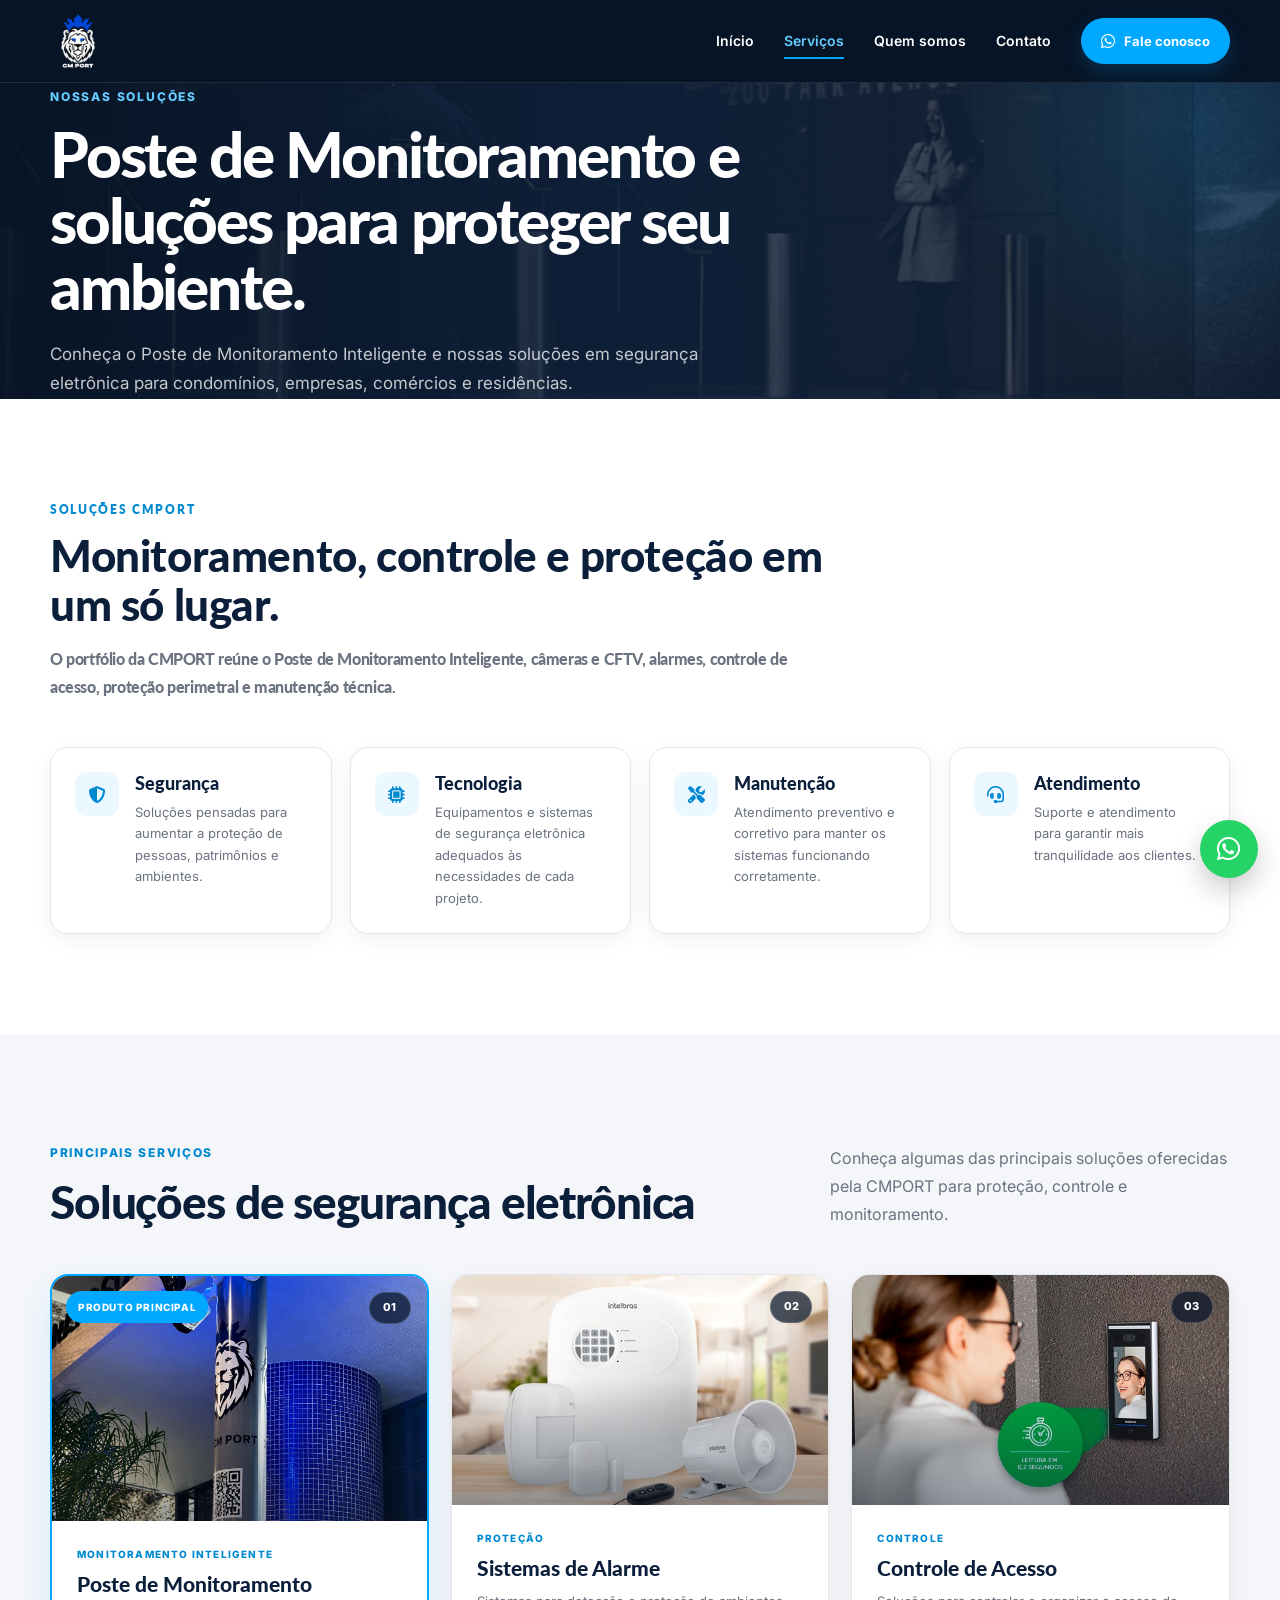
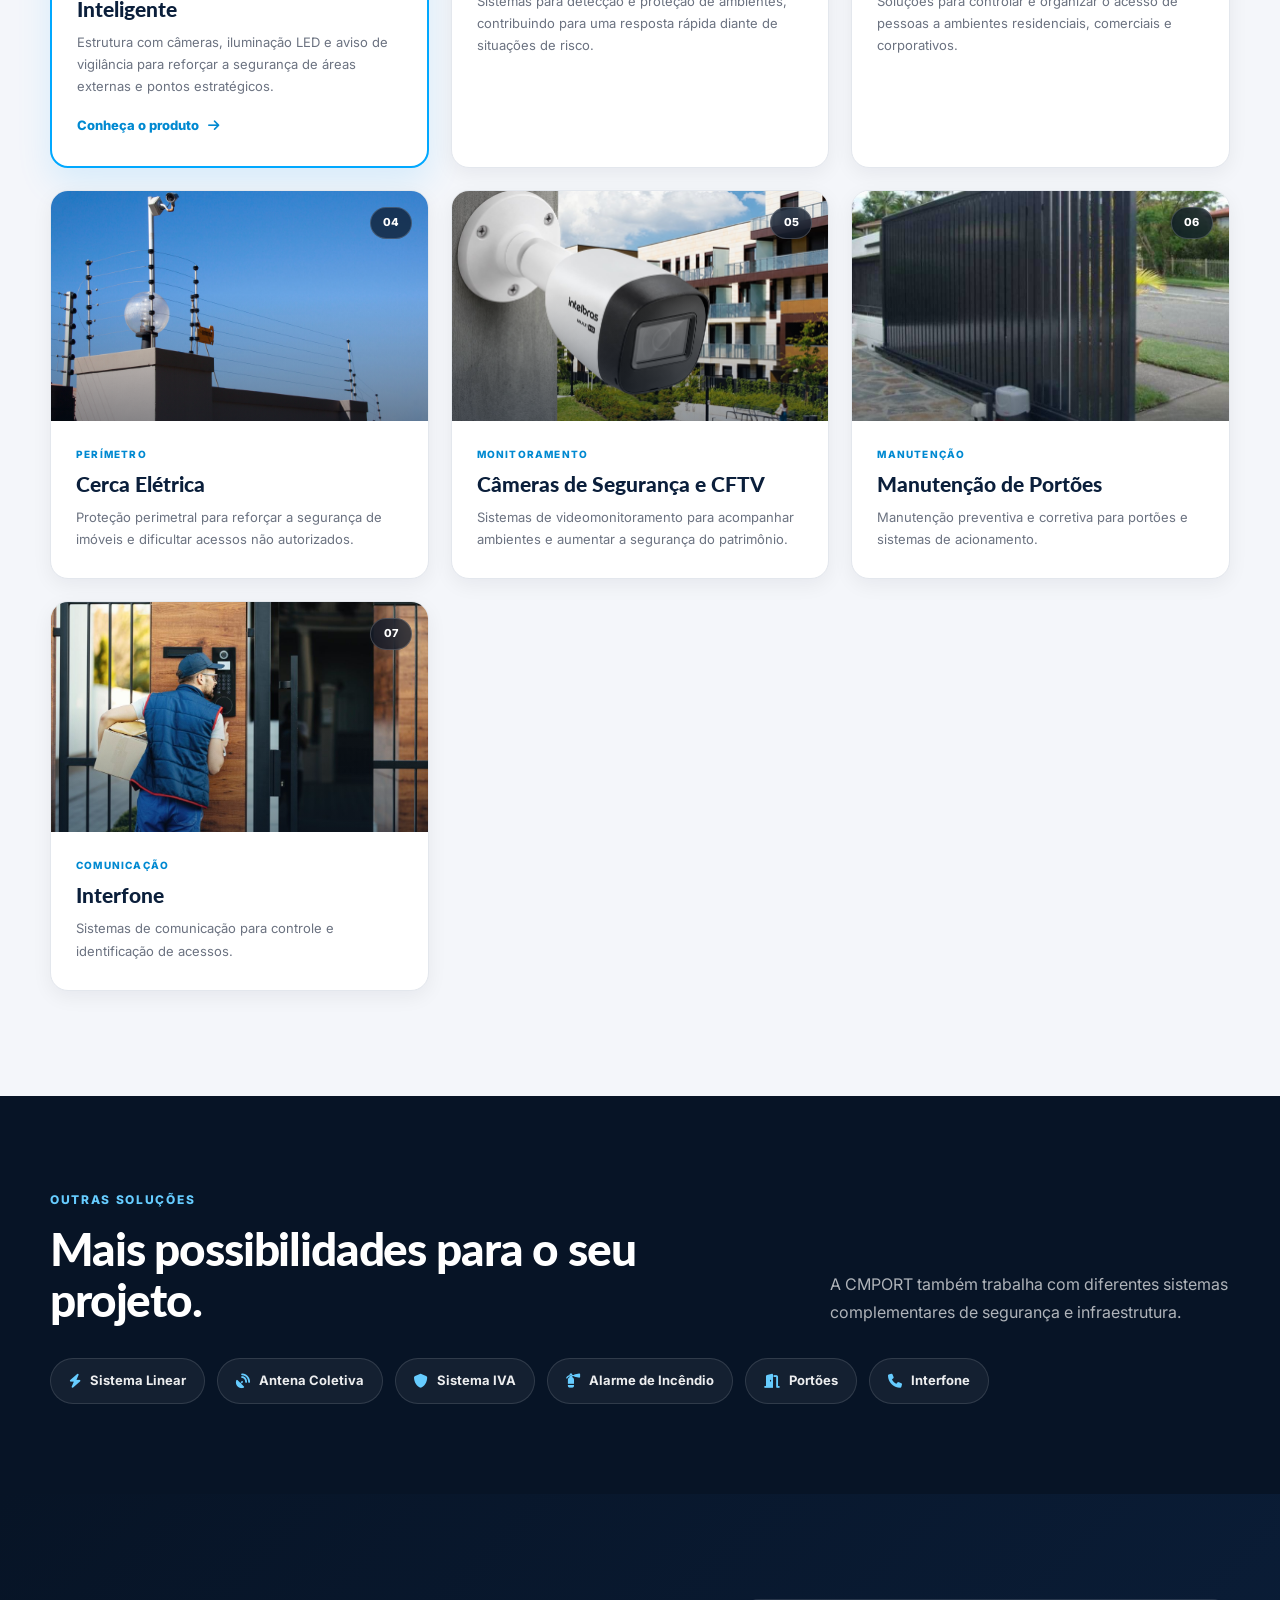
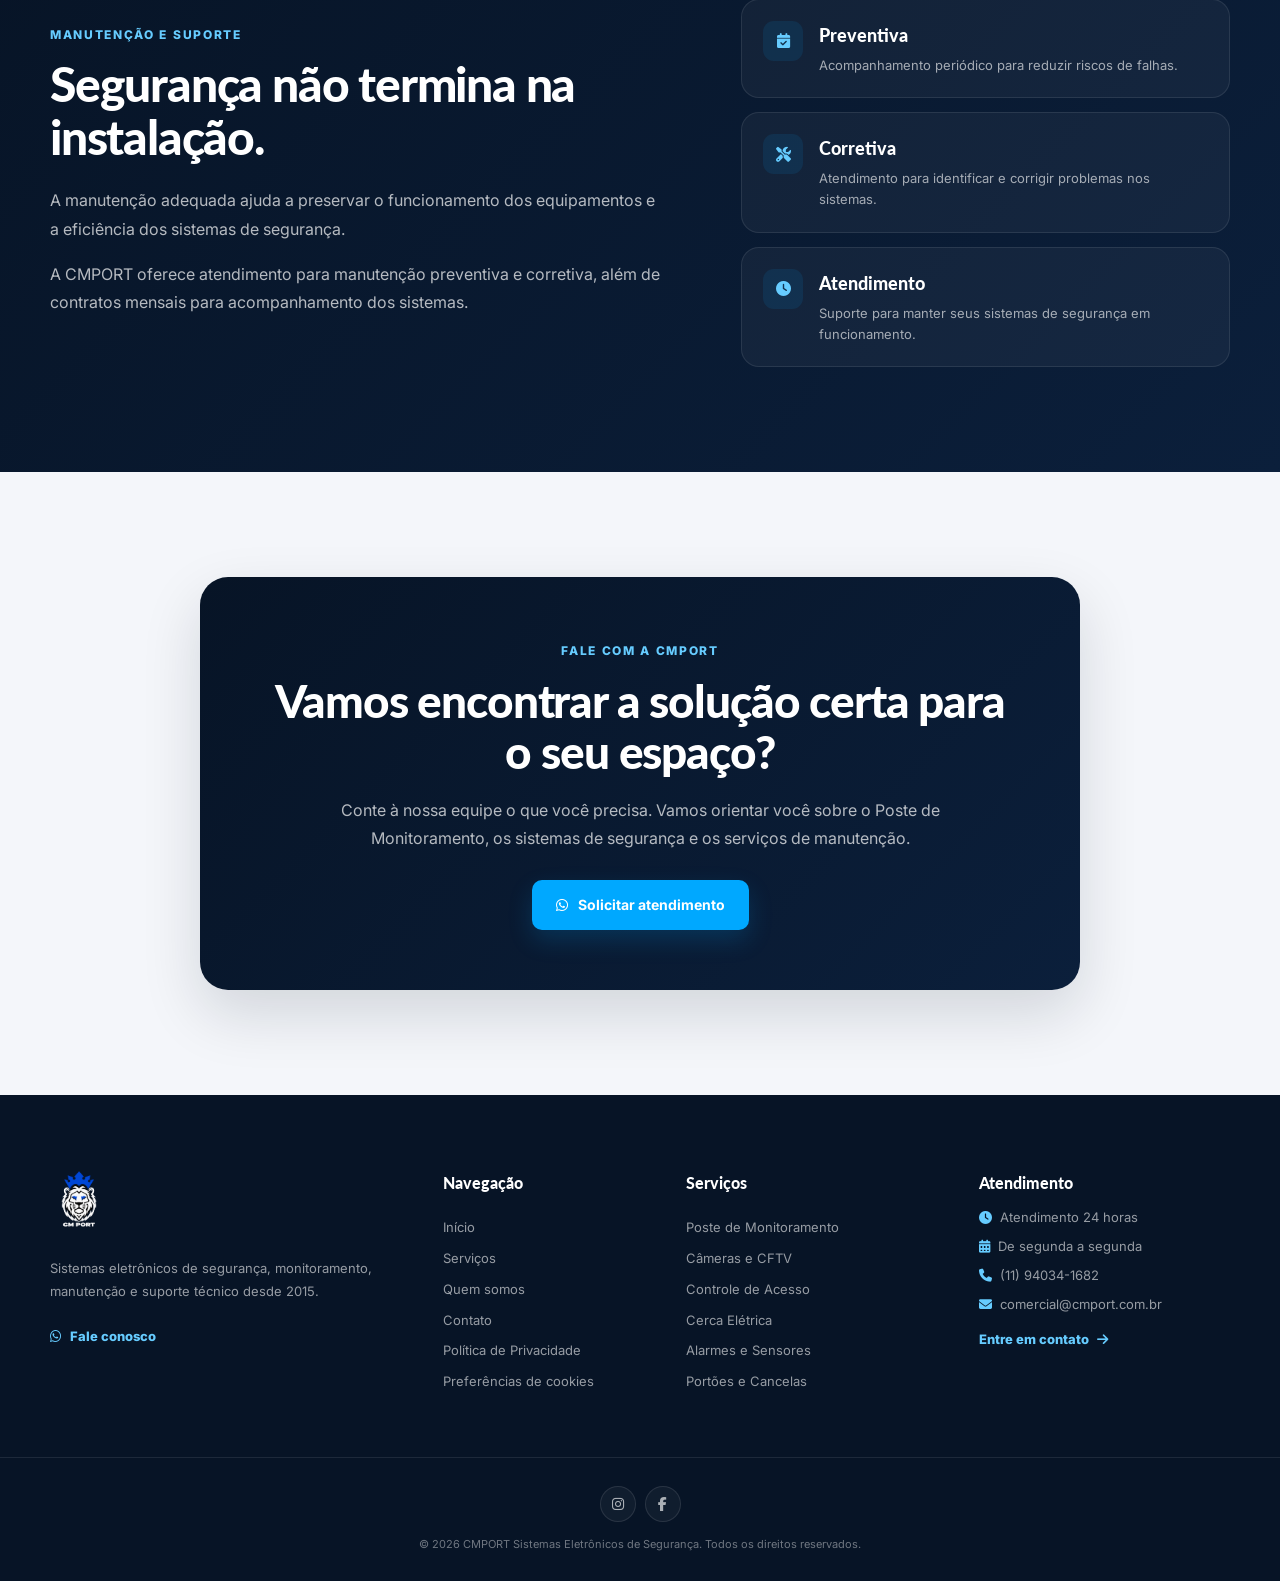
<file: serviços.html>
<!DOCTYPE html>
<html lang="pt-BR">
<head>
<meta charset="UTF-8">
<meta name="viewport" content="width=device-width, initial-scale=1.0">
<title>Poste de Monitoramento e Serviços de Segurança Eletrônica | CMPORT</title>
<meta name="description" content="Conheça o Poste de Monitoramento Inteligente e os serviços da CMPORT em CFTV, alarmes, controle de acesso, proteção perimetral, portões e manutenção.">
<meta name="author" content="CMPORT Sistemas Eletrônicos de Segurança">
<meta name="robots" content="index, follow">
<meta name="theme-color" content="#0B1F3B">
<link rel="canonical" href="https://www.cmport.com.br/servi%C3%A7os.html">
<link rel="icon" type="image/png" href="Logo.png">
<meta property="og:type" content="website">
<meta property="og:locale" content="pt_BR">
<meta property="og:title" content="Serviços de Segurança Eletrônica | CMPORT">
<meta property="og:description" content="Soluções completas em segurança eletrônica, CFTV, controle de acesso, alarmes, cerca elétrica e manutenção.">
<meta property="og:url" content="https://www.cmport.com.br/servi%C3%A7os.html">
<meta property="og:site_name" content="CMPORT Sistemas Eletrônicos de Segurança">
<meta property="og:image" content="https://www.cmport.com.br/Logo.png">
<meta name="twitter:card" content="summary">
<meta name="twitter:title" content="Serviços de Segurança Eletrônica | CMPORT">
<meta name="twitter:description" content="Soluções completas em segurança eletrônica, CFTV, controle de acesso, alarmes, cerca elétrica e manutenção.">
<meta name="twitter:image" content="https://www.cmport.com.br/Logo.png">
<link rel="preconnect" href="https://fonts.googleapis.com">
<link rel="preconnect" href="https://fonts.gstatic.com" crossorigin>
<link href="https://fonts.googleapis.com/css2?family=Inter:wght@400;500;600;700;800&family=Lato:wght@400;700;900&display=swap" rel="stylesheet">
<link rel="stylesheet" href="https://cdnjs.cloudflare.com/ajax/libs/font-awesome/6.5.2/css/all.min.css">
<link rel="stylesheet" href="estilo.css">

<script type="application/ld+json">
{
  "@context": "https://schema.org",
  "@graph": [
    {
      "@type": "Organization",
      "@id": "https://www.cmport.com.br/#organization",
      "name": "CMPORT Sistemas Eletrônicos de Segurança",
      "url": "https://www.cmport.com.br/",
      "logo": "https://www.cmport.com.br/Logo.png",
      "sameAs": [
        "https://www.instagram.com/cmport_/",
        "https://www.facebook.com/cmport.sistemas/"
      ]
    },
    {
      "@type": "WebSite",
      "@id": "https://www.cmport.com.br/#website",
      "url": "https://www.cmport.com.br/",
      "name": "CMPORT Sistemas Eletrônicos de Segurança",
      "publisher": {
        "@id": "https://www.cmport.com.br/#organization"
      },
      "inLanguage": "pt-BR"
    },
    {
      "@type": "WebPage",
      "@id": "https://www.cmport.com.br/servi%C3%A7os.html#webpage",
      "url": "https://www.cmport.com.br/servi%C3%A7os.html",
      "name": "Serviços de Segurança Eletrônica | CMPORT",
      "isPartOf": {
        "@id": "https://www.cmport.com.br/#website"
      },
      "about": {
        "@id": "https://www.cmport.com.br/#organization"
      },
      "inLanguage": "pt-BR"
    },
    {
      "@type": "Service",
      "name": "Serviços de Segurança Eletrônica",
      "provider": {
        "@id": "https://www.cmport.com.br/#organization"
      },
      "serviceType": [
        "CFTV",
        "Câmeras de Segurança",
        "Sistemas de Alarme",
        "Controle de Acesso",
        "Cerca Elétrica",
        "Manutenção de Portões",
        "Interfone",
        "Poste de Monitoramento",
        "Manutenção Preventiva",
        "Manutenção Corretiva"
      ]
    },
    {
      "@type": "BreadcrumbList",
      "itemListElement": [
        {
          "@type": "ListItem",
          "position": 1,
          "name": "Início",
          "item": "https://www.cmport.com.br/"
        },
        {
          "@type": "ListItem",
          "position": 2,
          "name": "Serviços",
          "item": "https://www.cmport.com.br/servi%C3%A7os.html"
        }
      ]
    }
  ]
}
</script>
</head>

<body>

<header class="header">
    <div class="container header-container">
        <a href="index.html" class="logo" aria-label="CMPORT - Página inicial">
            <img src="Logo.png" alt="Logo da CMPORT Sistemas Eletrônicos de Segurança">
        </a>

        <button class="menu-toggle" type="button" aria-label="Abrir menu" aria-expanded="false">
            <i class="fa-solid fa-bars"></i>
        </button>

        <nav class="nav" aria-label="Navegação principal">
            <a href="index.html">Início</a>
            <a href="serviços.html" class="active" aria-current="page">Serviços</a>
            <a href="quem-somos.html">Quem somos</a>
            <a href="contato.html">Contato</a>
            <a href="https://api.whatsapp.com/send?phone=5511940341682&text=Ol%C3%A1%2C%20gostaria%20de%20solicitar%20um%20atendimento%20da%20CMPORT." class="nav-button" target="_blank" rel="noopener noreferrer" aria-label="Falar com a CMPORT pelo WhatsApp">
                <i class="fa-brands fa-whatsapp"></i>
                Fale conosco
            </a>
        </nav>
    </div>
</header>

<main>

    <section class="page-hero">
        <div class="container page-hero-content">
            <span class="hero-eyebrow">NOSSAS SOLUÇÕES</span>
            <h1>Poste de Monitoramento e soluções para proteger seu ambiente.</h1>
            <p>Conheça o Poste de Monitoramento Inteligente e nossas soluções em segurança eletrônica para condomínios, empresas, comércios e residências.</p>
        </div>
    </section>

    <section class="intro-section">
        <div class="container">
            <div class="section-heading">
                <span class="section-label">SOLUÇÕES CMPORT</span>
                <h2>Monitoramento, controle e proteção em um só lugar.</h2>
                <p>O portfólio da CMPORT reúne o Poste de Monitoramento Inteligente, câmeras e CFTV, alarmes, controle de acesso, proteção perimetral e manutenção técnica.</p>
            </div>

            <div class="differential-grid">
                <div class="differential-item">
                    <div class="differential-icon"><i class="fa-solid fa-shield-halved"></i></div>
                    <div>
                        <h3>Segurança</h3>
                        <p>Soluções pensadas para aumentar a proteção de pessoas, patrimônios e ambientes.</p>
                    </div>
                </div>

                <div class="differential-item">
                    <div class="differential-icon"><i class="fa-solid fa-microchip"></i></div>
                    <div>
                        <h3>Tecnologia</h3>
                        <p>Equipamentos e sistemas de segurança eletrônica adequados às necessidades de cada projeto.</p>
                    </div>
                </div>

                <div class="differential-item">
                    <div class="differential-icon"><i class="fa-solid fa-screwdriver-wrench"></i></div>
                    <div>
                        <h3>Manutenção</h3>
                        <p>Atendimento preventivo e corretivo para manter os sistemas funcionando corretamente.</p>
                    </div>
                </div>

                <div class="differential-item">
                    <div class="differential-icon"><i class="fa-solid fa-headset"></i></div>
                    <div>
                        <h3>Atendimento</h3>
                        <p>Suporte e atendimento para garantir mais tranquilidade aos clientes.</p>
                    </div>
                </div>
            </div>
        </div>
    </section>

    <section class="solutions-section">
        <div class="container">
            <div class="section-top">
                <div>
                    <span class="section-label">PRINCIPAIS SERVIÇOS</span>
                    <h2>Soluções de segurança eletrônica</h2>
                </div>
                <p>Conheça algumas das principais soluções oferecidas pela CMPORT para proteção, controle e monitoramento.</p>
            </div>

            <div class="services-grid">

                <article class="service-card featured-service-card">
                    <div class="service-image">
                        <img src="Imagens/Poste%20de%20Monitoramento1.jpeg" alt="Poste de Monitoramento Inteligente" loading="lazy">
                        <span class="service-number">01</span>
                        <span class="featured-service-badge">PRODUTO PRINCIPAL</span>
                    </div>
                    <div class="service-content">
                        <span class="service-category">Monitoramento inteligente</span>
                        <h3>Poste de Monitoramento Inteligente</h3>
                        <p>Estrutura com câmeras, iluminação LED e aviso de vigilância para reforçar a segurança de áreas externas e pontos estratégicos.</p>
                        <a href="index.html#poste-monitoramento" class="service-link">Conheça o produto <i class="fa-solid fa-arrow-right"></i></a>
                    </div>
                </article>

                <article class="service-card">
                    <div class="service-image">
                        <img src="Imagens/alarme.jpeg" alt="Sistema de alarme de segurança" loading="lazy">
                        <span class="service-number">02</span>
                    </div>
                    <div class="service-content">
                        <span class="service-category">Proteção</span>
                        <h3>Sistemas de Alarme</h3>
                        <p>Sistemas para detecção e proteção de ambientes, contribuindo para uma resposta rápida diante de situações de risco.</p>
                    </div>
                </article>

                <article class="service-card">
                    <div class="service-image">
                        <img src="Imagens/controle%20de%20acesso.jpeg" alt="Sistema de controle de acesso" loading="lazy">
                        <span class="service-number">03</span>
                    </div>
                    <div class="service-content">
                        <span class="service-category">Controle</span>
                        <h3>Controle de Acesso</h3>
                        <p>Soluções para controlar e organizar o acesso de pessoas a ambientes residenciais, comerciais e corporativos.</p>
                    </div>
                </article>

                <article class="service-card">
                    <div class="service-image">
                        <img src="Imagens/original-dc3877520bd2c9fdb4041e0e8166e64f.jpg" alt="Cerca elétrica de segurança" loading="lazy">
                        <span class="service-number">04</span>
                    </div>
                    <div class="service-content">
                        <span class="service-category">Perímetro</span>
                        <h3>Cerca Elétrica</h3>
                        <p>Proteção perimetral para reforçar a segurança de imóveis e dificultar acessos não autorizados.</p>
                    </div>
                </article>

                <article class="service-card">
                    <div class="service-image">
                        <img src="Imagens/Camera de segurança.jpeg" alt="Câmeras de segurança e sistema CFTV" loading="lazy">
                        <span class="service-number">05</span>
                    </div>
                    <div class="service-content">
                        <span class="service-category">Monitoramento</span>
                        <h3>Câmeras de Segurança e CFTV</h3>
                        <p>Sistemas de videomonitoramento para acompanhar ambientes e aumentar a segurança do patrimônio.</p>
                    </div>
                </article>

                <article class="service-card">
                    <div class="service-image">
                        <img src="Imagens/manutencao-portao-automatico-1.jpg" alt="Manutenção de portão automático" loading="lazy">
                        <span class="service-number">06</span>
                    </div>
                    <div class="service-content">
                        <span class="service-category">Manutenção</span>
                        <h3>Manutenção de Portões</h3>
                        <p>Manutenção preventiva e corretiva para portões e sistemas de acionamento.</p>
                    </div>
                </article>

                <article class="service-card">
                    <div class="service-image">
                        <img src="Imagens/back-view-deliverer-ringing-intercom-gate-customer-s-house-while-delivering-packages-1-1024x683.jpg" alt="Sistema de interfone" loading="lazy">
                        <span class="service-number">07</span>
                    </div>
                    <div class="service-content">
                        <span class="service-category">Comunicação</span>
                        <h3>Interfone</h3>
                        <p>Sistemas de comunicação para controle e identificação de acessos.</p>
                    </div>
                </article>

            </div>
        </div>
    </section>

    <section class="other-solutions">
        <div class="container">
            <div class="section-header">
                <div>
                    <span class="section-label">OUTRAS SOLUÇÕES</span>
                    <h2>Mais possibilidades para o seu projeto.</h2>
                </div>
                <p>A CMPORT também trabalha com diferentes sistemas complementares de segurança e infraestrutura.</p>
            </div>

            <div class="solution-tags">
                <span><i class="fa-solid fa-bolt"></i> Sistema Linear</span>
                <span><i class="fa-solid fa-satellite-dish"></i> Antena Coletiva</span>
                <span><i class="fa-solid fa-shield"></i> Sistema IVA</span>
                <span><i class="fa-solid fa-fire-extinguisher"></i> Alarme de Incêndio</span>
                <span><i class="fa-solid fa-door-open"></i> Portões</span>
                <span><i class="fa-solid fa-phone"></i> Interfone</span>
            </div>
        </div>
    </section>

    <section class="maintenance-section">
        <div class="maintenance-background">
            <div class="container">
                <div class="maintenance-content">
                    <div class="maintenance-text">
                        <span class="section-label">MANUTENÇÃO E SUPORTE</span>
                        <h2>Segurança não termina na instalação.</h2>
                        <p>A manutenção adequada ajuda a preservar o funcionamento dos equipamentos e a eficiência dos sistemas de segurança.</p>
                        <p>A CMPORT oferece atendimento para manutenção preventiva e corretiva, além de contratos mensais para acompanhamento dos sistemas.</p>
                    </div>

                    <div class="maintenance-features">
                        <div class="maintenance-feature">
                            <i class="fa-solid fa-calendar-check"></i>
                            <div>
                                <h3>Preventiva</h3>
                                <p>Acompanhamento periódico para reduzir riscos de falhas.</p>
                            </div>
                        </div>

                        <div class="maintenance-feature">
                            <i class="fa-solid fa-screwdriver-wrench"></i>
                            <div>
                                <h3>Corretiva</h3>
                                <p>Atendimento para identificar e corrigir problemas nos sistemas.</p>
                            </div>
                        </div>

                        <div class="maintenance-feature">
                            <i class="fa-solid fa-clock"></i>
                            <div>
                                <h3>Atendimento</h3>
                                <p>Suporte para manter seus sistemas de segurança em funcionamento.</p>
                            </div>
                        </div>
                    </div>
                </div>
            </div>
        </div>
    </section>

    <section class="final-cta">
        <div class="container">
            <div class="final-cta-content">
                <span class="section-label">FALE COM A CMPORT</span>
                <h2>Vamos encontrar a solução certa para o seu espaço?</h2>
                <p>Conte à nossa equipe o que você precisa. Vamos orientar você sobre o Poste de Monitoramento, os sistemas de segurança e os serviços de manutenção.</p>
                <a href="https://api.whatsapp.com/send?phone=5511940341682&text=Ol%C3%A1%2C%20gostaria%20de%20solicitar%20um%20atendimento%20da%20CMPORT." class="btn btn-primary" target="_blank" rel="noopener noreferrer">
                    <i class="fa-brands fa-whatsapp"></i> Solicitar atendimento
                </a>
            </div>
        </div>
    </section>

</main>

<footer class="footer">

    <div class="container footer-container">

        <div class="footer-brand">
            <a href="index.html" class="footer-logo" aria-label="CMPORT - Página inicial">
                <img src="Logo.png" alt="CMPORT Sistemas Eletrônicos de Segurança">
            </a>
            <p>
                Sistemas eletrônicos de segurança, monitoramento,
                manutenção e suporte técnico desde 2015.
            </p>
            <a href="https://api.whatsapp.com/send?phone=5511940341682&text=Ol%C3%A1%2C%20gostaria%20de%20solicitar%20um%20atendimento%20da%20CMPORT." class="footer-whatsapp" target="_blank" rel="noopener noreferrer">
                <i class="fa-brands fa-whatsapp"></i>
                Fale conosco
            </a>
        </div>

        <div class="footer-column">
            <h3>Navegação</h3>
            <a href="index.html">Início</a>
            <a href="serviços.html">Serviços</a>
            <a href="quem-somos.html">Quem somos</a>
            <a href="contato.html">Contato</a>
            <a href="politica.html">Política de Privacidade</a>
            <a href="#" data-cookie-settings>Preferências de cookies</a>
        </div>

        <div class="footer-column">
            <h3>Serviços</h3>
            <a href="index.html#poste-monitoramento">Poste de Monitoramento</a>
            <a href="serviços.html">Câmeras e CFTV</a>
            <a href="serviços.html">Controle de Acesso</a>
            <a href="serviços.html">Cerca Elétrica</a>
            <a href="serviços.html">Alarmes e Sensores</a>
            <a href="serviços.html">Portões e Cancelas</a>
        </div>

        <div class="footer-contact">
            <h3>Atendimento</h3>
            <span><i class="fa-solid fa-clock"></i> Atendimento 24 horas</span>
            <span><i class="fa-solid fa-calendar-days"></i> De segunda a segunda</span>
            <span><i class="fa-solid fa-phone"></i> (11) 94034-1682</span>
            <span><i class="fa-solid fa-envelope"></i> comercial@cmport.com.br</span>
            <a href="contato.html" class="footer-contact-link">
                Entre em contato
                <i class="fa-solid fa-arrow-right"></i>
            </a>
        </div>

    </div>

    <div class="footer-bottom">
        <div class="container footer-bottom-inner">
            <div class="footer-social">
                <a href="https://www.instagram.com/cmport_/" target="_blank" rel="noopener noreferrer" aria-label="Instagram da CMPORT"><i class="fa-brands fa-instagram"></i></a>
                <a href="https://www.facebook.com/cmport.sistemas/" target="_blank" rel="noopener noreferrer" aria-label="Facebook da CMPORT"><i class="fa-brands fa-facebook-f"></i></a>
            </div>
            <p>© 2026 CMPORT Sistemas Eletrônicos de Segurança. Todos os direitos reservados.</p>
        </div>
    </div>

</footer>

<a href="https://api.whatsapp.com/send?phone=5511940341682&text=Ol%C3%A1%2C%20gostaria%20de%20solicitar%20um%20atendimento%20da%20CMPORT." class="whatsapp-float" target="_blank" rel="noopener noreferrer" aria-label="Falar com a CMPORT pelo WhatsApp">
    <i class="fa-brands fa-whatsapp"></i>
</a>

<script src="script.js"></script>
</body>
</html>
</file>
<file: estilo.css>
/* =========================================================
   CMPORT - SISTEMAS ELETRÔNICOS DE SEGURANÇA
   CSS PRINCIPAL (index, serviços, quem-somos, contato)
========================================================= */

/* 01. VARIÁVEIS */
:root {
    --navy: #0B1F3B;
    --navy-dark: #071426;
    --navy-light: #102B4D;
    --blue: #00A8FF;
    --blue-dark: #0089D1;
    --blue-light: #66CCFF;
    --gray: #6B7280;
    --gray-light: #A1A7B0;
    --ice: #F4F6FA;
    --white: #FFFFFF;
    --black: #111111;
    --border: #E3E7ED;
    --shadow-sm: 0 6px 20px rgba(7, 20, 38, 0.06);
    --shadow: 0 16px 40px rgba(7, 20, 38, 0.09);
    --shadow-lg: 0 24px 60px rgba(7, 20, 38, 0.14);
    --radius-sm: 10px;
    --radius: 18px;
    --radius-lg: 28px;
    --transition: 0.25s ease;
    --container: 1180px;
}

/* 02. RESET */
*, *::before, *::after { box-sizing: border-box; }
html { scroll-behavior: smooth; }

body {
    margin: 0;
    padding: 0;
    background: var(--white);
    color: var(--navy);
    font-family: "Inter", sans-serif;
    font-size: 16px;
    line-height: 1.6;
    overflow-x: hidden;
    -webkit-font-smoothing: antialiased;
    text-rendering: optimizeLegibility;
}

body, button, input, textarea, select {
    font-family: "Inter", sans-serif;
}

img {
    display: block;
    max-width: 100%;
}

a {
    color: inherit;
    text-decoration: none;
}

button, a {
    -webkit-tap-highlight-color: transparent;
}

button {
    border: 0;
}

p, h1, h2, h3, h4 {
    margin-top: 0;
}

p {
    color: var(--gray);
}

::selection {
    background: var(--blue);
    color: var(--white);
}

/* 03. CONTAINER */
.container {
    width: min(calc(100% - 48px), var(--container));
    margin-inline: auto;
}

/* 04. HEADER */
.header,
.site-header {
    position: relative;
    z-index: 1000;
    width: 100%;
    background: var(--navy-dark);
    border-bottom: 1px solid rgba(255, 255, 255, 0.10);
}

.header-container {
    min-height: 82px;
    display: flex;
    align-items: center;
    justify-content: space-between;
    gap: 30px;
}

/* LOGO */
.logo,
.footer-logo {
    display: inline-flex;
    align-items: center;
    flex-shrink: 0;
}

.logo img {
    width: auto;
    max-width: 190px;
    max-height: 56px;
    object-fit: contain;
}

.footer-logo img {
    width: auto;
    max-width: 185px;
    max-height: 58px;
    object-fit: contain;
}

/* NAVEGAÇÃO */
.nav,
.main-nav {
    display: flex;
    align-items: center;
    justify-content: flex-end;
    gap: 30px;
}

.nav > a,
.main-nav > a {
    position: relative;
    display: inline-flex;
    align-items: center;
    min-height: 42px;
    color: var(--white);
    font-size: 14px;
    font-weight: 600;
    transition: color var(--transition);
}

.nav > a:not(.nav-button)::after,
.main-nav > a:not(.nav-button)::after {
    content: "";
    position: absolute;
    left: 0;
    bottom: 3px;
    width: 0;
    height: 2px;
    background: var(--blue);
    transition: width var(--transition);
}

.nav > a:not(.nav-button):hover,
.main-nav > a:not(.nav-button):hover,
.nav > a.active:not(.nav-button),
.main-nav > a.active:not(.nav-button) {
    color: var(--blue-light);
}

.nav > a:not(.nav-button):hover::after,
.main-nav > a:not(.nav-button):hover::after,
.nav > a.active:not(.nav-button)::after,
.main-nav > a.active:not(.nav-button)::after {
    width: 100%;
}

/* BOTÃO DO MENU */
.nav-button {
    display: inline-flex !important;
    align-items: center;
    justify-content: center;
    gap: 9px;
    min-height: 46px !important;
    padding: 0 20px;
    border-radius: 50px;
    background: var(--blue);
    color: var(--white) !important;
    font-size: 13px !important;
    font-weight: 700 !important;
    box-shadow: 0 8px 20px rgba(0, 168, 255, 0.18);
    transition: background var(--transition), transform var(--transition), box-shadow var(--transition);
}

.nav-button::after {
    display: none !important;
}

.nav-button:hover {
    background: var(--blue-dark);
    color: var(--white) !important;
    transform: translateY(-2px);
    box-shadow: 0 12px 24px rgba(0, 137, 209, 0.22);
}

.nav-button i {
    font-size: 16px;
}

/* MENU MOBILE */
.menu-toggle {
    display: none;
    width: 44px;
    height: 44px;
    align-items: center;
    justify-content: center;
    border-radius: 10px;
    background: var(--ice);
    color: var(--navy);
    cursor: pointer;
    font-size: 20px;
}

.menu-toggle:hover {
    background: #e9edf3;
}

/* 05. BOTÕES */
.btn {
    display: inline-flex;
    align-items: center;
    justify-content: center;
    gap: 10px;
    min-height: 50px;
    padding: 0 24px;
    border-radius: 10px;
    font-size: 14px;
    font-weight: 700;
    line-height: 1;
    cursor: pointer;
    transition: background var(--transition), color var(--transition), border-color var(--transition), transform var(--transition), box-shadow var(--transition);
}

.btn:hover {
    transform: translateY(-2px);
}

.btn-primary {
    background: var(--blue);
    color: var(--white);
    box-shadow: 0 10px 24px rgba(0, 168, 255, 0.18);
}

.btn-primary:hover {
    background: var(--blue-dark);
    color: var(--white);
    box-shadow: 0 14px 28px rgba(0, 137, 209, 0.22);
}

.btn-secondary {
    background: var(--white);
    color: var(--navy);
    border: 1px solid var(--white);
}

.btn-secondary:hover {
    background: transparent;
    color: var(--white);
}

.btn-outline {
    background: transparent;
    color: var(--white);
    border: 1px solid rgba(255, 255, 255, 0.38);
}

.btn-outline:hover {
    background: rgba(255, 255, 255, 0.08);
    color: var(--white);
    border-color: rgba(255, 255, 255, 0.65);
}

/* 06. ELEMENTOS DE SEÇÃO */
.section-label {
    display: inline-flex;
    align-items: center;
    margin-bottom: 14px;
    color: var(--blue-dark);
    font-size: 12px;
    font-weight: 800;
    letter-spacing: 0.14em;
    text-transform: uppercase;
}

.section-heading {
    color: var(--navy);
    font-family: "Lato", sans-serif;
    font-weight: 900;
    line-height: 1.14;
    letter-spacing: -0.025em;
}

.section-heading h2,
.section-heading > h2 {
    margin-bottom: 16px;
    color: var(--navy);
    font-family: "Lato", sans-serif;
    font-size: clamp(30px, 4vw, 44px);
    font-weight: 900;
    line-height: 1.12;
}

.section-heading p {
    max-width: 760px;
    margin-bottom: 0;
    color: var(--gray);
    font-size: 16px;
    line-height: 1.75;
}

.section-description {
    max-width: 720px;
    color: var(--gray);
    line-height: 1.75;
}

/* 07. HERO */
.hero {
    position: relative;
    overflow: hidden;
    background-color: var(--navy-dark);
    background-image:
        linear-gradient(90deg, rgba(7, 20, 38, 0.96) 0%, rgba(11, 31, 59, 0.88) 48%, rgba(11, 31, 59, 0.66) 100%),
        url("Imagens/security-service-hero-img-bg.jpg");
    background-position: center;
    background-size: cover;
    background-repeat: no-repeat;
    color: var(--white);
}

.hero::before {
    content: "";
    position: absolute;
    inset: 0;
    pointer-events: none;
    background: linear-gradient(180deg, rgba(7, 20, 38, 0.08), rgba(7, 20, 38, 0.12));
}

.hero-container {
    position: relative;
    z-index: 1;
    min-height: 620px;
    display: flex;
    align-items: center;
    gap: 60px;
    padding-top: 72px;
    padding-bottom: 72px;
}

.hero-eyebrow,
.hero-label,
.eyebrow {
    display: inline-flex;
    align-items: center;
    margin-bottom: 18px;
    color: var(--blue-light);
    font-size: 12px;
    font-weight: 800;
    letter-spacing: 0.15em;
    text-transform: uppercase;
}

.hero h1 {
    max-width: 760px;
    margin-bottom: 22px;
    color: var(--white);
    font-family: "Lato", sans-serif;
    font-size: clamp(42px, 5vw, 68px);
    font-weight: 900;
    line-height: 1.05;
    letter-spacing: -0.035em;
}

.hero p {
    max-width: 680px;
    margin-bottom: 0;
    color: rgba(255, 255, 255, 0.76);
    font-size: 17px;
    line-height: 1.75;
}

/* HERO HOME */
.hero-home .hero-container {
    display: flex;
    flex-direction: column;
    align-items: flex-start;
    justify-content: center;
    gap: 0;
}

.hero-home .hero-content {
    max-width: 760px;
}

.hero-home .hero-trust {
    margin-top: 0;
}

/* HERO BOTÕES */
.hero-buttons,
.hero-actions {
    display: flex;
    flex-wrap: wrap;
    align-items: center;
    gap: 12px;
    margin-top: 32px;
}

/* HERO TRUST */
.hero-trust {
    display: flex;
    flex-wrap: wrap;
    align-items: center;
    gap: 28px;
    margin-top: 38px;
}

.trust-item,
.hero-trust-item {
    display: flex;
    align-items: center;
    gap: 12px;
    color: rgba(255, 255, 255, 0.78);
}

.trust-item > i,
.hero-trust-item > i {
    display: inline-flex;
    align-items: center;
    justify-content: center;
    width: 40px;
    height: 40px;
    flex-shrink: 0;
    border: 1px solid rgba(102, 204, 255, 0.25);
    border-radius: 10px;
    background: rgba(255, 255, 255, 0.05);
    color: var(--blue-light);
    font-size: 15px;
}

.trust-item > span,
.hero-trust-item > span {
    display: flex;
    flex-direction: column;
    gap: 1px;
    font-size: 12px;
    line-height: 1.4;
}

.trust-item strong,
.hero-trust-item strong {
    color: var(--white);
    font-size: 14px;
    font-weight: 800;
}

/* 08. PAGE HERO - CABEÇALHO PADRÃO DE TODAS AS PÁGINAS */
.page-hero {
    position: relative;
    overflow: hidden;
    background-color: var(--navy-dark) !important;
    background-image:
        linear-gradient(
            90deg,
            rgba(7, 20, 38, 0.96) 0%,
            rgba(11, 31, 59, 0.88) 48%,
            rgba(11, 31, 59, 0.66) 100%
        ),
        url("Imagens/security-service-hero-img-bg.jpg") !important;
    background-position: center !important;
    background-size: cover !important;
    background-repeat: no-repeat !important;
    color: var(--white) !important;
}

.page-hero::after {
    content: "";
    position: absolute;
    right: -180px;
    top: -220px;
    width: 520px;
    height: 520px;
    border-radius: 50%;
    background: radial-gradient(
        circle,
        rgba(0, 168, 255, 0.14),
        transparent 68%
    );
    pointer-events: none;
}

.page-hero-content {
    position: relative;
    z-index: 1;
}

/* TEXTO PEQUENO DO CABEÇALHO */
.page-hero .hero-eyebrow,
.page-hero .hero-label,
.page-hero .eyebrow,
.page-hero .section-label {
    display: inline-flex;
    align-items: center;
    margin-bottom: 18px;
    color: var(--blue-light) !important;
    font-size: 12px;
    font-weight: 800;
    letter-spacing: 0.15em;
    line-height: 1.2;
    text-transform: uppercase;
}

/* TÍTULO PRINCIPAL DO CABEÇALHO */
.page-hero h1,
.page-hero h2 {
    max-width: 850px;
    margin-bottom: 20px;
    color: var(--white) !important;
    font-family: "Lato", sans-serif;
    font-size: clamp(40px, 5vw, 62px);
    font-weight: 900;
    line-height: 1.06;
    letter-spacing: -0.035em;
}

/* TEXTO DE APOIO DO CABEÇALHO */
.page-hero p {
    max-width: 720px;
    margin-bottom: 0;
    color: rgba(255, 255, 255, 0.76) !important;
    font-family: "Inter", sans-serif;
    font-size: 17px;
    font-weight: 400;
    line-height: 1.75;
}

/* 09. INTRO HOME */
.intro {
    padding: 110px 0;
    background: var(--white);
}

.intro > .container > h2,
.intro h2 {
    color: var(--navy);
    font-family: "Lato", sans-serif;
    font-size: clamp(32px, 4vw, 48px);
    font-weight: 900;
    line-height: 1.12;
    letter-spacing: -0.025em;
}

.intro > .container > p {
    max-width: 780px;
    color: var(--gray);
    line-height: 1.8;
}

.intro-grid {
    display: grid;
    grid-template-columns: minmax(0, 0.85fr) minmax(0, 1.15fr);
    gap: 70px;
    align-items: start;
    margin-top: 20px;
}

.intro-text {
    max-width: 720px;
}

.intro-text p {
    margin-bottom: 18px;
    color: var(--gray);
    line-height: 1.8;
}

.intro-text p:last-child {
    margin-bottom: 0;
}

/* INTRO FEATURES */
.intro-features {
    display: grid;
    grid-template-columns: repeat(4, minmax(0, 1fr));
    gap: 16px;
    margin-top: 48px;
}

.feature-item {
    padding: 24px;
    border: 1px solid var(--border);
    border-radius: var(--radius);
    background: var(--white);
    box-shadow: var(--shadow-sm);
}

.feature-item > i {
    display: inline-flex;
    align-items: center;
    justify-content: center;
    width: 44px;
    height: 44px;
    margin-bottom: 18px;
    border-radius: 12px;
    background: rgba(0, 168, 255, 0.08);
    color: var(--blue-dark);
    font-size: 17px;
}

.feature-item strong {
    display: block;
    margin-bottom: 4px;
    color: var(--navy);
    font-size: 14px;
    font-weight: 800;
}

.feature-item span {
    display: block;
    color: var(--gray);
    font-size: 13px;
    line-height: 1.5;
}

/* 10. INTRO SERVIÇOS */
.intro-section {
    padding: 100px 0;
    background: var(--white);
}

.intro-section .section-heading {
    max-width: 820px;
    margin-bottom: 46px;
}

.intro-section .section-heading h2 {
    margin-bottom: 16px;
}

.differential-grid {
    display: grid;
    grid-template-columns: repeat(4, minmax(0, 1fr));
    gap: 18px;
}

.differential-item {
    display: flex;
    align-items: flex-start;
    gap: 16px;
    padding: 24px;
    border: 1px solid var(--border);
    border-radius: var(--radius);
    background: var(--white);
    box-shadow: var(--shadow-sm);
    transition: transform var(--transition), box-shadow var(--transition), border-color var(--transition);
}

.differential-item:hover {
    transform: translateY(-4px);
    border-color: rgba(0, 168, 255, 0.25);
    box-shadow: var(--shadow);
}

.differential-icon {
    display: flex;
    align-items: center;
    justify-content: center;
    width: 44px;
    height: 44px;
    flex-shrink: 0;
    border-radius: 12px;
    background: rgba(0, 168, 255, 0.08);
    color: var(--blue-dark);
    font-size: 17px;
}

.differential-item h3 {
    margin-bottom: 7px;
    color: var(--navy);
    font-family: "Lato", sans-serif;
    font-size: 18px;
    font-weight: 900;
    line-height: 1.25;
}

.differential-item p {
    margin-bottom: 0;
    font-size: 13px;
    line-height: 1.65;
}

/* 11. SERVIÇOS */
.services,
.solutions-section {
    padding: 105px 0;
    background: var(--ice);
}

.services > .container > h2,
.solutions-section h2 {
    color: var(--navy);
    font-family: "Lato", sans-serif;
    font-weight: 900;
}

.services > .container > h2 {
    font-size: clamp(32px, 4vw, 48px);
    line-height: 1.12;
}

.section-header,
.section-top {
    display: flex;
    align-items: flex-end;
    justify-content: space-between;
    gap: 50px;
    margin-bottom: 46px;
}

.section-header > div,
.section-top > div {
    flex: 1;
}

.section-header h2,
.section-top h2 {
    max-width: 760px;
    margin-bottom: 0;
    color: var(--navy);
    font-family: "Lato", sans-serif;
    font-size: clamp(30px, 4vw, 46px);
    font-weight: 900;
    line-height: 1.12;
    letter-spacing: -0.025em;
}

.section-header > p,
.section-top > p {
    width: min(100%, 400px);
    flex-shrink: 0;
    margin-bottom: 0;
    color: var(--gray);
    line-height: 1.75;
}

/* SERVICES GRID */
.services-grid {
    display: grid;
    grid-template-columns: repeat(3, minmax(0, 1fr));
    gap: 22px;
}

.service-card {
    overflow: hidden;
    border: 1px solid var(--border);
    border-radius: var(--radius);
    background: var(--white);
    box-shadow: var(--shadow-sm);
    transition: transform var(--transition), box-shadow var(--transition), border-color var(--transition);
}

.service-card:hover {
    transform: translateY(-5px);
    border-color: rgba(0, 168, 255, 0.25);
    box-shadow: var(--shadow);
}

/* SERVICE IMAGE */
.service-image {
    position: relative;
    height: 230px;
    overflow: hidden;
    background: var(--navy-light);
}

.service-image img {
    width: 100%;
    height: 100%;
    object-fit: cover;
    transition: transform 0.5s ease;
}

.service-card:hover .service-image img {
    transform: scale(1.045);
}

.service-image::after {
    content: "";
    position: absolute;
    inset: 0;
    pointer-events: none;
    background: linear-gradient(180deg, rgba(7, 20, 38, 0) 45%, rgba(7, 20, 38, 0.42) 100%);
}

.service-number {
    position: absolute;
    right: 16px;
    top: 16px;
    z-index: 2;
    display: flex;
    align-items: center;
    justify-content: center;
    min-width: 42px;
    height: 32px;
    padding: 0 10px;
    border: 1px solid rgba(255, 255, 255, 0.18);
    border-radius: 50px;
    background: rgba(7, 20, 38, 0.72);
    color: var(--white);
    font-size: 11px;
    font-weight: 800;
    -webkit-backdrop-filter: blur(8px);
    backdrop-filter: blur(8px);
}

.service-content {
    padding: 25px 25px 28px;
}

.service-category {
    display: block;
    margin-bottom: 9px;
    color: var(--blue-dark);
    font-size: 10px;
    font-weight: 800;
    letter-spacing: 0.12em;
    text-transform: uppercase;
}

.service-content h3 {
    margin-bottom: 10px;
    color: var(--navy);
    font-family: "Lato", sans-serif;
    font-size: 21px;
    font-weight: 900;
    line-height: 1.2;
}

.service-content p {
    margin-bottom: 0;
    color: var(--gray);
    font-size: 13px;
    line-height: 1.7;
}

/* SERVICE ICONS - CONTATO */
.service-icon {
    display: flex;
    align-items: center;
    justify-content: center;
    width: 50px;
    height: 50px;
    margin-bottom: 18px;
    border-radius: 14px;
    background: rgba(0, 168, 255, 0.08);
    color: var(--blue-dark);
    font-size: 19px;
}

.contact-services .service-card {
    padding: 0;
}

.contact-services .service-content {
    padding: 28px;
}

/* 12. OUTRAS SOLUÇÕES */
.other-solutions {
    padding: 90px 0;
    background: var(--navy-dark);
    color: var(--white);
}

.other-solutions .container {
    position: relative;
    z-index: 1;
}

.other-solutions .section-label {
    color: var(--blue-light);
}

.other-solutions .section-heading {
    max-width: 700px;
    margin-bottom: 16px;
    color: var(--white);
}

.other-solutions .section-heading h2 {
    color: var(--white);
}

.other-solutions > .container > p {
    max-width: 700px;
    margin-bottom: 0;
    color: rgba(255, 255, 255, 0.72);
    line-height: 1.75;
}

.other-solutions .section-header {
    margin-bottom: 30px;
}

.other-solutions .section-header h2 {
    color: var(--white);
}

.other-solutions .section-header > p {
    color: rgba(255, 255, 255, 0.68);
}

.other-solutions-title {
    margin-bottom: 18px;
    color: var(--blue-light);
    font-family: "Inter", sans-serif;
    font-size: 12px;
    font-weight: 800;
    letter-spacing: 0.14em;
    text-transform: uppercase;
}

.solution-tags {
    display: flex;
    flex-wrap: wrap;
    align-items: center;
    gap: 12px;
    margin-top: 32px;
}

.solution-tags span {
    display: inline-flex;
    align-items: center;
    justify-content: center;
    gap: 9px;
    min-height: 46px;
    padding: 0 18px;
    color: rgba(255, 255, 255, 0.92);
    background: rgba(255, 255, 255, 0.055);
    border: 1px solid rgba(255, 255, 255, 0.12);
    border-radius: 50px;
    font-size: 13px;
    font-weight: 700;
    white-space: nowrap;
    transition: background var(--transition), border-color var(--transition), color var(--transition), transform var(--transition);
}

.solution-tags span i {
    color: var(--blue-light);
    font-size: 14px;
}

.solution-tags span:hover {
    transform: translateY(-2px);
    color: var(--white);
    background: rgba(0, 168, 255, 0.10);
    border-color: rgba(102, 204, 255, 0.35);
}

/* Versão antiga (bloco dentro de .services) - mantida por compatibilidade */
.services > .container > .other-solutions {
    margin-top: 70px;
    margin-bottom: -105px;
}

.services > .container > .other-solutions .section-header {
    display: block;
}

/* 13. MANUTENÇÃO */
.maintenance,
.maintenance-section {
    position: relative;
    overflow: hidden;
    background: var(--navy-dark);
    color: var(--white);
}

.maintenance-container,
.maintenance-background {
    width: 100%;
}

.maintenance-background {
    padding: 105px 0;
    background: linear-gradient(135deg, var(--navy-dark), var(--navy));
}

.maintenance-content {
    display: grid;
    grid-template-columns: minmax(0, 1fr) minmax(360px, 0.8fr);
    gap: 80px;
    align-items: center;
}

.maintenance-text .section-label {
    color: var(--blue-light);
}

.maintenance-text h2 {
    max-width: 720px;
    margin-bottom: 22px;
    color: var(--white);
    font-family: "Lato", sans-serif;
    font-size: clamp(32px, 4vw, 48px);
    font-weight: 900;
    line-height: 1.1;
    letter-spacing: -0.025em;
}

.maintenance-text h2 span {
    color: var(--blue-light);
}

.maintenance-text p {
    max-width: 690px;
    margin-bottom: 16px;
    color: rgba(255, 255, 255, 0.70);
    line-height: 1.8;
}

.maintenance-text p:last-of-type {
    margin-bottom: 28px;
}

/* MANUTENÇÃO LISTAS */
.maintenance-list,
.maintenance-features {
    display: grid;
    gap: 14px;
}

.maintenance-item,
.maintenance-feature {
    display: flex;
    align-items: flex-start;
    gap: 16px;
    padding: 21px;
    border: 1px solid rgba(255, 255, 255, 0.09);
    border-radius: var(--radius);
    background: rgba(255, 255, 255, 0.045);
    transition: background var(--transition), border-color var(--transition), transform var(--transition);
}

.maintenance-item:hover,
.maintenance-feature:hover {
    transform: translateY(-2px);
    background: rgba(255, 255, 255, 0.065);
    border-color: rgba(102, 204, 255, 0.20);
}

.maintenance-item > i,
.maintenance-feature > i {
    display: flex;
    align-items: center;
    justify-content: center;
    width: 40px;
    height: 40px;
    flex-shrink: 0;
    border-radius: 11px;
    background: rgba(0, 168, 255, 0.10);
    color: var(--blue-light);
    font-size: 15px;
}

.maintenance-item strong,
.maintenance-feature strong {
    display: block;
    margin-bottom: 5px;
    color: var(--white);
    font-size: 14px;
    font-weight: 800;
}

.maintenance-item h3,
.maintenance-feature h3 {
    margin-bottom: 5px;
    color: var(--white);
    font-family: "Lato", sans-serif;
    font-size: 18px;
    font-weight: 900;
}

.maintenance-item p,
.maintenance-feature p {
    margin-bottom: 0;
    color: rgba(255, 255, 255, 0.62);
    font-size: 13px;
    line-height: 1.65;
}

.maintenance-item span,
.maintenance-feature span {
    display: block;
    color: rgba(255, 255, 255, 0.62);
    font-size: 13px;
    line-height: 1.65;
}

/* 14. WHY CMPORT */
.why-cmport {
    padding: 105px 0;
    background: var(--white);
}

.why-cmport > .container > .section-label {
    margin-bottom: 30px;
}

.why-grid {
    display: grid;
    grid-template-columns: repeat(4, minmax(0, 1fr));
    gap: 24px;
}

.why-card {
    padding: 28px;
    border: 1px solid var(--border);
    border-radius: var(--radius);
    background: var(--white);
    box-shadow: var(--shadow-sm);
    transition: transform var(--transition), box-shadow var(--transition), border-color var(--transition);
}

.why-card:hover {
    transform: translateY(-4px);
    border-color: rgba(0, 168, 255, 0.22);
    box-shadow: var(--shadow);
}

.why-card > i,
.why-icon {
    display: flex;
    align-items: center;
    justify-content: center;
    width: 48px;
    height: 48px;
    margin-bottom: 20px;
    border-radius: 13px;
    background: rgba(0, 168, 255, 0.08);
    color: var(--blue-dark);
    font-size: 18px;
}

.why-card h3,
.why-item h3 {
    margin-bottom: 8px;
    color: var(--navy);
    font-family: "Lato", sans-serif;
    font-size: 19px;
    font-weight: 900;
    line-height: 1.25;
}

.why-card p,
.why-item p {
    margin-bottom: 0;
    color: var(--gray);
    font-size: 13px;
    line-height: 1.7;
}

/* WHY SPLIT */
.why-grid .why-content {
    grid-column: span 2;
}

.why-grid .why-list {
    grid-column: span 2;
}

.why-content {
    max-width: 620px;
}

.why-content .section-heading {
    margin-bottom: 22px;
}

.why-content .section-heading span {
    color: var(--blue-dark);
}

.why-content > p {
    max-width: 600px;
    margin-bottom: 0;
    color: var(--gray);
    line-height: 1.8;
}

.why-list {
    display: grid;
    gap: 16px;
}

.why-item {
    display: flex;
    align-items: flex-start;
    gap: 16px;
    padding: 22px;
    border: 1px solid var(--border);
    border-radius: var(--radius);
    background: var(--white);
    box-shadow: var(--shadow-sm);
}

.why-item .why-icon {
    margin-bottom: 0;
    flex-shrink: 0;
}

/* 15. CTA */
.cta,
.final-cta {
    padding: 105px 0;
    background: var(--ice);
}

.cta-container,
.final-cta > .container {
    display: flex;
    justify-content: center;
}

.cta-content,
.final-cta-content {
    width: 100%;
    max-width: 880px;
    padding: 60px;
    border-radius: var(--radius-lg);
    background: linear-gradient(135deg, var(--navy-dark), var(--navy));
    text-align: center;
    box-shadow: var(--shadow-lg);
}

.cta-content .section-label,
.final-cta-content .section-label {
    color: var(--blue-light);
}

.cta-content h2,
.final-cta-content h2 {
    margin-bottom: 18px;
    color: var(--white);
    font-family: "Lato", sans-serif;
    font-size: clamp(30px, 4vw, 46px);
    font-weight: 900;
    line-height: 1.12;
    letter-spacing: -0.025em;
}

.cta-content p,
.final-cta-content p {
    max-width: 650px;
    margin: 0 auto 28px;
    color: rgba(255, 255, 255, 0.70);
    line-height: 1.75;
}

/* 16. CONTATO */
.contact-section {
    padding: 105px 0;
    background: var(--white);
}

.contact-grid {
    display: grid;
    grid-template-columns: minmax(0, 0.85fr) minmax(0, 1.15fr);
    gap: 80px;
    align-items: center;
    margin-top: 20px;
}

.contact-content {
    max-width: 600px;
}

.contact-content .section-heading {
    margin-bottom: 24px;
}

.contact-content > p {
    margin-bottom: 17px;
    color: var(--gray);
    line-height: 1.8;
}

.contact-content > p:last-child {
    margin-bottom: 0;
}

.contact-cards {
    display: grid;
    gap: 15px;
}

.contact-card {
    display: flex;
    align-items: flex-start;
    gap: 18px;
    padding: 23px;
    border: 1px solid var(--border);
    border-radius: var(--radius);
    background: var(--white);
    box-shadow: var(--shadow-sm);
    transition: transform var(--transition), box-shadow var(--transition), border-color var(--transition);
}

.contact-card:hover {
    transform: translateY(-3px);
    border-color: rgba(0, 168, 255, 0.25);
    box-shadow: var(--shadow);
}

.contact-icon {
    display: flex;
    align-items: center;
    justify-content: center;
    width: 48px;
    height: 48px;
    flex-shrink: 0;
    border-radius: 13px;
    background: rgba(0, 168, 255, 0.08);
    color: var(--blue-dark);
    font-size: 19px;
}

.contact-card h3 {
    margin-bottom: 5px;
    color: var(--navy);
    font-family: "Lato", sans-serif;
    font-size: 19px;
    font-weight: 900;
}

.contact-card p {
    margin-bottom: 8px;
    color: var(--gray);
    font-size: 13px;
    line-height: 1.55;
}

.contact-card span {
    color: var(--blue-dark);
    font-size: 12px;
    font-weight: 800;
}

.contact-card span i {
    display: inline-block;
    margin-left: 5px;
    transition: transform var(--transition);
}

.contact-card:hover span i {
    transform: translateX(3px);
}

.contact-services {
    padding: 105px 0;
    background: var(--ice);
}

.contact-services .section-heading {
    margin-bottom: 12px;
}

.contact-services .section-description {
    margin-bottom: 38px;
}

.contact-services .services-grid {
    grid-template-columns: repeat(4, minmax(0, 1fr));
}

/* 17. FOOTER */
.footer,
.site-footer {
    background: var(--navy-dark);
    color: var(--white);
}

.footer-container,
.footer-grid {
    display: grid;
    grid-template-columns: 1.35fr 0.75fr 0.95fr 1fr;
    gap: 55px;
    padding-top: 75px;
    padding-bottom: 65px;
}

.footer-brand {
    max-width: 340px;
}

.footer-brand p {
    margin: 22px 0 20px;
    color: rgba(255, 255, 255, 0.58);
    font-size: 13px;
    line-height: 1.75;
}

.footer-whatsapp {
    display: inline-flex;
    align-items: center;
    gap: 9px;
    color: var(--blue-light);
    font-size: 13px;
    font-weight: 800;
    transition: color var(--transition);
}

.footer-whatsapp:hover {
    color: var(--white);
}

/* FOOTER COLUNAS */
.footer-column {
    display: flex;
    flex-direction: column;
    align-items: flex-start;
    gap: 10px;
}

.footer-column h3,
.footer-contact h3 {
    margin-bottom: 12px;
    color: var(--white);
    font-family: "Lato", sans-serif;
    font-size: 16px;
    font-weight: 900;
}

.footer-column a {
    color: rgba(255, 255, 255, 0.58);
    font-size: 13px;
    transition: color var(--transition), transform var(--transition);
}

.footer-column a:hover {
    color: var(--blue-light);
    transform: translateX(2px);
}

.footer-column a.active {
    color: var(--blue-light);
}

.footer-column p,
.footer-contact p,
.footer-contact span {
    display: flex;
    align-items: flex-start;
    gap: 8px;
    margin: 0 0 8px;
    color: rgba(255, 255, 255, 0.58);
    font-size: 13px;
    line-height: 1.6;
}

.footer-column p i,
.footer-contact p i,
.footer-contact span i {
    margin-top: 4px;
    color: var(--blue-light);
    flex-shrink: 0;
}

.footer-contact-link {
    display: inline-flex;
    align-items: center;
    gap: 8px;
    margin-top: 7px;
    color: var(--blue-light);
    font-size: 13px;
    font-weight: 800;
}

.footer-contact-link i {
    transition: transform var(--transition);
}

.footer-contact-link:hover {
    color: var(--white);
}

.footer-contact-link:hover i {
    transform: translateX(3px);
}

/* FOOTER BOTTOM */
.footer-bottom {
    border-top: 1px solid rgba(255, 255, 255, 0.09);
}

.footer-bottom-inner,
.footer > .footer-bottom.container,
.site-footer .footer-bottom {
    min-height: 72px;
    display: flex;
    align-items: center;
    justify-content: space-between;
    gap: 20px;
}

.footer-bottom p,
.footer-bottom-inner p {
    margin: 0;
    color: rgba(255, 255, 255, 0.42);
    font-size: 11px;
    line-height: 1.5;
}

/* SOCIAL */
.footer-social {
    display: flex;
    align-items: center;
    gap: 9px;
}

.footer-social a {
    display: flex;
    align-items: center;
    justify-content: center;
    width: 36px;
    height: 36px;
    border: 1px solid rgba(255, 255, 255, 0.10);
    border-radius: 50%;
    background: rgba(255, 255, 255, 0.04);
    color: rgba(255, 255, 255, 0.65);
    font-size: 14px;
    transition: background var(--transition), border-color var(--transition), color var(--transition), transform var(--transition);
}

.footer-social a:hover {
    transform: translateY(-2px);
    border-color: rgba(102, 204, 255, 0.30);
    background: rgba(0, 168, 255, 0.10);
    color: var(--white);
}

/* 18. WHATSAPP */
.whatsapp-float {
    position: fixed;
    right: 22px;
    bottom: 22px;
    z-index: 999;
    display: flex;
    align-items: center;
    justify-content: center;
    width: 58px;
    height: 58px;
    border-radius: 50%;
    background: #25D366;
    color: var(--white);
    font-size: 27px;
    box-shadow: 0 12px 28px rgba(0, 0, 0, 0.20);
    transition: transform var(--transition), box-shadow var(--transition);
}

.whatsapp-float:hover {
    transform: translateY(-4px) scale(1.03);
    color: var(--white);
    box-shadow: 0 16px 34px rgba(0, 0, 0, 0.25);
}

/* 19. TABLET */
@media (max-width: 1050px) {

    .container {
        width: min(calc(100% - 40px), var(--container));
    }

    .nav,
    .main-nav {
        gap: 20px;
    }

    .nav > a,
    .main-nav > a {
        font-size: 13px;
    }

    .hero-home .hero-container {
        flex-direction: column;
        align-items: flex-start;
        gap: 0;
    }

    .hero-home .hero-trust {
        margin-top: 0;
    }

    .intro-features,
    .differential-grid,
    .contact-services .services-grid {
        grid-template-columns: repeat(2, minmax(0, 1fr));
    }

    .services-grid {
        grid-template-columns: repeat(2, minmax(0, 1fr));
    }

    .why-grid {
        grid-template-columns: repeat(2, minmax(0, 1fr));
    }

    .why-grid .why-content,
    .why-grid .why-list {
        grid-column: span 2;
    }

    .footer-container,
    .footer-grid {
        grid-template-columns: 1.4fr 1fr 1fr;
        gap: 40px;
    }

    .footer-brand {
        grid-column: span 3;
        max-width: 520px;
    }

    .maintenance-content {
        grid-template-columns: 1fr;
        gap: 50px;
    }

    .contact-grid {
        grid-template-columns: 1fr 1fr;
        gap: 50px;
    }
}

/* 20. MOBILE */
@media (max-width: 768px) {

    .container {
        width: min(calc(100% - 32px), var(--container));
    }

    .header-container {
        min-height: 72px;
    }

    .logo img {
        max-width: 160px;
        max-height: 50px;
    }

    .menu-toggle {
        display: inline-flex;
    }

    .header .nav {
        position: absolute;
        left: 16px;
        right: 16px;
        top: calc(100% + 1px);
        display: none;
        flex-direction: column;
        align-items: stretch;
        gap: 0;
        padding: 10px;
        border: 1px solid var(--border);
        border-radius: 16px;
        background: var(--white);
        box-shadow: var(--shadow-lg);
    }

    .header .nav.active {
        display: flex;
    }

    .header .nav > a {
        display: flex;
        width: 100%;
        min-height: 48px;
        padding: 0 14px;
        border-radius: 9px;
        font-size: 14px;
    }

    .header .nav > a:not(.nav-button)::after {
        display: none;
    }

    .header .nav > a:not(.nav-button):hover,
    .header .nav > a.active:not(.nav-button) {
        background: var(--ice);
    }

    .header .nav .nav-button {
        margin-top: 8px;
        justify-content: center;
        min-height: 48px !important;
    }

    .hero-container {
        min-height: auto;
        display: block;
        padding-top: 90px;
        padding-bottom: 85px;
    }

    .hero-home .hero-container {
        display: block;
    }

    .hero h1 {
        font-size: clamp(38px, 11vw, 52px);
    }

    .hero p,
    .page-hero p {
        font-size: 15px;
    }

    .hero-buttons,
    .hero-actions {
        align-items: stretch;
        flex-direction: column;
        max-width: 330px;
    }

    .hero-buttons .btn,
    .hero-actions .btn {
        width: 100%;
    }

    .hero-trust {
        gap: 18px;
        margin-top: 30px;
    }

    .trust-item,
    .hero-trust-item {
        flex: 1;
        min-width: 135px;
    }

    /* CABEÇALHO PADRÃO DAS PÁGINAS NO MOBILE */
    .page-hero {
        padding: 85px 0;
    }

    .page-hero h1,
    .page-hero h2 {
        font-size: clamp(36px, 10vw, 50px);
        line-height: 1.08;
    }

    .page-hero p {
        font-size: 15px;
        line-height: 1.7;
    }

    .intro,
    .intro-section,
    .services,
    .solutions-section,
    .why-cmport,
    .contact-section,
    .contact-services,
    .cta,
    .final-cta {
        padding: 75px 0;
    }

    .maintenance-background {
        padding: 75px 0;
    }

    .section-header,
    .section-top {
        display: block;
        margin-bottom: 34px;
    }

    .section-header > p,
    .section-top > p {
        width: 100%;
        margin-top: 18px;
    }

    .intro-grid {
        grid-template-columns: 1fr;
        gap: 25px;
    }

    .intro-features,
    .differential-grid,
    .services-grid,
    .contact-services .services-grid {
        grid-template-columns: 1fr;
    }

    .why-grid {
        grid-template-columns: 1fr;
    }

    .why-grid .why-content,
    .why-grid .why-list {
        grid-column: span 1;
    }

    .why-grid .why-list {
        gap: 12px;
    }

    .contact-grid {
        grid-template-columns: 1fr;
        gap: 45px;
    }

    .services > .container > .other-solutions {
        margin-top: 55px;
        margin-bottom: -75px;
    }

    .solution-tags {
        gap: 9px;
    }

    .solution-tags span {
        min-height: 43px;
        padding: 0 15px;
        font-size: 12px;
    }

    .cta-content,
    .final-cta-content {
        padding: 42px 25px;
    }

    .footer-container,
    .footer-grid {
        grid-template-columns: 1fr;
        gap: 36px;
        padding-top: 60px;
        padding-bottom: 50px;
    }

    .footer-brand {
        grid-column: auto;
        max-width: 100%;
    }

    .footer > .footer-bottom.container,
    .footer-bottom-inner,
    .site-footer .footer-bottom {
        min-height: auto;
        flex-direction: column;
        align-items: flex-start;
        padding-top: 20px;
        padding-bottom: 20px;
    }

    .footer-social {
        align-self: flex-start;
    }

    .whatsapp-float {
        right: 16px;
        bottom: 16px;
        width: 54px;
        height: 54px;
        font-size: 25px;
    }
}

/* 21. MOBILE PEQUENO */
@media (max-width: 480px) {

    .container {
        width: min(calc(100% - 28px), var(--container));
    }

    .logo img {
        max-width: 145px;
    }

    .hero-container {
        padding-top: 72px;
        padding-bottom: 72px;
    }

    .hero h1 {
        font-size: 37px;
        letter-spacing: -0.03em;
    }

    .hero-trust {
        display: grid;
        grid-template-columns: 1fr;
        gap: 12px;
    }

    .trust-item,
    .hero-trust-item {
        width: 100%;
    }

    .page-hero {
        padding: 70px 0;
    }

    .page-hero h1,
    .page-hero h2 {
        font-size: 36px;
    }

    .section-heading h2,
    .section-heading > h2 {
        font-size: 32px;
    }

    .service-image {
        height: 215px;
    }

    .service-content {
        padding: 22px;
    }

    .maintenance-item,
    .maintenance-feature,
    .contact-card,
    .why-card {
        padding: 20px;
    }

    .cta-content,
    .final-cta-content {
        padding: 36px 20px;
    }

    .footer-bottom p,
    .footer-bottom-inner p {
        max-width: 100%;
    }
}

/* 22. ACESSIBILIDADE */
a:focus-visible,
button:focus-visible {
    outline: 3px solid rgba(0, 168, 255, 0.35);
    outline-offset: 3px;
}

@media (prefers-reduced-motion: reduce) {
    html {
        scroll-behavior: auto;
    }

    *,
    *::before,
    *::after {
        transition-duration: 0.01ms !important;
        animation-duration: 0.01ms !important;
        animation-iteration-count: 1 !important;
    }
}

/* HERO AZUL-MARINHO — IDENTIDADE CMPORT */

.hero {
    background-color: #071426 !important;
    background-image:
        linear-gradient(
            90deg,
            rgba(7, 20, 38, 0.96) 0%,
            rgba(11, 31, 59, 0.88) 48%,
            rgba(11, 31, 59, 0.66) 100%
        ),
        url("Imagens/security-service-hero-img-bg.jpg") !important;
    background-position: center !important;
    background-size: cover !important;
    background-repeat: no-repeat !important;
    color: #FFFFFF;
}

.hero h1,
.page-hero h1 {
    color: #FFFFFF !important;
}

.hero p,
.page-hero p {
    color: rgba(255, 255, 255, 0.76) !important;
}


/* =========================================================
   CMPORT — AVISO DE COOKIES
========================================================= */

.cookie-banner {
    position: fixed;
    right: 24px;
    bottom: 24px;
    z-index: 9999;
    width: min(440px, calc(100% - 32px));
    padding: 26px;
    border: 1px solid var(--border);
    border-radius: 18px;
    background: var(--white);
    color: var(--navy);
    box-shadow: 0 20px 60px rgba(7, 20, 38, 0.22);
}

.cookie-banner[hidden],
.cookie-preferences[hidden] {
    display: none !important;
}

.cookie-banner h2,
.cookie-preferences h2 {
    margin: 0 0 10px;
    color: var(--navy);
    font-family: "Lato", sans-serif;
    font-size: 21px;
    font-weight: 900;
    line-height: 1.3;
}

.cookie-banner p,
.cookie-preferences p {
    margin: 0 0 16px;
    color: var(--gray);
    font-size: 13px;
    line-height: 1.7;
}

.cookie-banner a,
.cookie-preferences a {
    color: var(--blue-dark);
    text-decoration: underline;
    text-underline-offset: 3px;
}

.cookie-actions {
    display: flex;
    flex-wrap: wrap;
    gap: 10px;
}

.cookie-actions button {
    min-height: 43px;
    flex: 1 1 145px;
    padding: 10px 14px;
    border: 1px solid var(--border);
    border-radius: 9px;
    background: var(--white);
    color: var(--navy);
    font-family: "Inter", sans-serif;
    font-size: 12px;
    font-weight: 700;
    cursor: pointer;
    transition: background var(--transition), color var(--transition);
}

.cookie-actions .cookie-accept {
    border-color: var(--blue);
    background: var(--blue);
    color: var(--white);
}

.cookie-actions .cookie-accept:hover {
    border-color: var(--blue-dark);
    background: var(--blue-dark);
}

.cookie-actions .cookie-reject:hover,
.cookie-actions .cookie-settings:hover {
    background: var(--ice);
}

.cookie-preferences {
    position: fixed;
    inset: 0;
    z-index: 10000;
    display: grid;
    place-items: center;
    padding: 20px;
    background: rgba(7, 20, 38, 0.65);
}

.cookie-preferences-panel {
    width: min(100%, 480px);
    padding: 28px;
    border-radius: 18px;
    background: var(--white);
    box-shadow: 0 24px 70px rgba(0, 0, 0, 0.25);
}

.cookie-essential {
    display: flex;
    align-items: flex-start;
    gap: 12px;
    margin: 18px 0;
    padding: 15px;
    border: 1px solid var(--border);
    border-radius: 10px;
    color: var(--navy);
    font-size: 13px;
    line-height: 1.6;
}

.cookie-essential input {
    margin-top: 4px;
    accent-color: var(--blue);
}

.cookie-preferences .cookie-actions {
    margin-top: 18px;
}

@media (max-width: 600px) {
    .cookie-banner {
        right: 12px;
        bottom: 12px;
        width: calc(100% - 24px);
        padding: 21px;
    }

    .cookie-banner h2,
    .cookie-preferences h2 {
        font-size: 19px;
    }

    .cookie-actions button {
        flex-basis: 100%;
    }

    .cookie-preferences-panel {
        padding: 22px;
    }
}


/* =========================================================
   CMPORT — NOVAS SEÇÕES DA PÁGINA INICIAL
   ========================================================= */

/* 01. NÚMEROS DA EMPRESA */

.company-numbers {
    padding: 100px 0;
    background: var(--navy-dark);
    color: var(--white);
}

.numbers-heading {
    max-width: 760px;
    margin-bottom: 48px;
}

.numbers-heading .section-label {
    color: var(--blue-light);
}

.numbers-heading h2 {
    margin-bottom: 16px;
    color: var(--white);
    font-family: "Lato", sans-serif;
    font-size: clamp(32px, 4vw, 46px);
    font-weight: 900;
    line-height: 1.12;
}

.numbers-heading p {
    margin-bottom: 0;
    color: rgba(255, 255, 255, 0.68);
    line-height: 1.75;
}

.numbers-grid {
    display: grid;
    grid-template-columns: repeat(4, minmax(0, 1fr));
    gap: 18px;
}

.number-card {
    min-height: 190px;
    padding: 28px 24px;
    border: 1px solid rgba(255, 255, 255, 0.12);
    border-radius: var(--radius);
    background: rgba(255, 255, 255, 0.045);
}

.number-card > strong {
    display: block;
    margin-bottom: 15px;
    color: var(--blue-light);
    font-family: "Lato", sans-serif;
    font-size: clamp(36px, 4vw, 48px);
    font-weight: 900;
    line-height: 1;
}

.number-card h3 {
    margin-bottom: 5px;
    color: var(--white);
    font-size: 15px;
    font-weight: 800;
}

.number-card p {
    margin-bottom: 0;
    color: rgba(255, 255, 255, 0.58);
    font-size: 13px;
}


/* 02. DESTAQUE DO PRODUTO PRINCIPAL */

.featured-service-card {
    border: 2px solid var(--blue);
    box-shadow: 0 15px 35px rgba(0, 168, 255, 0.12);
}

.featured-service-card:hover {
    border-color: var(--blue-dark);
}

.featured-service-card .service-image {
    height: 245px;
}

.featured-service-badge {
    position: absolute;
    left: 14px;
    top: 15px;
    z-index: 3;
    padding: 8px 12px;
    border-radius: 50px;
    background: var(--blue);
    color: var(--white);
    font-size: 10px;
    font-weight: 800;
    letter-spacing: 0.06em;
}

.service-link {
    display: inline-flex;
    align-items: center;
    gap: 9px;
    margin-top: 18px;
    color: var(--blue-dark);
    font-size: 13px;
    font-weight: 800;
}

.service-link i {
    transition: transform var(--transition);
}

.service-link:hover i {
    transform: translateX(4px);
}


/* 03. PROJETO INTEGRADO */

.integrated-project {
    padding: 100px 0;
    background: var(--white);
}

.integrated-project-container {
    display: grid;
    grid-template-columns: minmax(0, 1fr) minmax(350px, 0.85fr);
    gap: 75px;
    align-items: center;
}

.integrated-project-content h2 {
    margin-bottom: 20px;
    color: var(--navy);
    font-family: "Lato", sans-serif;
    font-size: clamp(32px, 4vw, 46px);
    font-weight: 900;
    line-height: 1.12;
}

.integrated-project-content > p {
    margin-bottom: 24px;
    color: var(--gray);
    line-height: 1.8;
}

.integrated-points {
    display: grid;
    gap: 14px;
    margin-bottom: 30px;
}

.integrated-points > div {
    display: flex;
    align-items: center;
    gap: 12px;
    color: var(--navy);
    font-size: 14px;
    font-weight: 700;
}

.integrated-points i {
    display: flex;
    align-items: center;
    justify-content: center;
    width: 28px;
    height: 28px;
    flex-shrink: 0;
    border-radius: 50%;
    background: rgba(0, 168, 255, 0.10);
    color: var(--blue-dark);
    font-size: 12px;
}

.commercial-areas {
    padding: 28px;
    border: 1px solid var(--border);
    border-radius: var(--radius-lg);
    background: var(--ice);
}

.commercial-areas-heading {
    display: flex;
    flex-direction: column;
    gap: 5px;
    margin-bottom: 22px;
}

.commercial-areas-heading span {
    color: var(--blue-dark);
    font-size: 10px;
    font-weight: 800;
    letter-spacing: 0.14em;
}

.commercial-areas-heading strong {
    color: var(--navy);
    font-family: "Lato", sans-serif;
    font-size: 22px;
    font-weight: 900;
}

.commercial-area {
    display: grid;
    grid-template-columns: 36px 1fr 42px;
    align-items: center;
    gap: 13px;
    padding: 17px 0;
    border-top: 1px solid var(--border);
}

.commercial-area-number {
    display: flex;
    align-items: center;
    justify-content: center;
    width: 34px;
    height: 34px;
    border-radius: 10px;
    background: var(--navy);
    color: var(--white);
    font-size: 12px;
    font-weight: 800;
}

.commercial-area h3 {
    margin-bottom: 3px;
    color: var(--navy);
    font-size: 14px;
    font-weight: 800;
}

.commercial-area p {
    margin-bottom: 0;
    font-size: 12px;
    line-height: 1.5;
}

.commercial-area > i {
    display: flex;
    align-items: center;
    justify-content: center;
    width: 42px;
    height: 42px;
    border-radius: 12px;
    background: rgba(0, 168, 255, 0.10);
    color: var(--blue-dark);
    font-size: 17px;
}


/* 04. POSTE DE MONITORAMENTO */

.pole-section {
    padding: 110px 0;
    overflow: hidden;
    background: var(--navy-dark);
    color: var(--white);
}

.pole-grid {
    display: grid;
    grid-template-columns: minmax(0, 0.95fr) minmax(0, 1.05fr);
    gap: 75px;
    align-items: center;
}

.pole-image-wrap {
    position: relative;
    overflow: hidden;
    min-height: 540px;
    border: 1px solid rgba(255, 255, 255, 0.12);
    border-radius: var(--radius-lg);
    background: var(--navy-light);
}

.pole-image-wrap img {
    width: 100%;
    height: 540px;
    object-fit: cover;
}

.pole-image-label {
    position: absolute;
    left: 18px;
    top: 18px;
    z-index: 2;
    display: inline-flex;
    align-items: center;
    gap: 8px;
    padding: 10px 14px;
    border-radius: 50px;
    background: var(--blue);
    color: var(--white);
    font-size: 10px;
    font-weight: 800;
    letter-spacing: 0.06em;
}

.pole-content .section-label {
    color: var(--blue-light);
}

.availability-label {
    display: inline-flex;
    align-items: center;
    gap: 8px;
    width: fit-content;
    margin-bottom: 16px;
    padding: 7px 12px;
    border: 1px solid rgba(102, 204, 255, 0.24);
    border-radius: 50px;
    background: rgba(0, 168, 255, 0.08);
    color: var(--blue-light);
    font-size: 10px;
    font-weight: 800;
    letter-spacing: 0.1em;
}

.availability-label > span {
    width: 7px;
    height: 7px;
    border-radius: 50%;
    background: #39D98A;
    box-shadow: 0 0 0 4px rgba(57, 217, 138, 0.12);
}

.pole-content h2 {
    margin-bottom: 18px;
    color: var(--white);
    font-family: "Lato", sans-serif;
    font-size: clamp(34px, 4vw, 48px);
    font-weight: 900;
    line-height: 1.08;
}

.pole-description {
    margin-bottom: 28px;
    color: rgba(255, 255, 255, 0.70);
    line-height: 1.8;
}

.pole-features {
    display: grid;
    gap: 17px;
    margin-bottom: 30px;
}

.pole-feature {
    display: flex;
    align-items: flex-start;
    gap: 15px;
}

.pole-feature > i {
    display: flex;
    align-items: center;
    justify-content: center;
    width: 43px;
    height: 43px;
    flex-shrink: 0;
    border-radius: 12px;
    background: rgba(0, 168, 255, 0.12);
    color: var(--blue-light);
    font-size: 16px;
}

.pole-feature h3 {
    margin-bottom: 3px;
    color: var(--white);
    font-size: 14px;
    font-weight: 800;
}

.pole-feature p {
    margin-bottom: 0;
    color: rgba(255, 255, 255, 0.60);
    font-size: 13px;
    line-height: 1.6;
}


/* 05. APLICATIVO */

.app-section {
    padding: 105px 0;
    background: var(--ice);
}

.app-grid {
    display: grid;
    grid-template-columns: minmax(0, 0.95fr) minmax(0, 1.05fr);
    gap: 65px;
    align-items: center;
}

.app-content h2 {
    margin-bottom: 18px;
    color: var(--navy);
    font-family: "Lato", sans-serif;
    font-size: clamp(32px, 4vw, 45px);
    font-weight: 900;
    line-height: 1.12;
}

.app-content > p {
    color: var(--gray);
    line-height: 1.8;
}

.app-benefits {
    display: grid;
    gap: 18px;
    margin: 27px 0;
}

.app-benefits > div {
    display: flex;
    align-items: flex-start;
    gap: 13px;
}

.app-benefits > div > i {
    display: flex;
    align-items: center;
    justify-content: center;
    width: 42px;
    height: 42px;
    flex-shrink: 0;
    border-radius: 12px;
    background: rgba(0, 168, 255, 0.10);
    color: var(--blue-dark);
}

.app-benefits span {
    display: block;
    color: var(--gray);
    font-size: 13px;
    line-height: 1.6;
}

.app-benefits strong {
    display: block;
    margin-bottom: 2px;
    color: var(--navy);
    font-size: 14px;
    font-weight: 800;
}

.app-content .app-note {
    padding-left: 14px;
    border-left: 3px solid var(--blue);
    font-size: 12px;
    line-height: 1.7;
}

.app-download {
    padding: 30px;
    border: 1px solid var(--border);
    border-radius: var(--radius-lg);
    background: var(--white);
    box-shadow: var(--shadow);
}

.app-download-header {
    display: flex;
    align-items: center;
    gap: 14px;
    margin-bottom: 25px;
}

.app-download-header > i {
    display: flex;
    align-items: center;
    justify-content: center;
    width: 48px;
    height: 48px;
    border-radius: 14px;
    background: var(--navy);
    color: var(--blue-light);
    font-size: 19px;
}

.app-download-header strong,
.app-download-header span {
    display: block;
}

.app-download-header strong {
    color: var(--navy);
    font-size: 17px;
    font-weight: 800;
}

.app-download-header span {
    color: var(--gray);
    font-size: 12px;
}

.app-store-options {
    display: grid;
    gap: 16px;
}

.app-store-card {
    display: grid;
    grid-template-columns: 112px 1fr;
    align-items: center;
    gap: 20px;
    padding: 17px;
    border: 1px solid var(--border);
    border-radius: 15px;
    background: var(--white);
}

.app-store-card img {
    width: 112px;
    height: 112px;
    padding: 5px;
    border: 1px solid var(--border);
    border-radius: 10px;
    background: var(--white);
    object-fit: contain;
}

.app-store-card h3 {
    margin-bottom: 4px;
    color: var(--navy);
    font-size: 16px;
    font-weight: 800;
}

.app-store-card p {
    margin-bottom: 12px;
    font-size: 12px;
    line-height: 1.5;
}

.app-store-button {
    display: inline-flex;
    align-items: center;
    justify-content: center;
    gap: 8px;
    min-height: 39px;
    padding: 0 13px;
    border-radius: 8px;
    background: var(--navy);
    color: var(--white);
    font-size: 11px;
    font-weight: 800;
    transition: background var(--transition), transform var(--transition);
}

.app-store-button:hover {
    transform: translateY(-2px);
    background: var(--blue-dark);
    color: var(--white);
}


/* 06. SMART SAMPA */

.smart-sampa-section {
    padding: 90px 0;
    background: var(--white);
}

.smart-sampa-content {
    display: grid;
    grid-template-columns: 75px 1fr;
    gap: 30px;
    max-width: 950px;
    margin: 0 auto;
}

.smart-sampa-icon {
    display: flex;
    align-items: center;
    justify-content: center;
    width: 75px;
    height: 75px;
    border-radius: 20px;
    background: var(--navy);
    color: var(--blue-light);
    font-size: 27px;
}

.smart-sampa-text .section-label {
    margin-bottom: 10px;
}

.homologation-label {
    display: inline-flex;
    align-items: center;
    gap: 7px;
    margin-bottom: 14px;
    color: #14865B;
    font-size: 11px;
    font-weight: 800;
    letter-spacing: 0.1em;
}

.smart-sampa-text h2 {
    margin-bottom: 14px;
    color: var(--navy);
    font-family: "Lato", sans-serif;
    font-size: clamp(30px, 4vw, 42px);
    font-weight: 900;
    line-height: 1.12;
}

.smart-sampa-text > p {
    max-width: 780px;
    line-height: 1.8;
}

.smart-sampa-details {
    display: grid;
    grid-template-columns: repeat(3, minmax(0, 1fr));
    gap: 14px;
    margin: 28px 0;
}

.smart-sampa-details > div {
    padding: 20px;
    border: 1px solid var(--border);
    border-radius: 13px;
    background: var(--ice);
}

.smart-sampa-details strong,
.smart-sampa-details span {
    display: block;
}

.smart-sampa-details strong {
    margin-bottom: 7px;
    color: var(--navy);
    font-size: 13px;
    font-weight: 800;
}

.smart-sampa-details span {
    color: var(--gray);
    font-size: 12px;
    line-height: 1.6;
}

.smart-sampa-text .smart-sampa-note {
    padding: 15px 18px;
    border-left: 3px solid var(--blue);
    background: var(--ice);
    font-size: 12px;
}


/* 07. INSPEÇÃO TÉCNICA */

.inspection-section {
    padding: 100px 0;
    background: var(--ice);
}

.inspection-grid {
    display: grid;
    grid-template-columns: repeat(4, minmax(0, 1fr));
    gap: 18px;
}

.inspection-card {
    padding: 25px;
    border: 1px solid var(--border);
    border-radius: var(--radius);
    background: var(--white);
    box-shadow: var(--shadow-sm);
}

.inspection-card > i {
    display: flex;
    align-items: center;
    justify-content: center;
    width: 45px;
    height: 45px;
    margin-bottom: 18px;
    border-radius: 12px;
    background: rgba(0, 168, 255, 0.09);
    color: var(--blue-dark);
    font-size: 18px;
}

.inspection-card h3 {
    margin-bottom: 8px;
    color: var(--navy);
    font-family: "Lato", sans-serif;
    font-size: 18px;
    font-weight: 900;
}

.inspection-card p {
    margin-bottom: 0;
    font-size: 13px;
    line-height: 1.7;
}

.inspection-alert {
    display: flex;
    align-items: center;
    gap: 16px;
    margin-top: 28px;
    padding: 22px 25px;
    border: 1px solid rgba(0, 168, 255, 0.18);
    border-radius: 14px;
    background: var(--white);
}

.inspection-alert > i {
    color: var(--blue-dark);
    font-size: 22px;
}

.inspection-alert p {
    margin: 0;
    color: var(--gray);
    font-size: 13px;
    line-height: 1.6;
}

.inspection-alert strong {
    color: var(--navy);
}


/* 08. INTERFONE FUTURO */

.intercom-future {
    padding: 100px 0;
    overflow: hidden;
    background: var(--navy-dark);
}

.intercom-future-content {
    display: grid;
    grid-template-columns: minmax(0, 1fr) minmax(280px, 0.7fr);
    gap: 80px;
    align-items: center;
}

.intercom-future-text .section-label {
    color: var(--blue-light);
}

.development-label {
    display: inline-flex;
    margin-bottom: 16px;
    padding: 7px 12px;
    border: 1px solid rgba(255, 255, 255, 0.18);
    border-radius: 50px;
    color: var(--blue-light);
    font-size: 10px;
    font-weight: 800;
    letter-spacing: 0.1em;
}

.intercom-future-text h2 {
    margin-bottom: 16px;
    color: var(--white);
    font-family: "Lato", sans-serif;
    font-size: clamp(32px, 4vw, 45px);
    font-weight: 900;
    line-height: 1.12;
}

.intercom-future-text > p {
    color: rgba(255, 255, 255, 0.68);
    line-height: 1.8;
}

.intercom-steps {
    display: grid;
    gap: 18px;
    margin-top: 28px;
}

.intercom-steps > div {
    display: flex;
    align-items: flex-start;
    gap: 15px;
}

.intercom-steps > div > span {
    display: flex;
    align-items: center;
    justify-content: center;
    width: 37px;
    height: 37px;
    flex-shrink: 0;
    border-radius: 10px;
    background: rgba(0, 168, 255, 0.14);
    color: var(--blue-light);
    font-size: 12px;
    font-weight: 800;
}

.intercom-steps p {
    margin-bottom: 0;
    color: rgba(255, 255, 255, 0.62);
    font-size: 13px;
    line-height: 1.6;
}

.intercom-steps strong {
    display: block;
    margin-bottom: 3px;
    color: var(--white);
    font-size: 14px;
}

.intercom-visual {
    display: flex;
    justify-content: center;
}

.intercom-phone {
    position: relative;
    width: min(100%, 285px);
    min-height: 440px;
    padding: 45px 24px 25px;
    border: 7px solid #263B56;
    border-radius: 38px;
    background: #F4F6FA;
    box-shadow: 0 25px 60px rgba(0, 0, 0, 0.30);
    text-align: center;
}

.intercom-phone-top {
    position: absolute;
    top: 12px;
    left: 50%;
    width: 75px;
    height: 7px;
    border-radius: 10px;
    background: #263B56;
    transform: translateX(-50%);
}

.intercom-call-icon {
    display: flex;
    align-items: center;
    justify-content: center;
    width: 76px;
    height: 76px;
    margin: 35px auto 22px;
    border-radius: 50%;
    background: rgba(0, 168, 255, 0.12);
    color: var(--blue-dark);
    font-size: 28px;
}

.intercom-call-label {
    display: block;
    margin-bottom: 8px;
    color: var(--blue-dark);
    font-size: 9px;
    font-weight: 800;
    letter-spacing: 0.12em;
}

.intercom-phone h3 {
    margin-bottom: 5px;
    color: var(--navy);
    font-family: "Lato", sans-serif;
    font-size: 21px;
    font-weight: 900;
}

.intercom-phone > p {
    font-size: 12px;
}

.intercom-actions {
    display: grid;
    gap: 10px;
    margin-top: 35px;
}

.intercom-actions span {
    display: flex;
    align-items: center;
    justify-content: center;
    gap: 9px;
    min-height: 44px;
    border-radius: 9px;
    background: var(--navy);
    color: var(--white);
    font-size: 12px;
    font-weight: 800;
}

.intercom-actions span:first-child {
    background: #159B62;
}


/* 09. CONTATOS NO CTA */

.cta-contact-details {
    display: flex;
    flex-wrap: wrap;
    justify-content: center;
    gap: 13px 22px;
    margin-top: 30px;
}

.cta-contact-details span {
    display: inline-flex;
    align-items: center;
    gap: 7px;
    color: rgba(255, 255, 255, 0.70);
    font-size: 11px;
}

.cta-contact-details i {
    color: var(--blue-light);
}


/* 10. RESPONSIVIDADE TABLET */

@media (max-width: 1050px) {

    .numbers-grid,
    .inspection-grid {
        grid-template-columns: repeat(2, minmax(0, 1fr));
    }

    .integrated-project-container,
    .pole-grid,
    .app-grid,
    .intercom-future-content {
        gap: 45px;
    }

    .pole-image-wrap,
    .pole-image-wrap img {
        min-height: 480px;
        height: 480px;
    }

    .smart-sampa-details {
        grid-template-columns: 1fr;
    }
}


/* 11. RESPONSIVIDADE MOBILE */

@media (max-width: 768px) {

    .company-numbers,
    .integrated-project,
    .pole-section,
    .app-section,
    .smart-sampa-section,
    .inspection-section,
    .intercom-future {
        padding: 75px 0;
    }

    .numbers-heading {
        margin-bottom: 30px;
    }

    .numbers-grid {
        grid-template-columns: repeat(2, minmax(0, 1fr));
        gap: 12px;
    }

    .number-card {
        min-height: 155px;
        padding: 20px 16px;
    }

    .number-card > strong {
        font-size: 36px;
    }

    .number-card h3 {
        font-size: 13px;
    }

    .number-card p {
        font-size: 11px;
    }

    .integrated-project-container,
    .pole-grid,
    .app-grid,
    .intercom-future-content {
        grid-template-columns: 1fr;
        gap: 38px;
    }

    .commercial-areas {
        padding: 22px;
    }

    .pole-image-wrap,
    .pole-image-wrap img {
        min-height: 360px;
        height: 360px;
    }

    .pole-content h2,
    .app-content h2,
    .intercom-future-text h2 {
        font-size: 35px;
    }

    .app-download {
        padding: 22px;
    }

    .smart-sampa-content {
        grid-template-columns: 1fr;
        gap: 20px;
    }

    .smart-sampa-icon {
        width: 58px;
        height: 58px;
        font-size: 22px;
    }

    .inspection-grid {
        grid-template-columns: repeat(2, minmax(0, 1fr));
    }

    .intercom-phone {
        min-height: 410px;
    }

    .cta-contact-details {
        flex-direction: column;
        align-items: center;
    }
}


/* 12. MOBILE PEQUENO */

@media (max-width: 480px) {

    .numbers-grid {
        gap: 10px;
    }

    .number-card {
        min-height: 145px;
        padding: 17px 13px;
    }

    .number-card > strong {
        font-size: 32px;
    }

   /* ---------- Menu do celular: fundo escuro e links legíveis ---------- */

@media (max-width: 768px) {

    .header .nav {
        background: var(--navy-dark, #071426) !important;

        border: 1px solid rgba(255, 255, 255, 0.12) !important;

        box-shadow: 0 24px 60px rgba(0, 0, 0, 0.45) !important;
    }

    .header .nav > a:not(.nav-button) {
        color: var(--white, #FFFFFF) !important;

        background: transparent !important;
    }

    .header .nav > a:not(.nav-button):hover,
    .header .nav > a.active:not(.nav-button) {
        color: var(--blue-light, #66CCFF) !important;

        background: rgba(255, 255, 255, 0.08) !important;
    }
}


/* ---------- Foco visível para navegação por teclado ---------- */

a:focus-visible,
button:focus-visible {
    outline: 3px solid var(--blue-light, #66CCFF);

    outline-offset: 3px;
}


/* ---------- Rodapé: links de contato legíveis ---------- */

.footer-contact span {
    word-break: break-word;
}

    .number-card h3 {
        font-size: 12px;
    }

    .commercial-areas {
        padding: 18px;
    }

    .commercial-area {
        grid-template-columns: 32px 1fr 35px;
        gap: 9px;
    }

    .commercial-area > i {
        width: 35px;
        height: 35px;
    }

    .pole-image-wrap,
    .pole-image-wrap img {
        min-height: 300px;
        height: 300px;
    }

    .app-download {
        padding: 17px;
    }

    .app-store-card {
        grid-template-columns: 85px 1fr;
        gap: 12px;
        padding: 12px;
    }

    .app-store-card img {
        width: 85px;
        height: 85px;
    }

    .app-store-card h3 {
        font-size: 14px;
    }

    .app-store-card p {
        font-size: 11px;
    }

    .app-store-button {
        min-height: 37px;
        padding: 0 9px;
        font-size: 10px;
    }

    .inspection-grid {
        grid-template-columns: 1fr;
    }

    .inspection-alert {
        align-items: flex-start;
        padding: 18px;
    }

    .intercom-phone {
        width: min(100%, 260px);
    }
}



/* =========================================================
   CMPORT — AJUSTES (colar no FINAL do estilo.css)
   ========================================================= */

/* 01. Espaço entre a descrição do cabeçalho e os botões */
.hero .hero-buttons,
.hero .hero-actions {
    margin-top: 48px;
}

.hero-home .hero-trust {
    margin-top: 52px;
}


/* 02. Carrossel do Poste de Monitoramento */
.pole-carousel {
    position: relative;
    min-width: 0;
    overflow: hidden;
    border: 1px solid rgba(255, 255, 255, 0.12);
    border-radius: var(--radius-lg);
    background: var(--navy-light);
}

.pole-carousel-track {
    display: flex;
    overflow-x: auto;
    scroll-snap-type: x mandatory;
    scrollbar-width: none;
    -ms-overflow-style: none;
    -webkit-overflow-scrolling: touch;
    overscroll-behavior-x: contain;
    cursor: grab;
}

.pole-carousel-track::-webkit-scrollbar {
    display: none;
}

.pole-carousel-track.is-dragging {
    cursor: grabbing;
    scroll-snap-type: none;
    user-select: none;
}

.pole-carousel-track:focus-visible {
    outline: 3px solid rgba(0, 168, 255, 0.35);
    outline-offset: -3px;
}

.pole-slide {
    position: relative;
    flex: 0 0 100%;
    display: flex;
    align-items: center;
    justify-content: center;
    height: 540px;
    margin: 0;
    padding: 24px 24px 52px;
    scroll-snap-align: center;
}

/* Imagem inteira, sem cortes e sem distorção */
.pole-slide img {
    width: auto;
    height: auto;
    max-width: 100%;
    max-height: 100%;
    object-fit: contain;
    -webkit-user-drag: none;
    user-select: none;
}

.pole-arrow {
    position: absolute;
    top: 50%;
    z-index: 3;
    display: flex;
    align-items: center;
    justify-content: center;
    width: 44px;
    height: 44px;
    border: 1px solid rgba(255, 255, 255, 0.18);
    border-radius: 50%;
    background: rgba(7, 20, 38, 0.72);
    color: var(--white);
    font-size: 14px;
    cursor: pointer;
    transform: translateY(-50%);
    -webkit-backdrop-filter: blur(8px);
    backdrop-filter: blur(8px);
    transition: background var(--transition), opacity var(--transition);
}

.pole-arrow:hover:not(:disabled) {
    background: var(--blue);
}

.pole-arrow:disabled {
    opacity: 0.3;
    cursor: default;
}

.pole-arrow-prev { left: 14px; }
.pole-arrow-next { right: 14px; }

.pole-dots {
    position: absolute;
    left: 0;
    right: 0;
    bottom: 18px;
    z-index: 3;
    display: flex;
    justify-content: center;
    gap: 8px;
}

.pole-dots button {
    width: 8px;
    height: 8px;
    padding: 0;
    border-radius: 50%;
    background: rgba(255, 255, 255, 0.35);
    cursor: pointer;
    transition: background var(--transition), width var(--transition);
}

.pole-dots button.active {
    width: 22px;
    border-radius: 10px;
    background: var(--blue);
}

@media (max-width: 1050px) {
    .pole-slide { height: 480px; }
}

@media (max-width: 768px) {
    .pole-slide {
        height: 380px;
        padding: 18px 18px 46px;
    }

    /* No celular o arraste por toque basta */
    .pole-arrow { display: none; }
}

@media (max-width: 480px) {
    .pole-slide { height: 320px; }
}


/* 03. Rodapé: redes sociais centralizadas e afastadas do WhatsApp flutuante */
.footer-bottom-inner,
.footer > .footer-bottom.container,
.site-footer .footer-bottom {
    flex-direction: column;
    align-items: center;
    justify-content: center;
    gap: 14px;
    padding-top: 28px;
    padding-bottom: 28px;
    text-align: center;
}

.footer-social {
    justify-content: center;
    align-self: center;
}

.footer-bottom p,
.footer-bottom-inner p {
    text-align: center;
}

@media (max-width: 768px) {
    .footer > .footer-bottom.container,
    .footer-bottom-inner,
    .site-footer .footer-bottom {
        align-items: center;
        padding-bottom: 92px;
    }

    .footer-social {
        align-self: center;
    }
}


/* 04. Espaço entre a descrição e os botões no mobile */
@media (max-width: 768px) {
    .hero .hero-buttons,
    .hero .hero-actions {
        margin-top: 38px;
    }

    .hero-home .hero-trust {
        margin-top: 40px;
    }
.company-numbers .numbers-heading h2 {
    color: #FFFFFF !important;
}

.company-numbers .numbers-heading p {
    color: rgba(255, 255, 255, 0.76);
}

.company-numbers .numbers-heading .section-label {
    color: #66CCFF !important;
}
/* Destaque do produto principal */
.featured-service-card {
    border: 1px solid rgba(0, 168, 255, 0.35);
    box-shadow: 0 14px 35px rgba(7, 20, 38, 0.10);
}

.featured-service-badge {
    position: absolute;
    left: 15px;
    bottom: 15px;
    z-index: 3;
    padding: 8px 12px;
    border-radius: 6px;
    background: var(--blue);
    color: #fff;
    font-size: 10px;
    font-weight: 800;
    letter-spacing: .08em;
}

.service-link {
    display: inline-flex;
    align-items: center;
    gap: 9px;
    margin-top: 18px;
    color: var(--blue-dark);
    font-size: 13px;
    font-weight: 800;
}

.service-link:hover {
    color: var(--navy);
}

/* Página Quem Somos */
.about-intro {
    padding: 100px 0;
    background: #fff;
}

.about-intro-grid,
.about-highlight-grid {
    display: grid;
    grid-template-columns: 1.1fr .9fr;
    align-items: center;
    gap: 65px;
}

.about-intro-text h2,
.about-highlight-content h2,
.about-commitment h2 {
    color: var(--navy);
    font-family: "Lato", sans-serif;
    font-size: clamp(32px, 4vw, 46px);
    font-weight: 900;
    line-height: 1.12;
}

.about-intro-text p,
.about-highlight-content p,
.about-commitment p {
    line-height: 1.8;
}

.about-intro-text .btn {
    margin-top: 18px;
}

.about-intro-visual {
    display: flex;
    align-items: center;
    justify-content: center;
    min-height: 350px;
    border-radius: 28px;
    background: linear-gradient(145deg, var(--navy), #153c65);
}

.about-visual-card {
    width: 80%;
    padding: 38px;
    border: 1px solid rgba(255,255,255,.18);
    border-radius: 20px;
    background: rgba(255,255,255,.07);
    text-align: center;
}

.about-visual-icon {
    margin-bottom: 20px;
    color: var(--blue-light);
    font-size: 38px;
}

.about-visual-year,
.about-visual-card strong,
.about-visual-card p {
    display: block;
    color: #fff;
}

.about-visual-year {
    font-size: 12px;
    font-weight: 800;
    letter-spacing: .15em;
}

.about-visual-card strong {
    font-size: 64px;
    font-weight: 900;
    line-height: 1.2;
}

.about-visual-card p {
    margin: 8px 0 0;
    color: rgba(255,255,255,.75);
}

/* Números da empresa */
.about-numbers {
    padding: 65px 0;
    background: var(--navy);
}

.about-numbers-grid {
    display: grid;
    grid-template-columns: repeat(3, 1fr);
    gap: 25px;
    text-align: center;
}

.about-number-item strong,
.about-number-item span {
    display: block;
    color: #fff;
}

.about-number-item strong {
    color: var(--blue-light);
    font-size: clamp(36px, 5vw, 52px);
    font-weight: 900;
}

.about-number-item span {
    font-size: 14px;
}

/* Missão, visão e valores */
.about-mission {
    padding: 100px 0;
    background: var(--ice);
}

.about-mission .section-heading {
    max-width: 800px;
    margin-bottom: 45px;
}

.about-values-grid {
    display: grid;
    grid-template-columns: repeat(3, 1fr);
    gap: 22px;
}

.about-value-card {
    padding: 32px;
    border: 1px solid var(--border);
    border-radius: var(--radius);
    background: #fff;
    box-shadow: var(--shadow-sm);
}

.about-value-icon {
    display: flex;
    align-items: center;
    justify-content: center;
    width: 52px;
    height: 52px;
    margin-bottom: 20px;
    border-radius: 14px;
    background: rgba(0,168,255,.10);
    color: var(--blue-dark);
    font-size: 21px;
}

.about-value-card h3 {
    color: var(--navy);
    font-size: 21px;
    font-weight: 900;
}

.about-value-card p {
    margin-bottom: 0;
    font-size: 14px;
    line-height: 1.75;
}

/* Destaque do poste */
.about-highlight {
    padding: 100px 0;
    background: #fff;
}

.about-highlight-visual {
    display: flex;
    flex-direction: column;
    align-items: center;
    justify-content: center;
    min-height: 350px;
    padding: 30px;
    border-radius: 28px;
    background: linear-gradient(145deg, #071426, #153c65);
    color: #fff;
    text-align: center;
}

.about-highlight-icon {
    margin-bottom: 20px;
    color: var(--blue-light);
    font-size: 76px;
}

.about-highlight-visual span {
    font-size: 12px;
    font-weight: 800;
    letter-spacing: .14em;
}

/* Compromisso */
.about-commitment {
    padding: 90px 0;
    background: var(--ice);
    text-align: center;
}

.about-commitment-content {
    max-width: 800px;
    margin: auto;
}

.about-commitment .section-label {
    justify-content: center;
}

/* Responsividade */
@media (max-width: 768px) {
    .about-intro,
    .about-mission,
    .about-highlight {
        padding: 70px 0;
    }

    .about-intro-grid,
    .about-highlight-grid {
        grid-template-columns: 1fr;
        gap: 35px;
    }

    .about-intro-visual,
    .about-highlight-visual {
        min-height: 270px;
    }

    .about-values-grid {
        grid-template-columns: 1fr;
    }

    .about-numbers {
        padding: 45px 0;
    }

    .about-numbers-grid {
        grid-template-columns: 1fr;
        gap: 28px;
    }

    .about-visual-card {
        padding: 28px;
    }
}

   /* =========================================
   CMPORT - CORREÇÕES DE ACESSIBILIDADE
   Contraste e legibilidade
========================================= */

/* Botões azuis com texto branco */
.btn-primary,
.nav-button {
    background-color: #006FA8 !important;
    color: #FFFFFF !important;
}

/* Estado ao passar o mouse */
.btn-primary:hover,
.nav-button:hover {
    background-color: #005580 !important;
    color: #FFFFFF !important;
}

/* Identificação das seções */
.section-label,
.service-category {
    color: #00618F !important;
}

/* Textos descritivos */
.service-content p {
    color: #4B5563 !important;
}

/* Foco visível para navegação por teclado */
a:focus-visible,
button:focus-visible {
    outline: 3px solid #00618F;
    outline-offset: 4px;
}

/* Áreas de toque dos botões principais */
.btn-primary,
.nav-button {
    min-height: 44px;
    padding: 12px 20px;
}


/* ==========================================
   ANIMAÇÕES E MOVIMENTOS - CM PORT
   ========================================== */

/* Animação de entrada ao rolar a página */

html.cm-motion-enabled [data-cm-reveal] {
    opacity: 0;
    transform: translate3d(0, 22px, 0);
    transition:
        opacity 700ms ease,
        transform 700ms cubic-bezier(0.22, 1, 0.36, 1);
    transition-delay: var(--cm-reveal-delay, 0ms);
    will-change: opacity, transform;
}

html.cm-motion-enabled [data-cm-reveal].cm-is-visible {
    opacity: 1;
    transform: translate3d(0, 0, 0);
}

/* Movimento suave nos cards */

@media (hover: hover) and (pointer: fine) {
    .service-card,
    .feature-item,
    .differential-item,
    .inspection-card,
    .about-purpose-card,
    .about-value-card,
    .contact-card,
    .number-card {
        transition:
            transform 300ms ease,
            box-shadow 300ms ease;
    }

    .service-card:hover,
    .feature-item:hover,
    .differential-item:hover,
    .inspection-card:hover,
    .about-purpose-card:hover,
    .about-value-card:hover,
    .contact-card:hover,
    .number-card:hover {
        transform: translateY(-4px);
    }
}

/* Ajustes para celulares */

@media (max-width: 768px) {
    html.cm-motion-enabled [data-cm-reveal] {
        transform: translate3d(0, 14px, 0);
        transition-duration: 550ms;
    }

    html.cm-motion-enabled [data-cm-reveal].cm-is-visible {
        transform: translate3d(0, 0, 0);
    }
}

/* Acessibilidade: respeita quem prefere menos movimento */

@media (prefers-reduced-motion: reduce) {
    html.cm-motion-enabled [data-cm-reveal] {
        opacity: 1 !important;
        transform: none !important;
        transition: none !important;
        will-change: auto;
    }

    .service-card,
    .feature-item,
    .differential-item,
    .inspection-card,
    .about-purpose-card,
    .about-value-card,
    .contact-card,
    .number-card {
        transition: none !important;
    }
}
</file>
